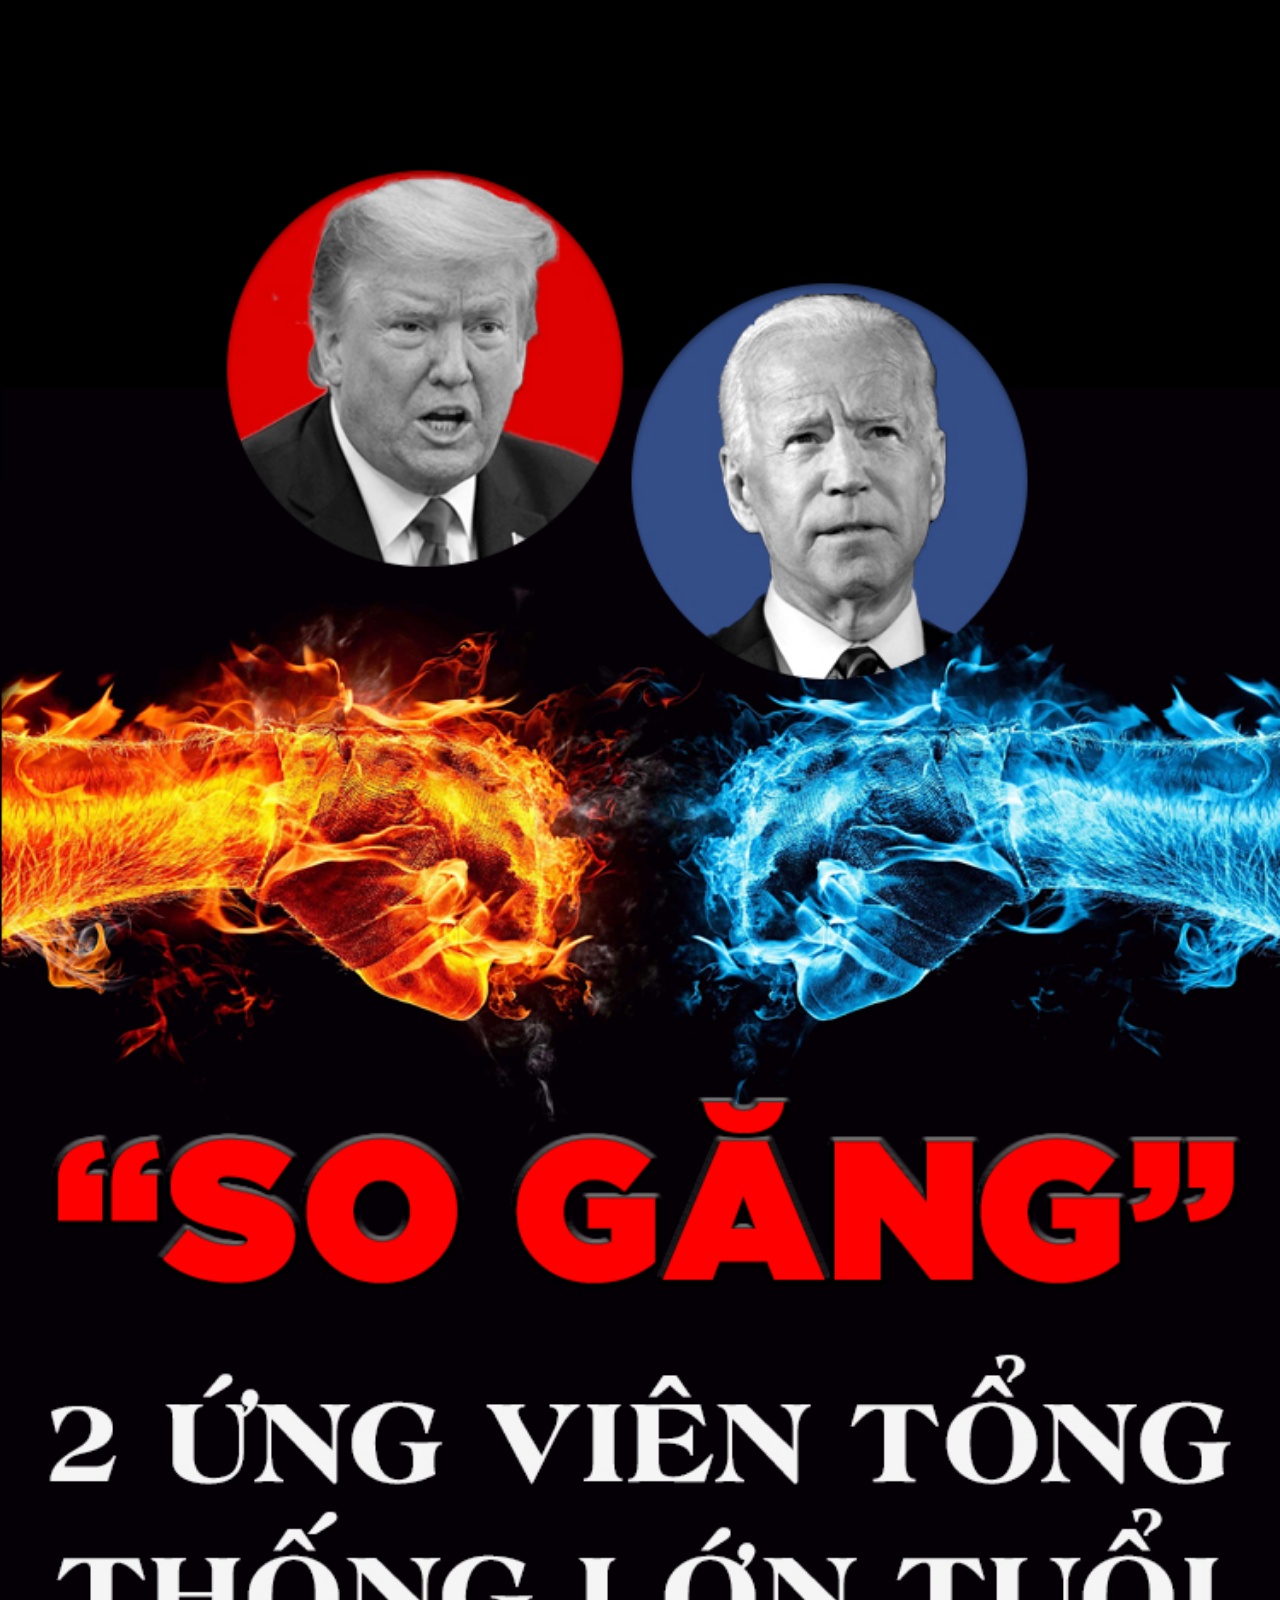
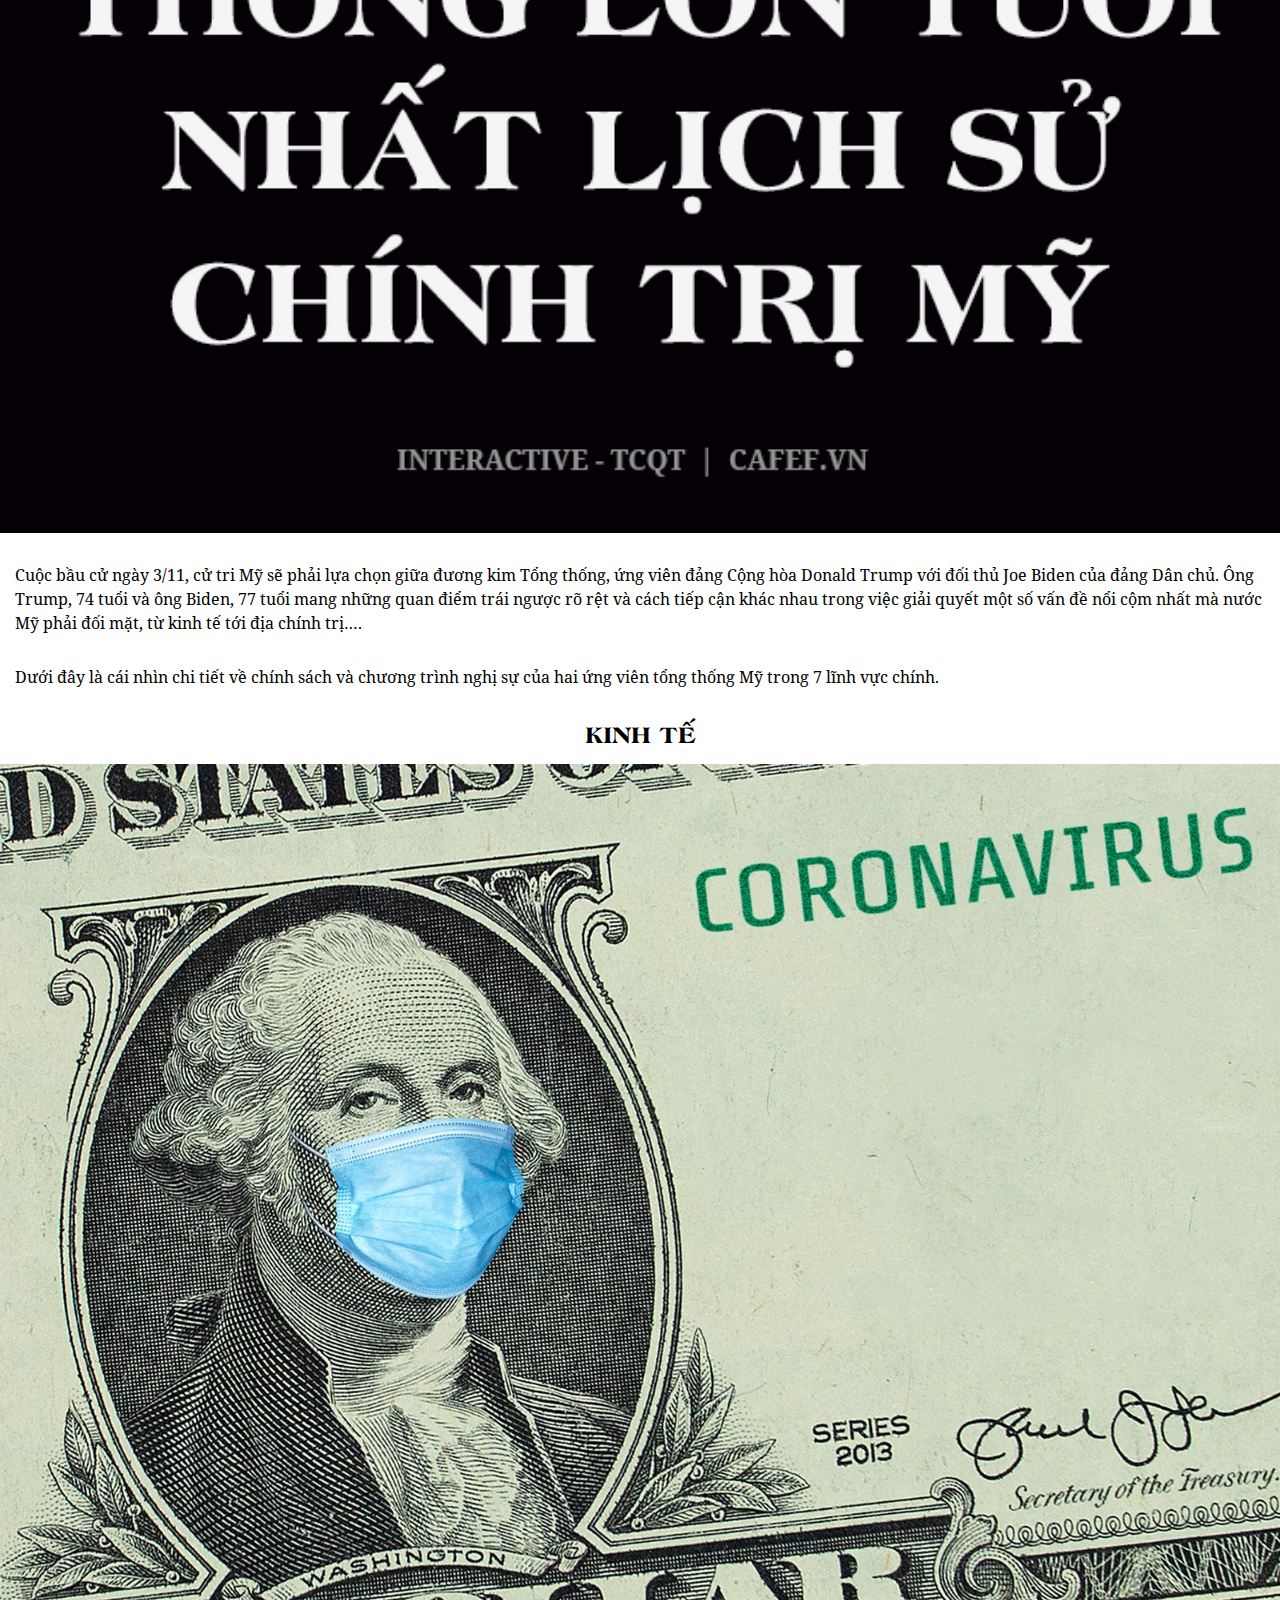
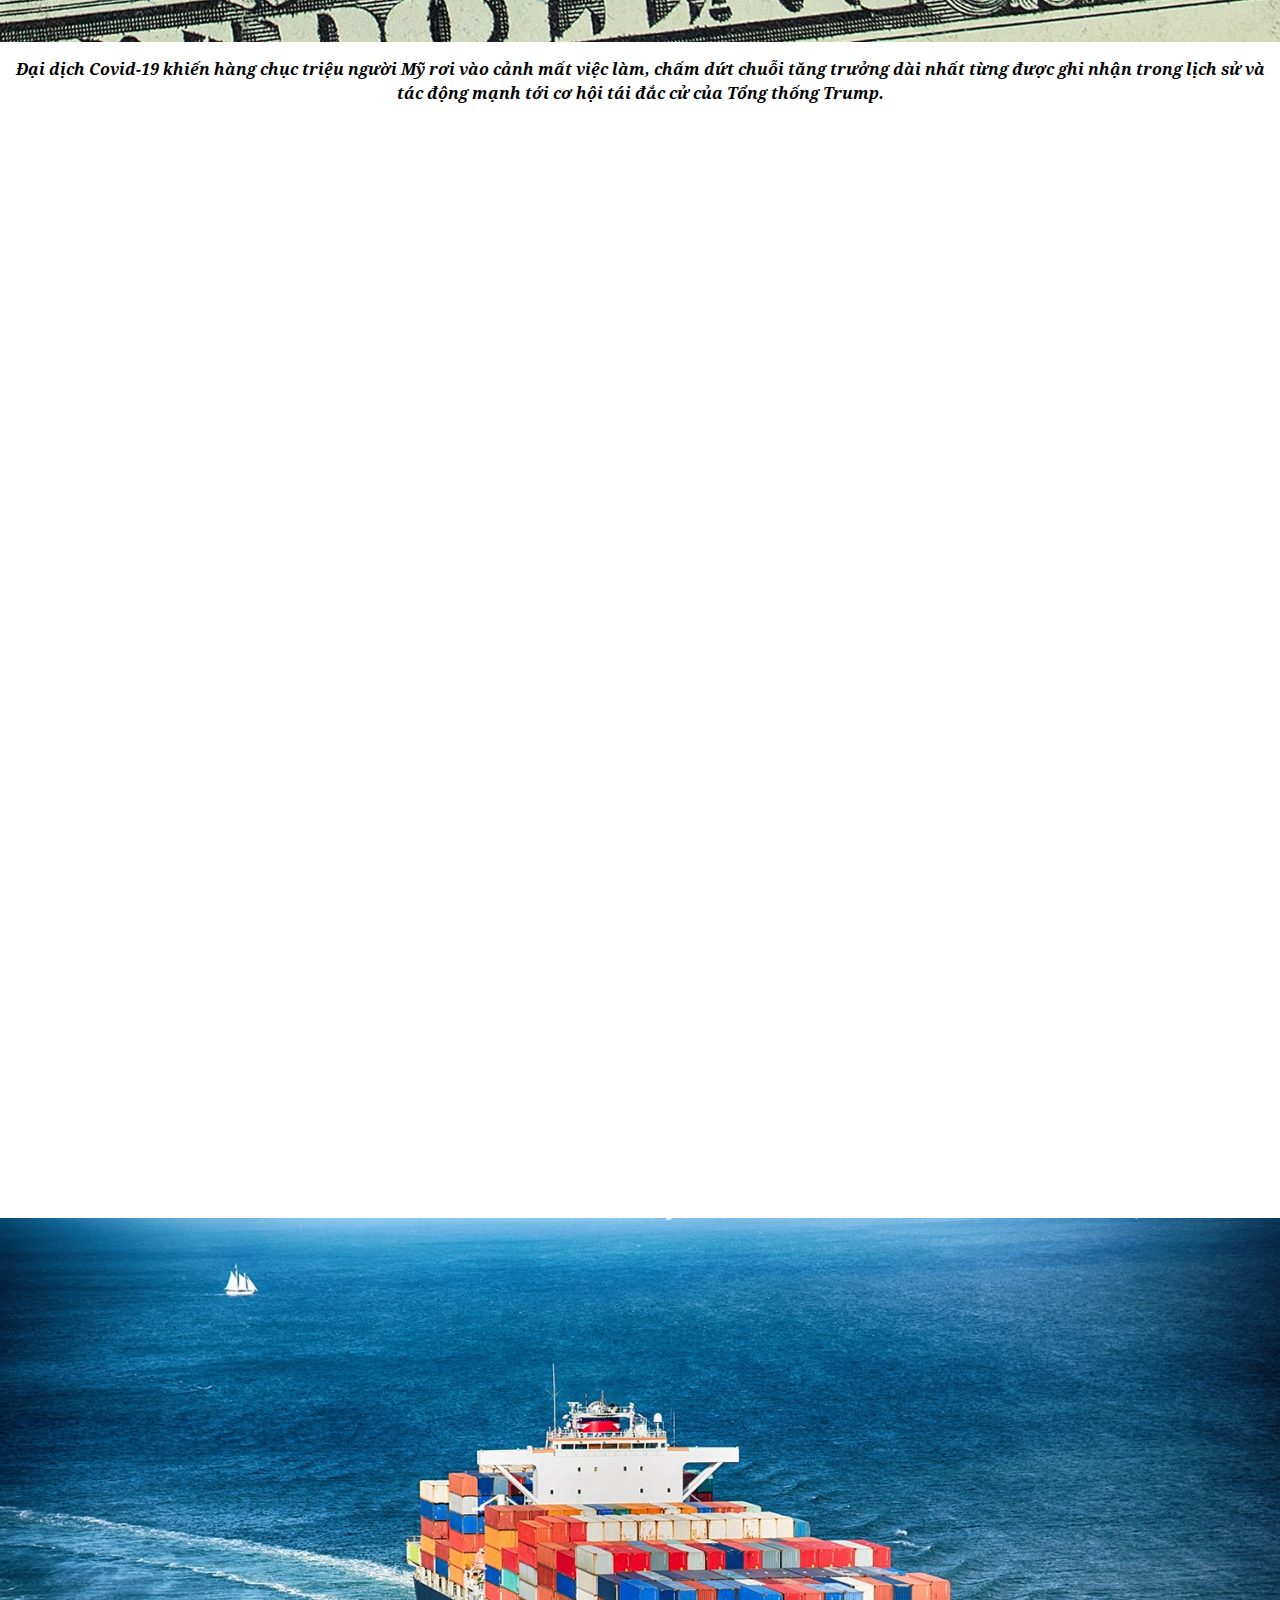
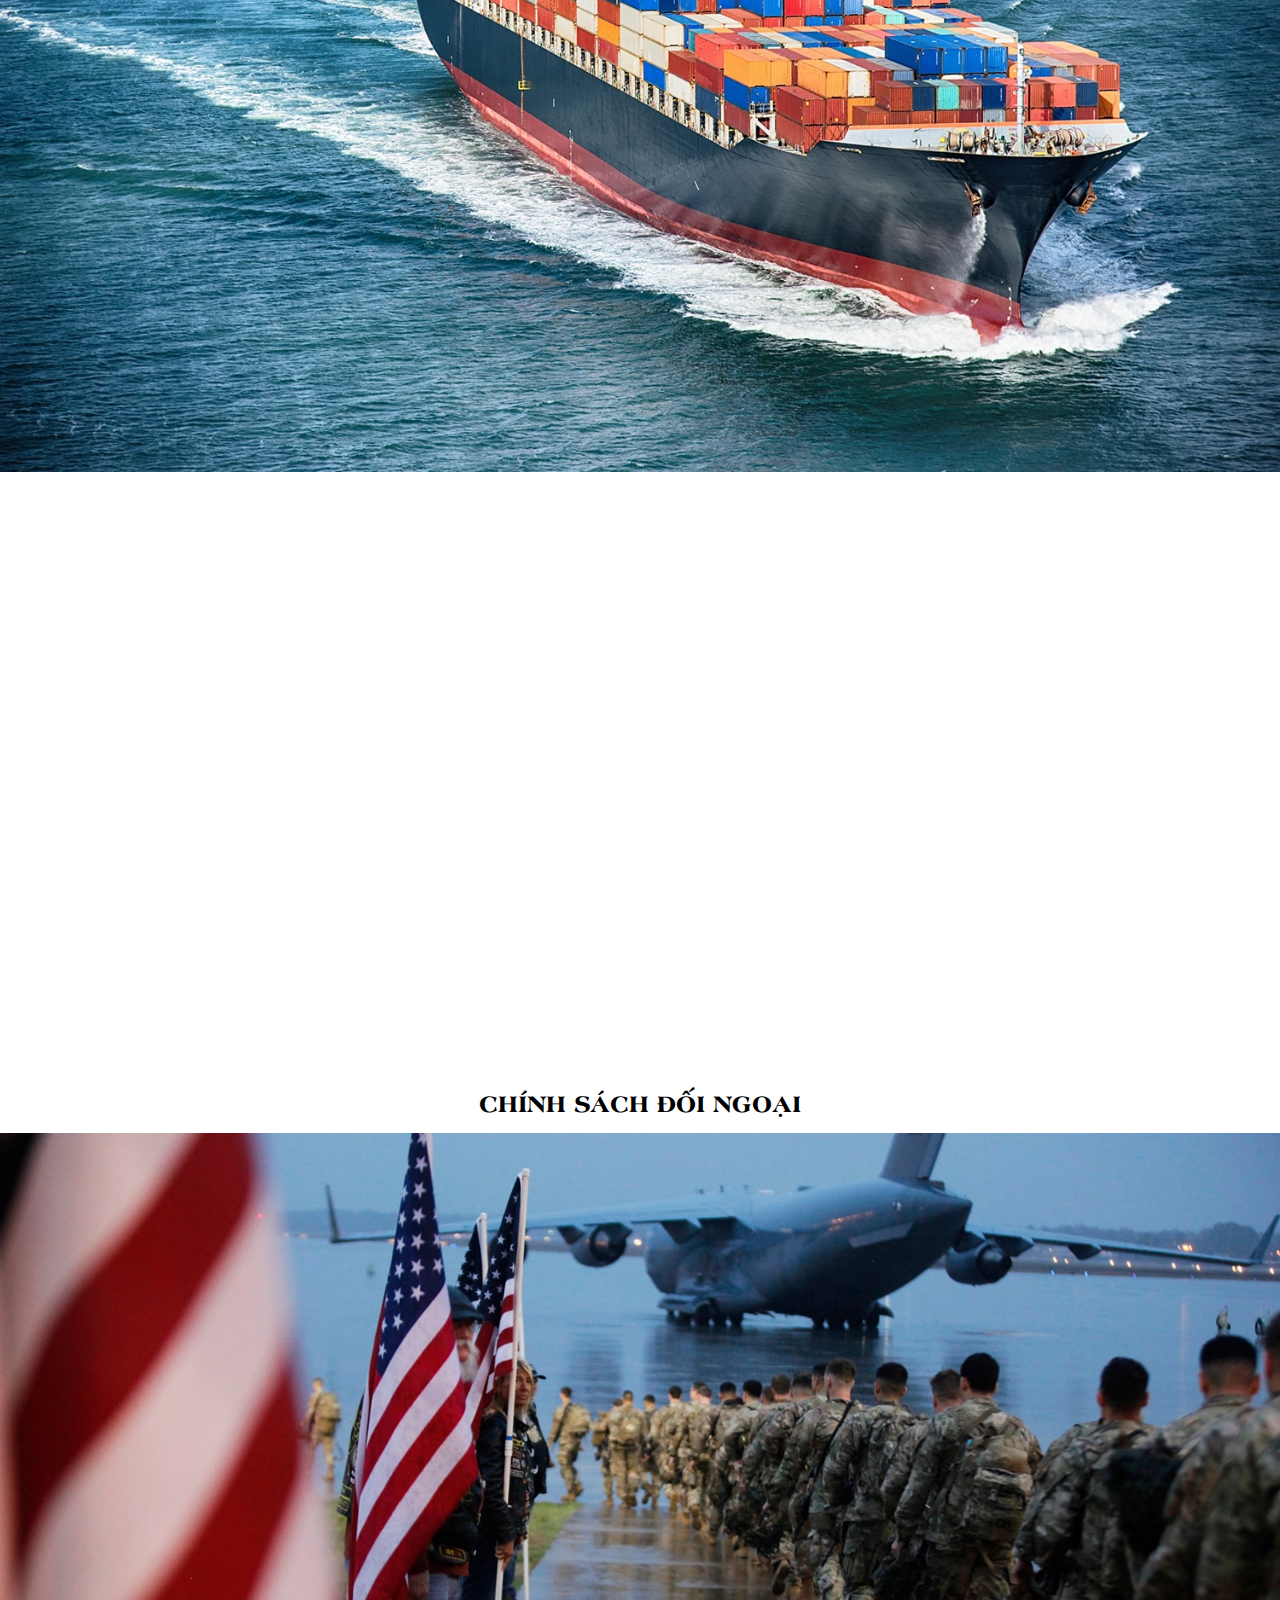
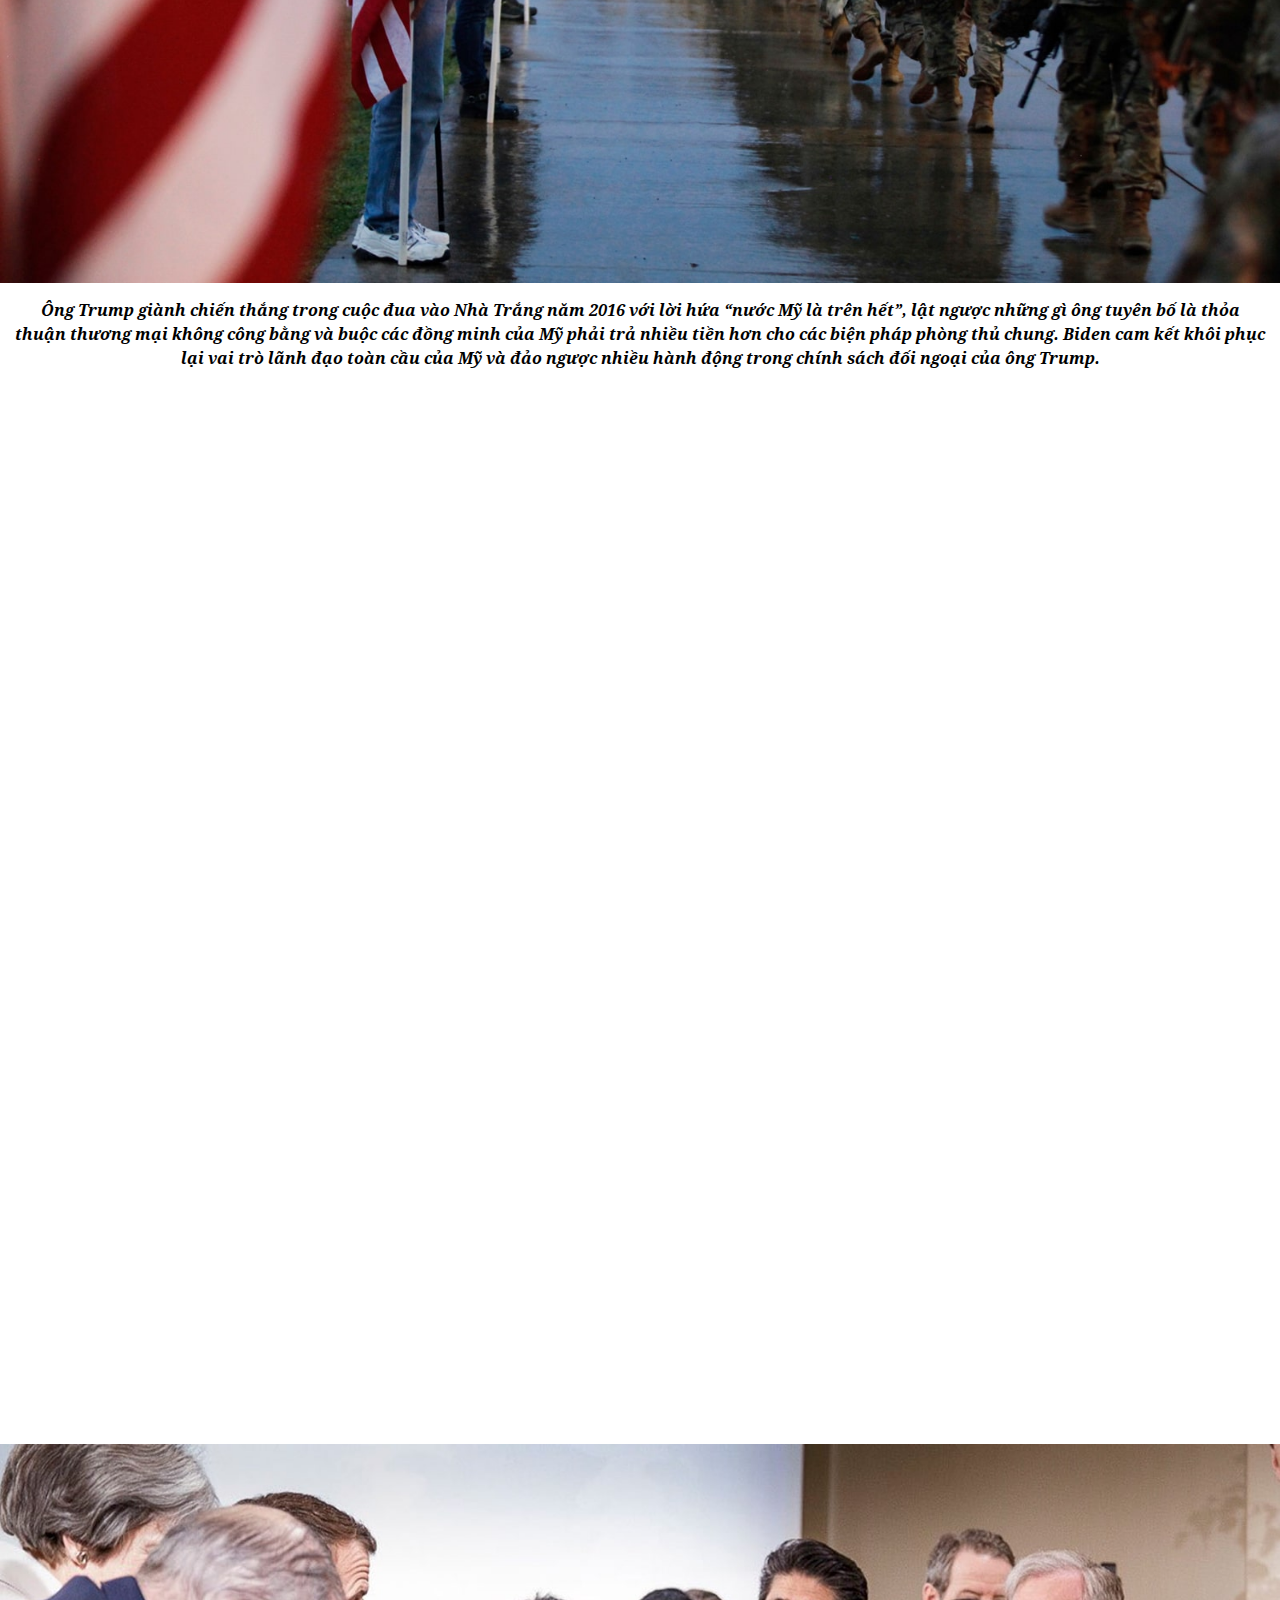
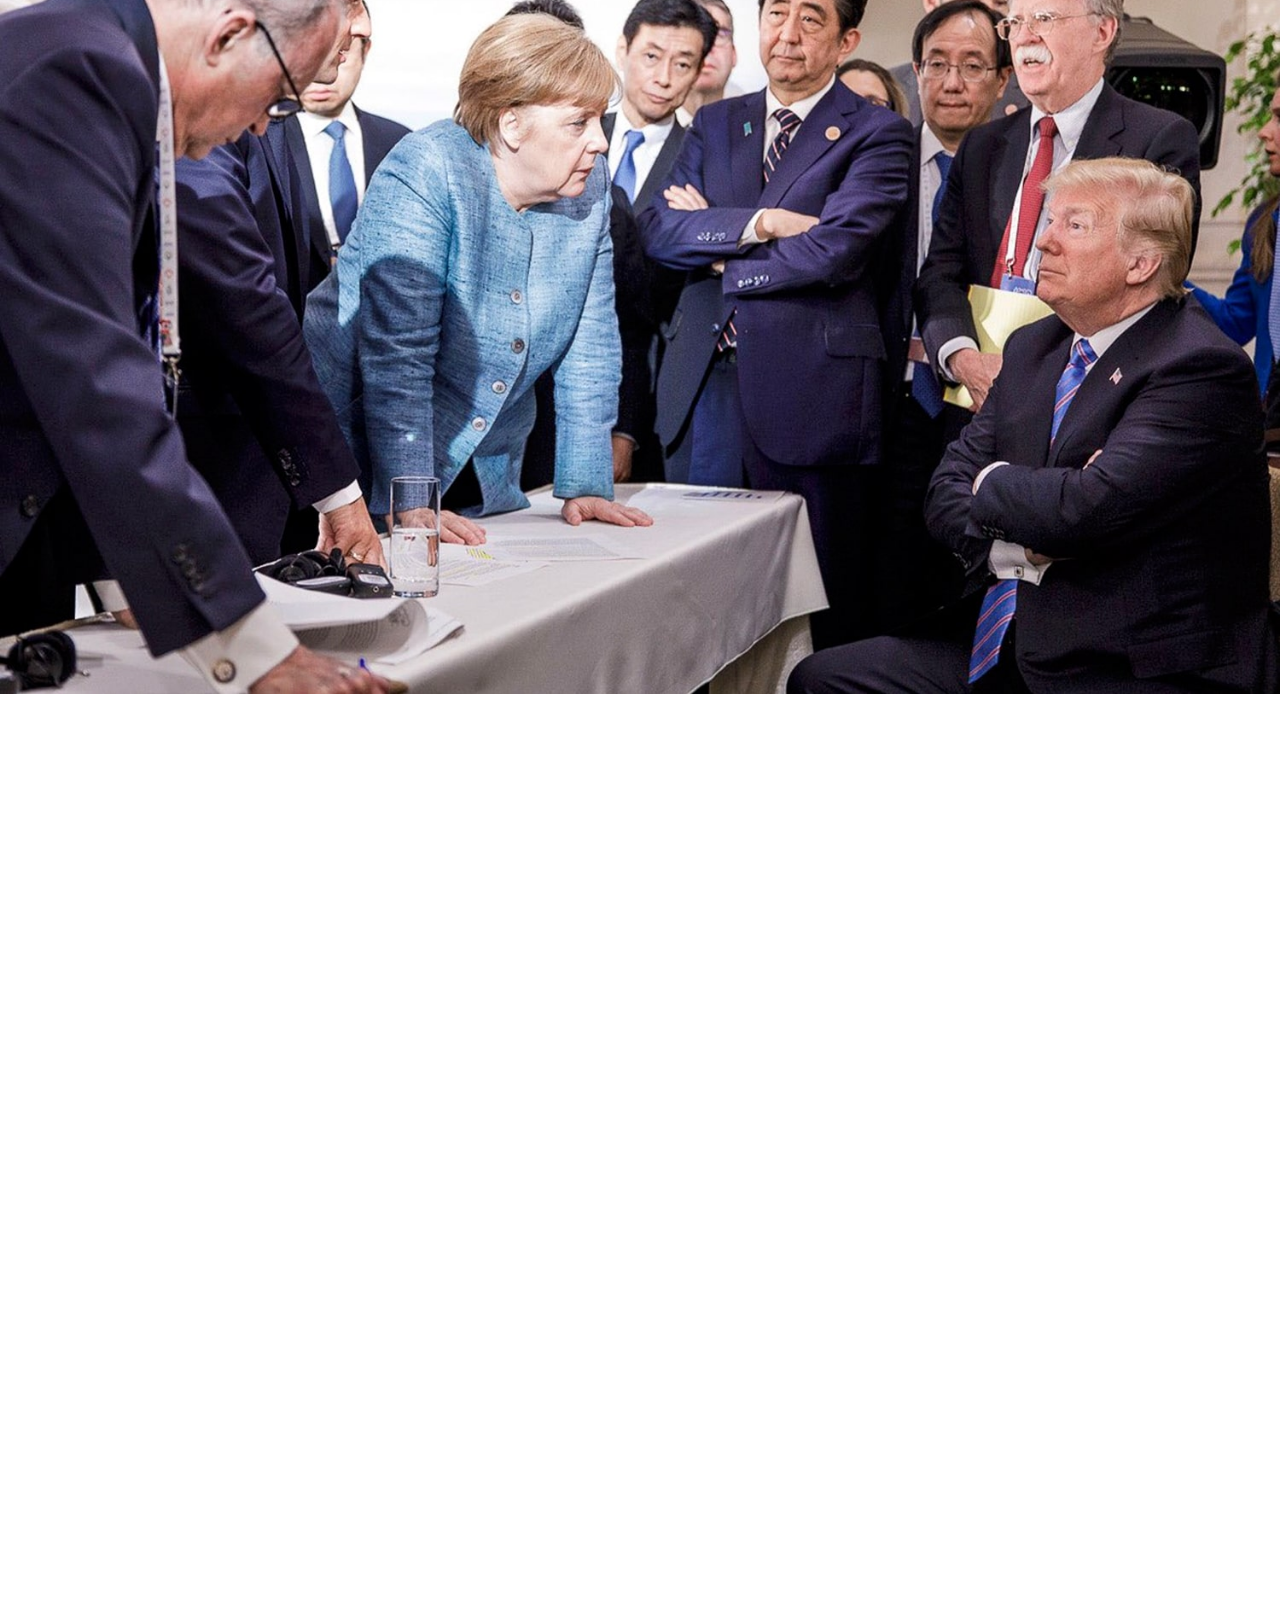
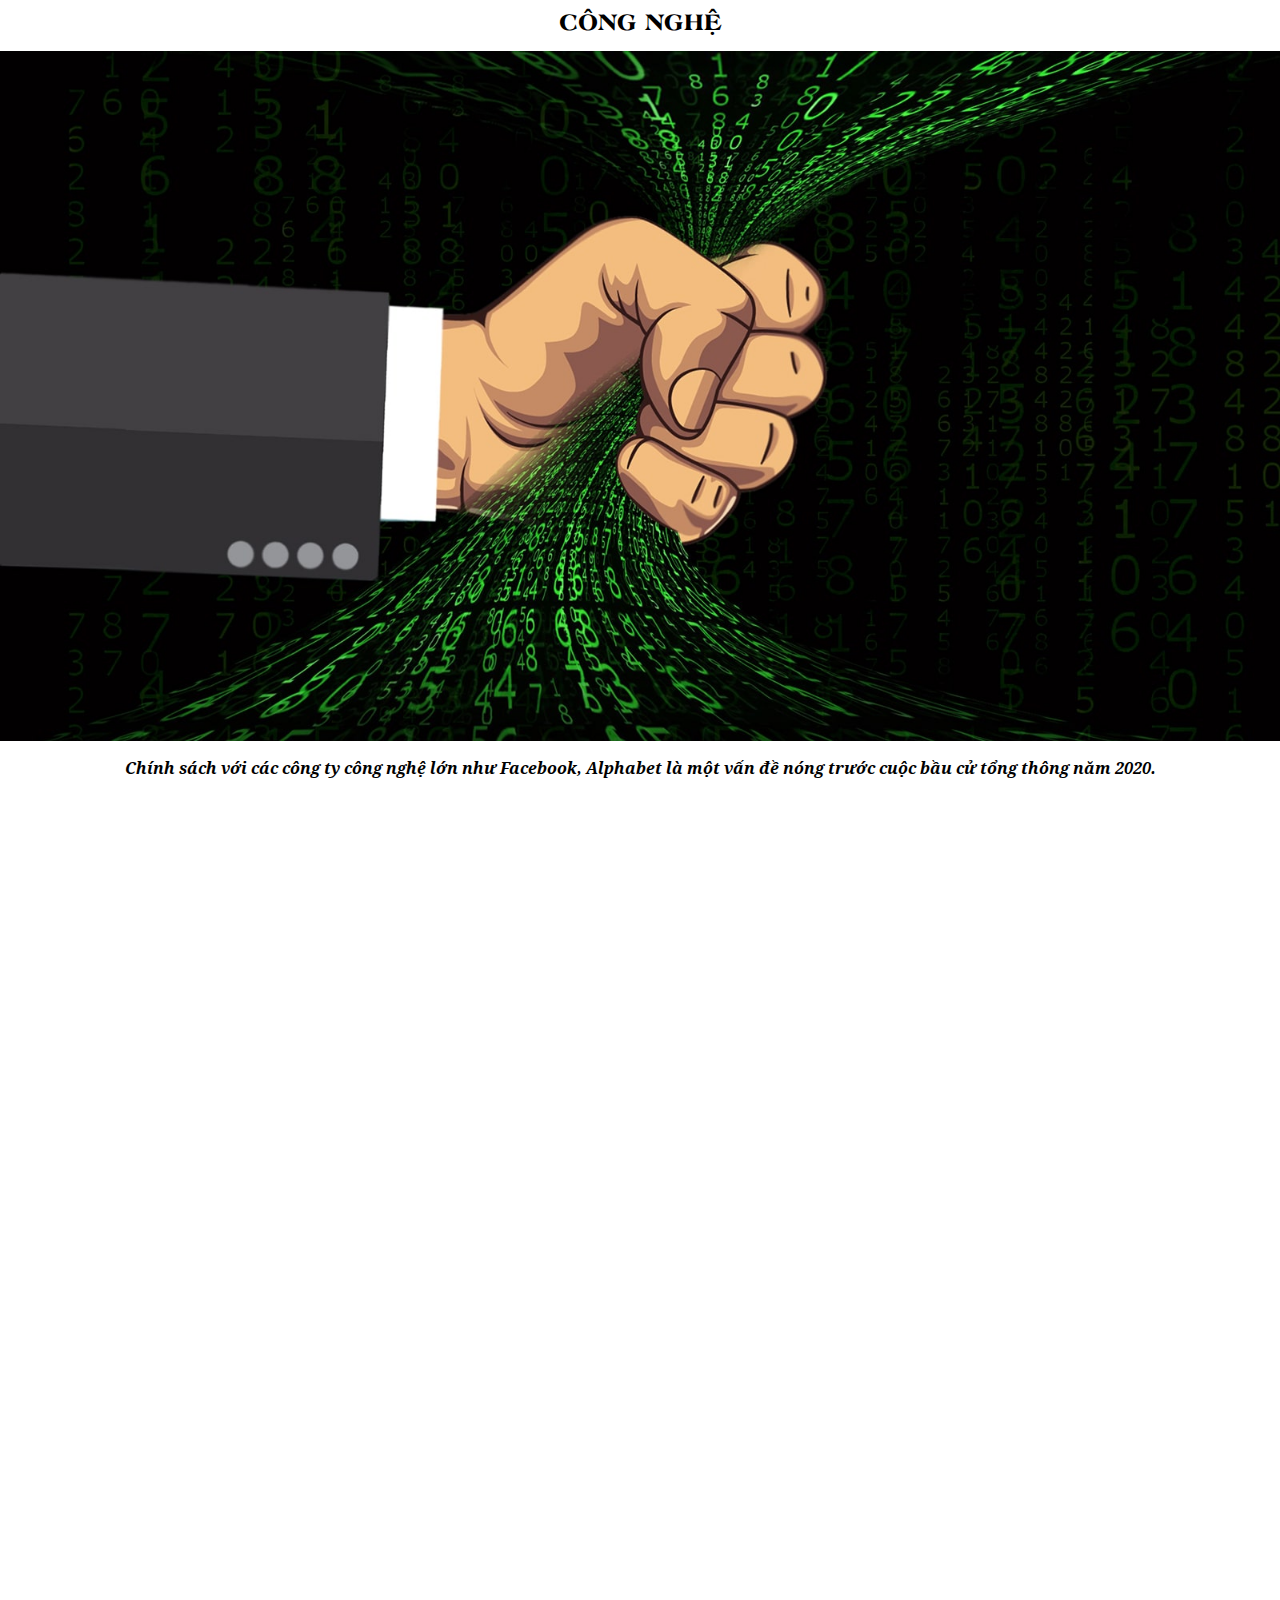
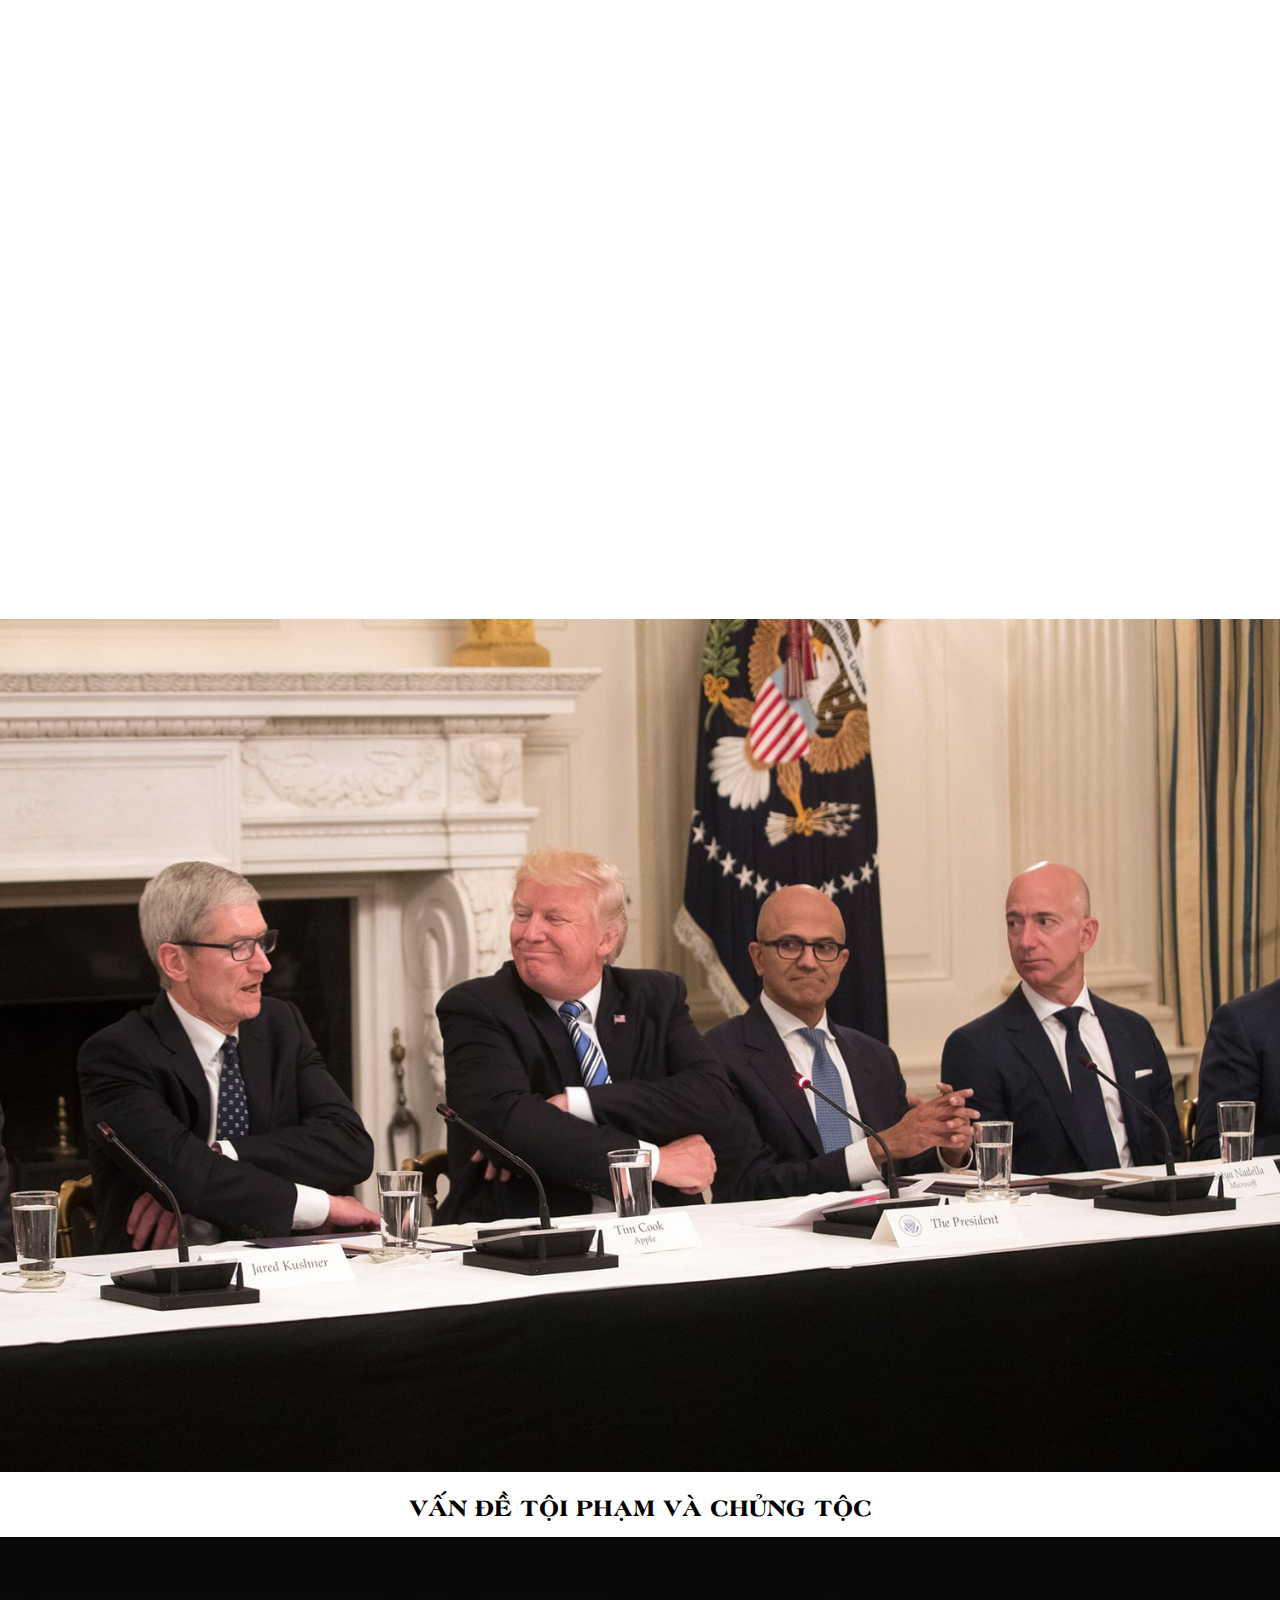
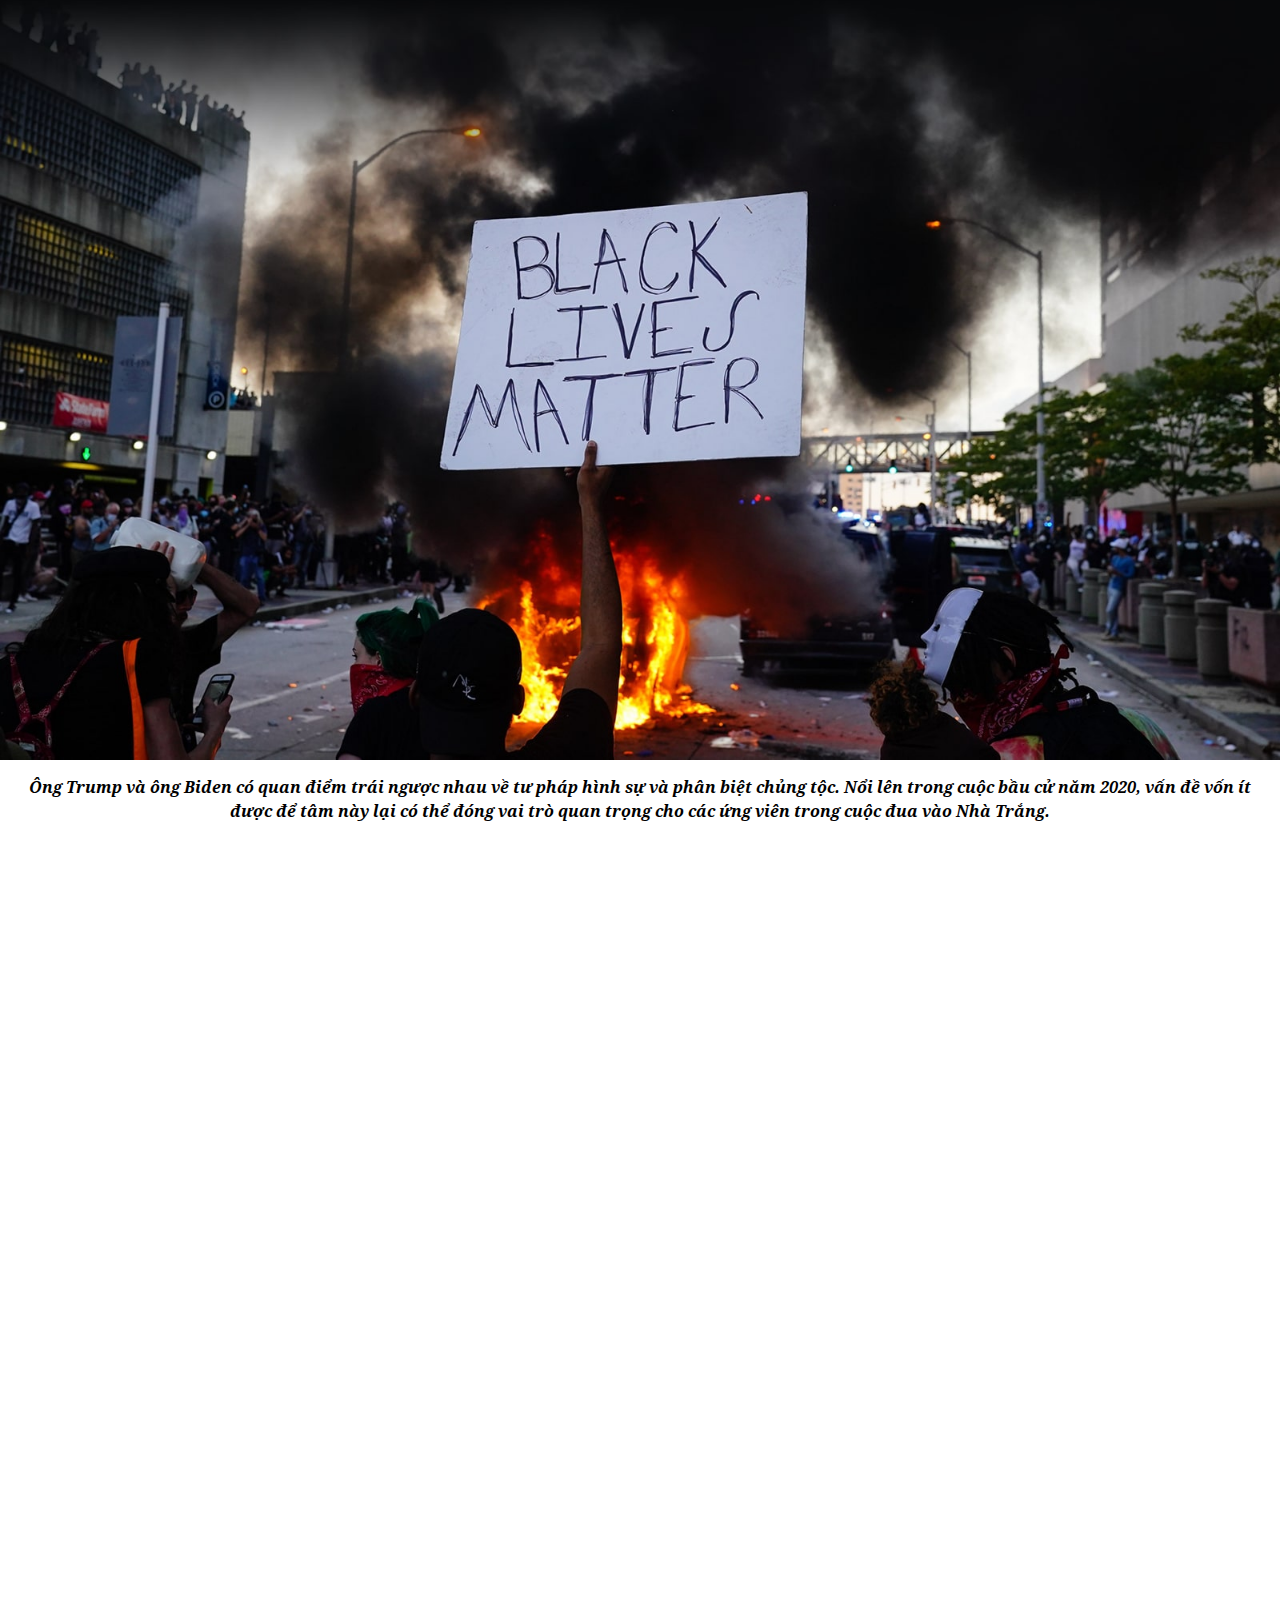
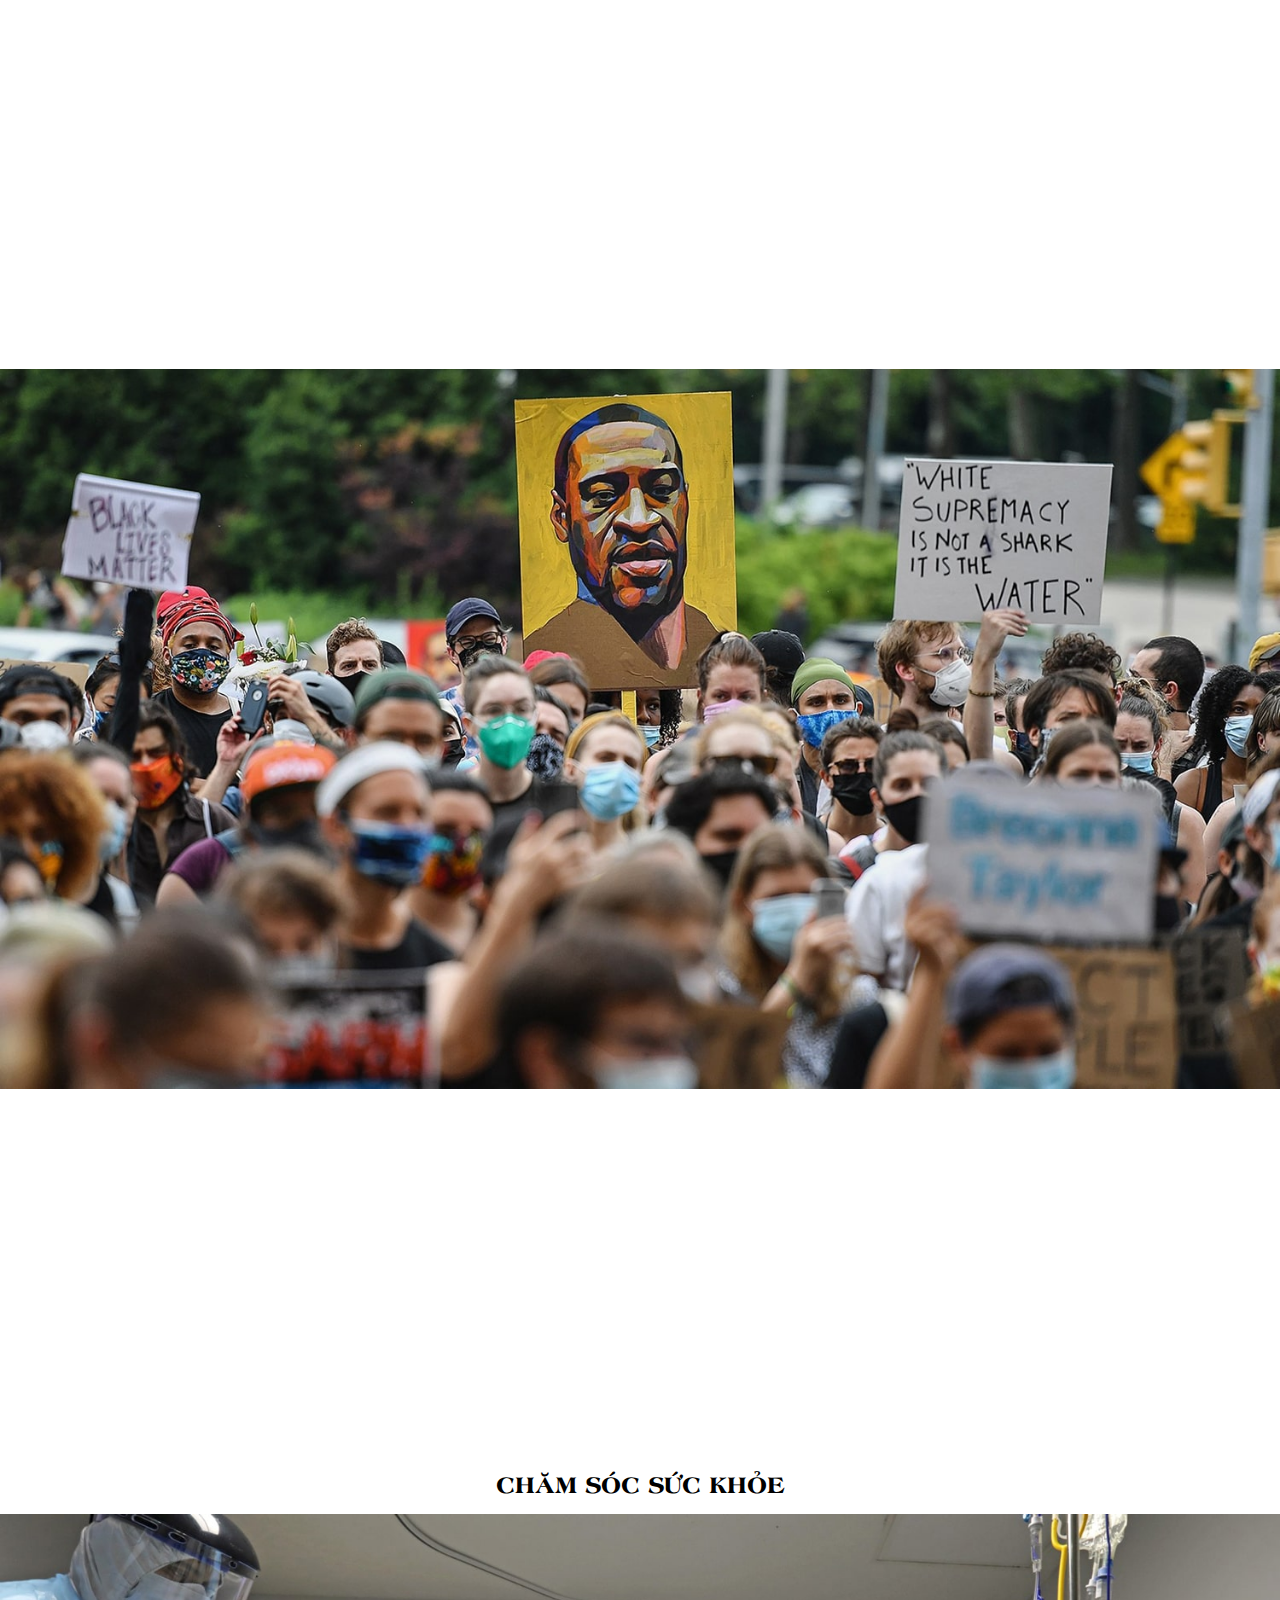
<file: mobile/index.html>
<!DOCTYPE html>
<html lang="en">
<head>
    <meta charset="UTF-8">
    <meta name="viewport" content="width=device-width, initial-scale=1.0">
    <title>"So găng" 2 ứng viên Tổng thống lớn tuổi nhất lịch sử chính trị Mỹ</title>
    <link rel="stylesheet" href="css/reset.css">
    <link rel="stylesheet" href="css/fonts.css">
    <link rel="stylesheet" href="css/animate.css">
    <link rel="stylesheet" href="css/styles.css">
    <script src="js/jquery-3.3.1.min.js"></script>
    <script src="js/wow.min.js"></script>
    <script>
        $(document).ready(function() {
            new WOW().init();
        })
    </script>
</head>
<body>
    <div class="emag-wrapper">
        <div class="emag-cover">
            <img src="images/cover.jpg" alt="">
        </div>

        <div class="emag-content">
            <p>Cuộc bầu cử ngày 3/11, cử tri Mỹ sẽ phải lựa chọn giữa đương kim Tổng thống, ứng viên đảng Cộng hòa Donald Trump với đối thủ Joe Biden của đảng Dân chủ. Ông Trump, 74 tuổi và ông Biden, 77 tuổi mang những quan điểm trái ngược rõ rệt và cách tiếp cận khác nhau trong việc giải quyết một số vấn đề nổi cộm nhất mà nước Mỹ phải đối mặt, từ kinh tế tới địa chính trị….</p>

            <p>Dưới đây là cái nhìn chi tiết về chính sách và chương trình nghị sự của hai ứng viên tổng thống Mỹ trong 7 lĩnh vực chính.</p>

            <p class="emag-lg-title">Kinh tế</p>

            <img src="images/cover-1.jpg" alt="" class="emag-img">

            <p class="emag-sapo">Đại dịch Covid-19 khiến hàng chục triệu người Mỹ rơi vào cảnh mất việc làm, chấm dứt chuỗi tăng trưởng dài nhất từng được ghi nhận trong lịch sử và tác động mạnh tới cơ hội tái đắc cử của Tổng thống Trump.</p>

            <p class="emag-title red wow zoomIn" data-wow-duration="0.3s" data-wow-delay="0.3s">Tái mở cửa nền kinh tế</p>

            <div class="trump wow fadeIn" data-wow-duration="0.3s" data-wow-delay="0.3s">
                <img src="images/trump.png" alt="">

                <p class="sub-title">Mở cửa càng nhanh càng tốt</p>

                <p>Thúc đẩy các bang mở cửa trở lại càng nhanh càng tốt mặc dù dịch bệnh hoành hành.</p>
            </div>

            <div class="biden wow fadeIn" data-wow-duration="0.3s" data-wow-delay="0.3s">
                <img src="images/biden.png" alt="">

                <p class="sub-title">Thận trọng</p>

                <p>Thận trọng trong việc mở cửa trở lại nền kinh tế khi chưa thể tăng cường các xét nghiệm Covid-19.</p>
            </div>

            <p class="emag-title blue wow zoomIn" data-wow-duration="0.3s" data-wow-delay="0.3s">Đưa nền kinh tế trở lại đúng hướng</p>

            <div class="trump wow fadeIn" data-wow-duration="0.3s" data-wow-delay="0.3s">
                <img src="images/trump.png" alt="">

                <p class="sub-title">Kích thích một lần</p>

                <p>Kể từ khi Covid-19 bùng lên, Tổng thống Trump đã ký luật hỗ trợ nền kinh tế với hàng nghìn tỷ USD viện trợ một lần cho các doanh nghiệp, cá nhân và các chính quyền địa phương.</p>

                <p>Để hỗ trợ các biện pháp kích thích này, ông Trump đưa ra nhiều giải pháp, bao gồm cả cắt giảm thuế.</p>
            </div>

            <div class="biden wow fadeIn" data-wow-duration="0.3s" data-wow-delay="0.3s">
                <img src="images/biden.png" alt="">

                <p class="sub-title">Chi thêm hàng nghìn tỷ USD</p>

                <p>Đề xuất chi hàng nghìn tỷ USD để tạo việc làm mới trong lĩnh vực năng lượng sạch, sản xuất và chăm sóc sức khỏe đồng thời giảm bớt bất bình đẳng kinh tế chủng tộc.</p>

                <p>Muốn Washington hỗ trợ nhiều hơn nữa cho các bang trong việc chi trả trợ cấp thất nghiệp và cho rằng các hộ gia đình cũng như chính quyền địa phương cần được hỗ trợ nhiều hơn nữa để vượt qua tình trạng đóng cửa.</p>
            </div>

            <p class="emag-title red wow zoomIn" data-wow-duration="0.3s" data-wow-delay="0.3s">Thuế và lương</p>

            <div class="trump wow fadeIn" data-wow-duration="0.3s" data-wow-delay="0.3s">
                <img src="images/trump.png" alt="">

                <p class="sub-title">Không tăng thuế</p>

                <p>Việc cắt giảm thuế năm 2017 là ví dụ cho cách tiếp cận của ông Trump trong việc kích thích tăng trưởng kinh tế. Việc cắt giảm thuế tiền lương sẽ tăng thu nhập của hầu hết những người Mỹ đang làm việc.</p>

                <p>Chiến dịch tranh cử của ông Trump đang công kích chính sách tăng thuế trong khi nền kinh tế chật vật phục hồi.</p>
            </div>

            <div class="biden wow fadeIn" data-wow-duration="0.3s" data-wow-delay="0.3s">
                <img src="images/biden.png" alt="">

                <p class="sub-title">Tăng lương tối thiểu</p>

                <p>Đưa ra những chỉ trích, cho rằng việc cắt giảm thuế năm 2017 của Chính quyền Trump là mang lại quá nhiều lợi ích cho những người giàu có và các tập đoàn.</p>

                <p>Cam kết đảo ngược một số quy định cắt giảm thuế năm 2017 của ông Trump bằng cách tăng thuế cận biên đối với người có thu nhập cao nhất về mức 39,6% so với 37% như hiện nay.</p>

                <p>Hỗ trợ nâng mức lương tối thiểu quốc gia lên 15 USD/giờ từ mức 7,25 USD/giờ và gia tăng các khoản miễn thuế cho người lao động có thu nhập thấp hơn.</p>
            </div>

            <p class="emag-title blue wow zoomIn" data-wow-duration="0.3s" data-wow-delay="0.3s">Thương mại</p>

            <img src="images/img-1.jpg" alt="" class="emag-image">

            <div class="trump wow fadeIn" data-wow-duration="0.3s" data-wow-delay="0.3s">
                <img src="images/trump.png" alt="">

                <p class="sub-title">Thúc đẩy sản xuất trong nước</p>

                <p>Một trong những vấn đề cốt lõi được ông Trump nhắc tới khi chạy đua vào Nhà Trắng năm 2016 là thúc đẩy sản xuất ở chính nước Mỹ.</p>

                <p>Cho rằng những khó khăn của Mỹ trong việc mua các trang thiết bị y tế cần thiết giữa đại dịch là lý do để khuyến khích các công ty Mỹ không đi ra bên ngoài.</p>
            </div>

            <div class="biden wow fadeIn" data-wow-duration="0.3s" data-wow-delay="0.3s">
                <img src="images/biden.png" alt="">

                <p class="sub-title">Thúc đẩy sản xuất trong nước</p>

                <p>Đề xuất kế hoạch sản xuất tại Mỹ của riêng mình vào tháng 7, ông Biden cam kết chi 700 tỷ USD cho các sản phẩm mà Mỹ nghiên cứu và sản xuất. Theo ông Biden, kế hoạch này có thể mang đến 5 triệu việc làm hoặc ít nhất là người lao động có thêm tiền lương trong đợt đại dịch chết người.</p>

                <p>Chỉ trích cuộc chiến thuế quan của ông Trump với Trung Quốc là có hại cho người tiêu dùng và nông dân Mỹ.</p>

                <p>Bỏ phiếu cho Hiệp định Thương mại Tự do Bắc Mỹ (NAFTA) khi còn là Thượng nghị sĩ.</p>
            </div>

            <p class="emag-title red wow zoomIn" data-wow-duration="0.3s" data-wow-delay="0.3s">Đầu tư xanh</p>

            <div class="trump wow fadeIn" data-wow-duration="0.3s" data-wow-delay="0.3s">
                <img src="images/trump.png" alt="">

                <p class="sub-title">Không đề cao</p>

                <p>Ông Trump cũng ủng hộ chi tiêu nhiều hơn cho đường xá, cầu và sân bay của Mỹ nhưng không tỏ ra mặn mà với đầu tư “xanh”.</p>
            </div>

            <div class="biden wow fadeIn" data-wow-duration="0.3s" data-wow-delay="0.3s">
                <img src="images/biden.png" alt="">

                <p class="sub-title">2.000 tỷ USD cho 4 năm</p>

                <p>Ông Biden tuyên bố sẽ chi 2.000 tỷ USD trong 4 năm để cải tiến cơ sở hạ tầng, xây dựng hệ thống vận tải công cộng không khí thải, xây dựng những ngôi nhà bền vững và tạo việc làm trong lĩnh vực năng lượng sạch.</p>
            </div>

            <p class="emag-lg-title">Chính sách đối ngoại</p>

            <img src="images/cover-6.jpg" alt="" class="emag-img">

            <p class="emag-sapo">Ông Trump giành chiến thắng trong cuộc đua vào Nhà Trắng năm 2016 với lời hứa “nước Mỹ là trên hết”, lật ngược những gì ông tuyên bố là thỏa thuận thương mại không công bằng và buộc các đồng minh của Mỹ phải trả nhiều tiền hơn cho các biện pháp phòng thủ chung. Biden cam kết khôi phục lại vai trò lãnh đạo toàn cầu của Mỹ và đảo ngược nhiều hành động trong chính sách đối ngoại của ông Trump.</p>

            <p class="emag-title red wow zoomIn" data-wow-duration="0.3s" data-wow-delay="0.3s">Quan hệ Mỹ - Trung</p>

            <div class="trump wow fadeIn" data-wow-duration="0.3s" data-wow-delay="0.3s">
                <img src="images/trump.png" alt="">

                <p class="sub-title">Cứng rắn với Bắc Kinh</p>

                <p>Khơi mào cuộc chiến thương mại với Trung Quốc trước khi đạt thỏa thuận giai đoạn 1 vào tháng Giêng, ông Trump đã đóng cánh cửa đàm phán giai đoạn 2 vì “không hài lòng với cách Bắc Kinh xử lý đại dịch”.</p>

                <p>Vào tháng 7, ông Trump đã ban hành một lệnh hành pháp, chấm dứt đối xử thương mại đặc biệt với Đặc khu hành chính Hồng Kông sau khi Bắc Kinh áp đặt luật An ninh Quốc gia đối với thuộc địa cũ của Anh. Ông Trump cũng đột ngột yêu cầu Trung Quốc đóng cửa Tổng lãnh sự quán ở Houston vì cáo buộc làm gián điệp.</p>
            </div>

            <div class="biden wow fadeIn" data-wow-duration="0.3s" data-wow-delay="0.3s">
                <img src="images/biden.png" alt="">

                <p class="sub-title">Áp lực toàn cầu lên Trung Quốc</p>

                <p>Ông Biden gọi cách ông Trump xử lý đại dịch Covid-19 ở Mỹ là một sai lầm lịch sử. Ngoài ra, ông Biden cũng cho rằng Trung Quốc thích một Chính quyền Trump hỗn loạn, xa lánh các đồng minh và từ bỏ vai trò lãnh đạo toàn cầu của Mỹ.</p>

                <p>Ông Biden tuyên bố sẽ sửa chữa những điều này bằng cách gây áp lực đa phương lên Trung Quốc thông qua các mối quan hệ mới với các đồng minh của Mỹ.</p>
            </div>

            <p class="emag-title blue wow zoomIn" data-wow-duration="0.3s" data-wow-delay="0.3s">Duy trì quân đội Mỹ ở Trung Đông</p>

            <div class="trump wow fadeIn" data-wow-duration="0.3s" data-wow-delay="0.3s">
                <img src="images/trump.png" alt="">

                <p class="sub-title">Không nhất quán</p>

                <p>Ông Trump đặt câu hỏi về lợi ích của Mỹ khi can thiệp quân sự ở Trung Đông, đặc biệt là cuộc xâm lược Iraq năm 2003.</p>

                <p>Tuy nhiên, ông Trump đã gửi thêm quân tới khu vực sau khi rút quân, động thái làm gia tăng căng thẳng với Iran. Ông Trump là người ra lệnh không kích sát hại tướng Qassem Soleimani và bị Iran đáp trả bằng tên lửa hành trình.</p>
            </div>

            <div class="biden wow fadeIn" data-wow-duration="0.3s" data-wow-delay="0.3s">
                <img src="images/biden.png" alt="">

                <p class="sub-title">Có nhưng thu hẹp dần</p>

                <p>Đề xuất giảm sự hiện diện của quân đội Mỹ trong khu vực.</p>

                <p>Vào tháng 1, sau khi lực lượng ủy nhiệm của Iran và quân đội Mỹ đụng độ ở Iraq, ông Trump đã ra lệnh tấn công sát hại chỉ huy quyền lực Qassem Soleimani của Iran. Ông Biden nói rằng cuộc tấn công đưa Mỹ và Iran vào nguy cơ đụng độ.</p>

                <p>Ông Biden cũng muốn chấm dứt sự ủng hộ của Mỹ với cuộc chiến mà Ả rập Xê út dẫn đầu ở Yemen.</p>
            </div>

            <p class="emag-title red wow zoomIn" data-wow-duration="0.3s" data-wow-delay="0.3s">Tiếp tục thỏa thuận hạt nhân Iran</p>

            <div class="trump wow fadeIn" data-wow-duration="0.3s" data-wow-delay="0.3s">
                <img src="images/trump.png" alt="">

                <p class="sub-title">Không</p>

                <p>Ông Trump đưa Mỹ khỏi thỏa thuận hạt nhân với Iran, một thành tựu của Chính quyền Obama. </p>
            </div>

            <div class="biden wow fadeIn" data-wow-duration="0.3s" data-wow-delay="0.3s">
                <img src="images/biden.png" alt="">

                <p class="sub-title">Có nhưng đi kèm điều kiện</p>

                <p>Ông Biden tuyên bố sẽ đối phó với Iran thông qua ngoại giao và tái gia nhập thỏa thuận hạt nhân với nhà nước Cộng hòa Hồi giáo chỉ khi Tehran tuân thủ các hạn chế với chương trình hạt nhân của mình.</p>
            </div>

            <img src="images/img-6.jpg" alt="" class="emag-image">

            <p class="emag-title blue wow zoomIn" data-wow-duration="0.3s" data-wow-delay="0.3s">Afghanistan</p>

            <div class="trump wow fadeIn" data-wow-duration="0.3s" data-wow-delay="0.3s">
                <img src="images/trump.png" alt="">

                <p class="sub-title">Rút toàn bộ quân</p>

                <p>Ông Trump tuyên bố muốn rút toàn bộ quân Mỹ khỏi Afghanistan để chấm dứt cuộc chiến dài nhất của Mỹ. Tuy nhiên, ông Trump chưa ấn định ngày.</p>
            </div>

            <div class="biden wow fadeIn" data-wow-duration="0.3s" data-wow-delay="0.3s">
                <img src="images/biden.png" alt="">

                <p class="sub-title">Đưa quân về nhà</p>

                <p>Ông Biden tuyên bố sẽ đưa phần lớn quân đội Mỹ từ Afghanistan về nước và thu hẹp các hoạt động vào chống khủng bố.</p>
            </div>

            <p class="emag-title red wow zoomIn" data-wow-duration="0.3s" data-wow-delay="0.3s">Gặp gỡ lãnh đạo Triều Tiên</p>

            <div class="trump wow fadeIn" data-wow-duration="0.3s" data-wow-delay="0.3s">
                <img src="images/trump.png" alt="">

                <p class="sub-title">Có</p>

                <p>Ông Trump đã gặp nhà lãnh đạo Triều Tiên Kim Jong Un 3 lần vào năm 2018 và 2019 nhưng những nỗ lực để Triều Tiên từ bỏ vũ khí hạt nhân của Chính quyền Trump vẫn đang bị đình trệ.</p>
            </div>

            <div class="biden wow fadeIn" data-wow-duration="0.3s" data-wow-delay="0.3s">
                <img src="images/biden.png" alt="">

                <p class="sub-title">Không, trừ khi các điều kiện tiên quyết được đáp ứng</p>

                <p>Ông Biden đã cáo buộc ông Trump từ bỏ những đòn bảy của Mỹ với vấn đề Triều Tiên để đổi lại rất ít thành tựu. Ông Biden tuyên bố sẽ không gặp ông Kim Jong Un nếu không có những điều kiện tiên quyết.</p>
            </div>

            <p class="emag-title blue wow zoomIn" data-wow-duration="0.3s" data-wow-delay="0.3s">Quan hệ đồng minh</p>

            <div class="trump wow fadeIn" data-wow-duration="0.3s" data-wow-delay="0.3s">
                <img src="images/trump.png" alt="">

                <p class="sub-title">Thờ ơ lạnh nhạt</p>

                <p>Ông Trump đã khiến NATO và các đồng minh khác của mình tức giận. Ông Trump cũng từ chối những chỉ trích nhằm vào Tổng thống Nga Vladimir Putin ngay cả khi các quan chức tình báo Mỹ kết luận Nga can thiệp vào cuộc bầu cử Tổng thống Mỹ năm 2016.</p>

                <p>Vào tháng 6, ông Trump tuyên bố sẽ giảm số lượng quân Mỹ ở Đức xuống 9.500 người. Các trợ lý chiến dịch của ông Biden tuyên bố ông sẽ xem xét lại vấn đề này khi đắc cử.</p>
            </div>

            <div class="biden wow fadeIn" data-wow-duration="0.3s" data-wow-delay="0.3s">
                <img src="images/biden.png" alt="">

                <p class="sub-title">Nhiệt tình vun đắp</p>

                <p>Ông Biden tuyên bố những đồng minh như NATO sẽ giúp Mỹ gỡ gạc lại những sự hủy hoại của ông Trump với vai trò lãnh đạo toàn cầu cũng như uy tín của nước Mỹ.</p>

                <p>Ông Biden cũng cảnh báo Nga, Trung Quốc và những nước đang cố can thiệp bầu cử Tổng thống Mỹ phải đối mặt với những hậu quả nghiêm trọng nếu ông được bầu.</p>
            </div>

            <p class="emag-lg-title">Công nghệ</p>

            <img src="images/cover-7.jpg" alt="" class="emag-img">

            <p class="emag-sapo">Chính sách với các công ty công nghệ lớn như Facebook, Alphabet là một vấn đề nóng trước cuộc bầu cử tổng thông năm 2020.</p>

            <p class="emag-title red wow zoomIn" data-wow-duration="0.3s" data-wow-delay="0.3s">Các ông lớn công nghệ Mỹ</p>

            <div class="trump wow fadeIn" data-wow-duration="0.3s" data-wow-delay="0.3s">
                <img src="images/trump.png" alt="">

                <p class="sub-title">Chỉ trích người này, ủng hộ người kia</p>

                <p>Ông Trump có một mối quan hệ phức tạp với các công ty công nghệ. Ông thường xuyên chỉ trích Amazon và CEO Jeff Bezos của nó nhưng lại gặp Tim Cook của Apple.</p>

                <p>Chính quyền Trump đang tiến hành một cuộc điều tra chống độc quyền trên phạm vi rộng với các công ty công nghệ lớn nhưng cả ông và ông Biden đều đã ngừng kêu gọi phá bỏ những công ty này.</p>
            </div>

            <div class="biden wow fadeIn" data-wow-duration="0.3s" data-wow-delay="0.3s">
                <img src="images/biden.png" alt="">

                <p class="sub-title">Đưa các gã khổng lồ vào tầm ngắm</p>

                <p>Ông Biden, người từng là Phó tổng thống dưới Chính quyền Obama, khá thân thiện với Thung lũng Silicon. Tuy nhiên, ông gần đây đã chỉ trích Facebook và những gã khổng lồ công nghệ khác trong chiến dịch tranh cử của mình và đề xuất mức phí liên bang tối thiểu nhằm vào các công ty như Amazon.</p>

                <p>Ông Biden nói rằng phá bỏ những thứ như Facebook là “điều mà chúng ta nên xem xét kỹ lưỡng”.</p>
            </div>

            <p class="emag-title blue wow zoomIn" data-wow-duration="0.3s" data-wow-delay="0.3s">Điều chỉnh mạng xã hội</p>

            <div class="trump wow fadeIn" data-wow-duration="0.3s" data-wow-delay="0.3s">
                <img src="images/trump.png" alt="">

                <p class="sub-title">Ủng hộ</p>

                <p>Ông Trump, người chiến thắng năm 2016 với sự giúp đỡ mạnh mẽ của các nền tảng số, từ lâu đã cáo buộc các công ty này kiểm duyệt chống lại những người bảo thủ dù không đưa ra bằng chứng.</p>

                <p>Sau khi bị Twitter dán nhãn không tin cậy trong các dòng thông điệp của mình lần đầu hồi tháng 5, ông Trump đã ký một quy định hành pháp giám sát sự kiểm duyệt của các công ty công nghệ. Ông Trump cũng muốn bỏ mục 230 trong Đạo luật Chuẩn mực giao tiếp như ông Biden.</p>
            </div>

            <div class="biden wow fadeIn" data-wow-duration="0.3s" data-wow-delay="0.3s">
                <img src="images/biden.png" alt="">

                <p class="sub-title">Ủng hộ</p>

                <p>Ông Biden, người có xung đột với Facebook về các chính sách của họ về quảng cáo và thao túng chính trị, là ứng viên Tổng thống Dân chủ duy nhất kêu gọi thu hồi Mục 230 của Đạo luật Chuẩn mực giao tiếp, một luật quan trọng góp phần giúp các nền tảng trực tuyến như Facebook và Twitter không phải chịu trách nhiệm pháp lý với các bài viết mà người dùng đăng tải trên nền tảng của mình.</p>

                <p>Ông Biden gần đây kêu gọi Facebook kiểm tra sự thực trong các quảng cáo của các chính trị gia.</p>
            </div>

            <p class="emag-title red wow zoomIn" data-wow-duration="0.3s" data-wow-delay="0.3s">Tăng cường bảo vệ dữ liệu cá nhân</p>

            <div class="trump wow fadeIn" data-wow-duration="0.3s" data-wow-delay="0.3s">
                <img src="images/trump.png" alt="">

                <p class="sub-title">Không nhất quán</p>

                <p>Ông Trump ủng hộ Quốc hội nhằm có luật về quyền riêng tư của người dùng và chỉ trích Apple khi không chịu mở khoá những chiếc điện thoại do tội phạm sử dụng.</p>

                <p>Tuy nhiên, những người ủng hộ quyền riêng tư lại chỉ trích Chính quyền Trump có những hành động vi phạm quyền riêng tư của người nhập cư.</p>
            </div>

            <div class="biden wow fadeIn" data-wow-duration="0.3s" data-wow-delay="0.3s">
                <img src="images/biden.png" alt="">

                <p class="sub-title">Đúng</p>

                <p>Ông Biden cho rằng Mỹ nên đặt ra các tiêu chuẩn như của châu Âu trong bảo vệ người dùng.</p>
            </div>

            <p class="emag-title blue wow zoomIn" data-wow-duration="0.3s" data-wow-delay="0.3s">Khắc phục khoảng cách số</p>

            <div class="trump wow fadeIn" data-wow-duration="0.3s" data-wow-delay="0.3s">
                <img src="images/trump.png" alt="">

                <p class="sub-title">Ủng hộ</p>

                <p>Đại dịch Covid-19 đã thúc đẩy giáo dục và làm việc trực tuyến, điều bộc lộ sự bất bình đẳng trong việc tiếp cận băng thông rộng tốc độ cao.</p>

                <p>Ông Trump cho biết ông cam kết mọi công dân đều có thể truy cập Internet tốc độ cao. Hồi đầu năm, Ủy ban Truyền thông Liên bang đã phê duyệt khoản chi 20 tỷ USD để mở rộng băng thông Internet cho khu vực nông thôn.</p>
            </div>

            <div class="biden wow fadeIn" data-wow-duration="0.3s" data-wow-delay="0.3s">
                <img src="images/biden.png" alt="">

                <p class="sub-title">Ủng hộ</p>

                <p>Lên kế hoạch đầu tư 20 tỷ USD vào cơ sở hạ tầng băng thông rộng ở các vùng nông thôn và tăng gấp 3 tài trợ để mở rộng khả năng tiếp cận công nghệ của các gia đình ở nông thôn. Tiền cho chương trình này được lấy từ việc tăng thuế với người giàu.</p>
            </div>

            <img src="images/img-7.jpg" alt="" class="emag-image">

            <p class="emag-lg-title">Vấn đề tội phạm và chủng tộc</p>

            <img src="images/cover-2.jpg" alt="" class="emag-img">

            <p class="emag-sapo">Ông Trump và ông Biden có quan điểm trái ngược nhau về tư pháp hình sự và phân biệt chủng tộc. Nổi lên trong cuộc bầu cử năm 2020, vấn đề vốn ít được để tâm này lại có thể đóng vai trò quan trọng cho các ứng viên trong cuộc đua vào Nhà Trắng.</p>

            <p class="emag-title red wow zoomIn" data-wow-duration="0.3s" data-wow-delay="0.3s">Đa dạng và hòa nhập</p>

            <div class="trump wow fadeIn" data-wow-duration="0.3s" data-wow-delay="0.3s">
                <img src="images/trump.png" alt="">

                <p class="sub-title">Ít cố vấn da màu</p>

                <p>Có rất ít người da đen trong số các cố vấn và nhân viên Nhà Trắng dưới thời ông Donald Trump.</p>
            </div>

            <div class="biden wow fadeIn" data-wow-duration="0.3s" data-wow-delay="0.3s">
                <img src="images/biden.png" alt="">

                <p class="sub-title">Hứa hẹn cho sự đa dạng</p>

                <p>Ông Biden đã cam kết rằng nội các của ông cũng như các quyết định bổ nhiệm sau này và cả việc chọn Phó Tổng thống, đều phản ánh sự đa dạng chủng tộc của nước Mỹ.</p>
            </div>

            <p class="emag-title blue wow zoomIn" data-wow-duration="0.3s" data-wow-delay="0.3s">Chính sách</p>

            <div class="trump wow fadeIn" data-wow-duration="0.3s" data-wow-delay="0.3s">
                <img src="images/trump.png" alt="">

                <p class="sub-title">Pháp luật và mệnh lệnh</p>

                <p>Đáp lại các cuộc biểu tình trên toàn nước Mỹ về cái chết của George Floyd, một công dân da màu bị cảnh sát giết hại trong lúc bắt giữ, ông Trump ra lệnh cho quân đội vào dẹp loạn và thúc giục các bang làm tương tự.</p>

                <p>Đã ký một lệnh hành pháp để thực hiện cải cách trong hệ thống cảnh sát. Khuyến khích cảnh sát sử dụng các tiêu chuẩn mới nhất về sử dụng vũ lực, cấm ghì cổ nghi phạm trừ khi tính mạng của một sĩ quan bị đe dọa và kêu gọi thực hiện nhiều điều khác.</p>

                <p>Người Dân chủ thì lên tiếng phê bình việc cho phép cảnh sát sử dụng biện pháp ghì cổ với một số ngoại lệ cũng như không đặt ra hạn chế với cảnh sát khi xông vào nhà nghi phạm mà không cần báo trước.</p>
            </div>

            <div class="biden wow fadeIn" data-wow-duration="0.3s" data-wow-delay="0.3s">
                <img src="images/biden.png" alt="">

                <p class="sub-title">Cải cách</p>

                <p>Cáo buộc Chính quyền Trump giám sát lỏng lẻo hoạt động của các cảnh sát vi phạm quyền công dân. Thúc đẩy cải cách quyền miễn trừ theo hướng giảm đặc quyền dành cho cảnh sát, một quy định giúp bảo vệ các sĩ quan thực thi pháp luật khỏi các vụ kiện của nạn nhân. Người phát ngôn của ông Trump nói rằng ông chủ Nhà Trắng không ủng hộ việc tước bỏ quyền này của cảnh sát.</p>

                <p>Chống lại lời kêu gọi của các nhà hoạt động để nhằm vào cảnh sát. Thay vào đó, hứa đầu tư 300 triệu USD vào một chương trình nhằm đa dạng hơn đội ngũ sĩ quan cũng như đào tạo họ để phát triển các mối quan hệ ít đối nghịch hơn với cộng đồng.</p>
            </div>

            <p class="emag-title red wow zoomIn" data-wow-duration="0.3s" data-wow-delay="0.3s">Cải cách tư pháp hình sự</p>

            <div class="trump wow fadeIn" data-wow-duration="0.3s" data-wow-delay="0.3s">
                <img src="images/trump.png" alt="">

                <p class="sub-title">Ủng hộ</p>

                <p>Vào năm 2018, Đạo luật First Step đã được ông Trump đặt bút ký thông qua. Nó cho phép giảm mức án tối thiểu hoặc bắt buộc, mở rộng các chương trình cai nghiện ma túy cho tù nhân và cho phép một số tù nhân được ra tù sớm nếu có hành vi tốt.</p>

                <p>Ông Trump cũng ủng hộ một số chính sách “cứng rắn với tội phạm”, bao gồm tìm cách tái khởi động hình phạt tử hình.</p>
            </div>

            <div class="biden wow fadeIn" data-wow-duration="0.3s" data-wow-delay="0.3s">
                <img src="images/biden.png" alt="">

                <p class="sub-title">Ủng hộ</p>

                <p>Muốn loại bỏ án tử hình, biệt giam và bỏ tù những người bị cáo buộc cho tới khi họ nộp tiền bảo lãnh. Đã cam kết tài trợ 200 tỷ USD cho các tiểu bang để giảm các tệ nạn xã hội như mù chữ, lạm dụng trẻ em để đổi lấy việc giảm mức án bắt buộc tối thiểu.</p>

                <p>Với tư cách là Thượng nghị sĩ, ông Biden đã bỏ phiếu cho luật hình sự năm 1994, điều bị các nhà phê bình cáo buộc là góp phần tống giam hàng loạt người da màu.</p>
            </div>

            <img src="images/img-2.jpg" alt="" class="emag-image">

            <p class="emag-title blue wow zoomIn" data-wow-duration="0.3s" data-wow-delay="0.3s">Giải quyết chênh lệch kinh tế chủng tộc</p>

            <div class="trump wow fadeIn" data-wow-duration="0.3s" data-wow-delay="0.3s">
                <img src="images/trump.png" alt="">

                <p class="sub-title">Tăng trưởng kinh tế cho tất cả</p>

                <p>Ông Trump thường ca ngợi tỷ lệ thất nghiệp của người da đen, vốn đạt mức thấp kỷ lục trước khi đại dịch Covid-19 xảy ra, để nói về thành tựu của mình trong việc giải quyết chênh lệch kinh tế chủng tộc.</p>
            </div>

            <div class="biden wow fadeIn" data-wow-duration="0.3s" data-wow-delay="0.3s">
                <img src="images/biden.png" alt="">

                <p class="sub-title">Đúng</p>

                <p>Kêu gọi luật pháp đơn giản hóa trong việc kiện tụng về phân biệt đối xử khi trả lương. Tuyên bố tạo ra các biện pháp mới để cho vay và bảo vệ tài sản một cách công bằng hơn, cung cấp 300 triệu USD để tài trợ cho các thành phố trong việc giảm bớt các quy định phân biệt đối xử và tạo ra một lực lượng đặc trách để đi tìm nguyên nhân vì sao số người da màu chết vì Covid-19 cao hơn hẳn so với phần còn lại.</p>

                <p>Ông Biden cũng cho biết sẽ yêu cầu một nhóm nghiên cứu tính toán tính khả thi của việc chi trả một khoản bồi hoàn bằng tiền mặt cho người da đen vì hậu quả của chế độ nô lệ và phân biệt chủng tộc.</p>
            </div>

            <p class="emag-lg-title">Chăm sóc sức khỏe</p>

            <img src="images/cover-3.jpg" alt="" class="emag-img">

            <p class="emag-sapo">Chăm sóc sức khỏe là mối quan tâm hàng đầu của các cử tri Mỹ ngay cả trước khi đại dịch Covid-19 làm hơn 190.000 người Mỹ thiệt mạng. Cuộc khủng hoảng có thể làm sáng tỏ hơn nữa sự khác biệt lớn về chính sách chăm sóc sức khỏe giữa 2 ứng viên.</p>

            <p class="emag-title red wow zoomIn" data-wow-duration="0.3s" data-wow-delay="0.3s">Obamacare</p>

            <div class="trump wow fadeIn" data-wow-duration="0.3s" data-wow-delay="0.3s">
                <img src="images/trump.png" alt="">

                <p class="sub-title">Không ủng hộ</p>

                <p>Ông Trump đã sử dụng quyền hành pháp cũng như các quyết định của Tòa án để phá hủy Obamacare khi đắc cử Tổng thống Mỹ. Nhiều người Cộng hòa cũng đã cố gắng phá bỏ đạo luật này.</p>

                <p>Ông Trump chưa đề xuất một sự thay thế toàn diện cho Obamacare dù hứa sẽ xây dựng một hệ thống chăm sóc sức khỏe tốt hơn, ít tốn kém hơn.</p>
            </div>

            <div class="biden wow fadeIn" data-wow-duration="0.3s" data-wow-delay="0.3s">
                <img src="images/biden.png" alt="">

                <p class="sub-title">Ủng hộ</p>

                <p>Thề hỗ trợ Đạo luật Bảo vệ Bệnh nhân và Chăm sóc Sức khỏe Hợp túi tiền, hay còn được gọi là Obamacare. Đề xuất kế hoạch chăm sóc sức khỏe tiêu tốn 750 tỷ USD trong 10 năm và số tiền này được lấy từ việc tăng thuế người giàu.</p>

                <p>Phản đối cách thức vận hành của đạo luật chăm sóc sức khỏe Medicare for All.</p>
            </div>

            <p class="emag-title blue wow zoomIn" data-wow-duration="0.3s" data-wow-delay="0.3s">Hạ giá thuốc</p>

            <div class="trump wow fadeIn" data-wow-duration="0.3s" data-wow-delay="0.3s">
                <img src="images/trump.png" alt="">

                <p class="sub-title">Ủng hộ</p>

                <p>Đề xuất giá dựa trên giá thành một số loại dược phẩm ở nước ngoài, nơi thuốc thường rẻ hơn ở Mỹ, để hạ giá. Tuy nhiên, nỗ lực này đã bị đình trệ.</p>

                <p>Hỗ trợ một số hình thức nhập thuốc theo đơn từ nước ngoài để hạ giá thành.</p>
            </div>

            <div class="biden wow fadeIn" data-wow-duration="0.3s" data-wow-delay="0.3s">
                <img src="images/biden.png" alt="">

                <p class="sub-title">Ủng hộ</p>

                <p>Ủng hộ một dự luật được Hạ viện, do người Dân chủ kiểm soát, thông qua vào năm ngoái cho phép chương trình bảo hiểm y tế Medicare thương lượng giá thuốc như các công ty bảo hiểm tư nhân đã làm. Chính quyền Trump tuyên bố sẽ phủ quyết dự luật và cho rằng nó sẽ khiến các nhà sản xuất thuốc dành ít tiền hơn cho nghiên cứu và phát triển.</p>

                <p>Hỗ trợ một số hình thức nhập thuốc theo đơn từ nước ngoài để hạ giá thành.</p>
            </div>

            <p class="emag-title red wow zoomIn" data-wow-duration="0.3s" data-wow-delay="0.3s">Mở rộng các gói chăm sóc sức khỏe</p>

            <div class="trump wow fadeIn" data-wow-duration="0.3s" data-wow-delay="0.3s">
                <img src="images/trump.png" alt="">

                <p class="sub-title">Không</p>

                <p>Áp đặt các điều kiện khác, bao gồm cả yêu cầu công việc và nhiều biện pháp khác, để nâng cao tiêu chuẩn hưởng bảo hiểm của một người. Các chuyên gia cho rằng nó sẽ khiến ít người được hưởng bảo hiểm hơn.</p>
            </div>

            <div class="biden wow fadeIn" data-wow-duration="0.3s" data-wow-delay="0.3s">
                <img src="images/biden.png" alt="">

                <p class="sub-title">Ủng hộ</p>

                <p>Đề xuất giảm độ tuổi đủ điều kiện tham gia Medicare từ 65 xuống 60. Một sự thay đổi như vậy có thể giúp 20 triệu người Mỹ có bảo hiểm.</p>
            </div>

            <p class="emag-lg-title">Nhập cư</p>

            <img src="images/cover-4.jpg" alt="" class="emag-img">

            <p class="emag-sapo">Cam kết gia tăng ngăn chặn nhập cư bất hợp pháp là trọng tâm chiến dịch tranh cử năm 2016 của ông Trump và nó vẫn là ưu tiên hàng đầu trong chương trình nghị sự của ông tại Nhà Trắng. Ông Biden thì hứa hẹn sẽ loại bỏ hầu hết các chính sách đó và đưa ra cách làm của riêng mình nếu trở thành Tổng thống Mỹ.</p>

            <p class="emag-title red wow zoomIn" data-wow-duration="0.3s" data-wow-delay="0.3s">Hạn chế nhập cư trong đại dịch Covid-19</p>

            <div class="trump wow fadeIn" data-wow-duration="0.3s" data-wow-delay="0.3s">
                <img src="images/trump.png" alt="">

                <p class="sub-title">Đang thực hiện</p>

                <p>Ông Trump đang giảm đáng kể người nhập cư và du lịch vào Mỹ trong đại dịch Covid-19, lập luận rằng đó là những bước đi cần thiết vì sức khỏe cộng đồng và bảo vệ việc làm cho người lao động Mỹ.</p>

                <p>Ông Trump đã hạn chế nhiều lao động nước ngoài nhập cảnh vào Mỹ cũng như những người tìm kiếm thẻ xanh. Dịch bệnh khiến ông Trump trục xuất nhanh chóng những người bị bắt vì nhập cư bất hợp pháp ở biên giới Mỹ - Mexico khỏi lãnh thổ nước Mỹ.</p>
            </div>

            <div class="biden wow fadeIn" data-wow-duration="0.3s" data-wow-delay="0.3s">
                <img src="images/biden.png" alt="">

                <p class="sub-title">Phản đối</p>

                <p>Trong khi ông Trump hạn chế nhập cư với một số người đang tìm kiếm “thẻ xanh” để trở thành thường trú nhân của nước Mỹ, ông Biden đã đăng đàn nói rằng Tổng thống đang mượn đại dịch để cấm người nhập cư. Bản thân ông Biden khẳng định rằng những người nhập cư giúp nền kinh tế Mỹ phát triển và tạo ra việc làm.</p>

                <p>Ông Biden cũng tuyên bố sẽ tạm ngừng những chính sách trục xuất người nhập cư của Chính quyền Trump trong 100 ngày kể từ sau khi nhậm chức. Tuy nhiên, ông Biden không đề cập tới các quy tắc về qua lại biên giới trong đại dịch Covid-19.</p>
            </div>

            <p class="emag-title blue wow zoomIn" data-wow-duration="0.3s" data-wow-delay="0.3s">Giấc mơ miền đất hứa</p>

            <div class="trump wow fadeIn" data-wow-duration="0.3s" data-wow-delay="0.3s">
                <img src="images/trump.png" alt="">

                <p class="sub-title">Mạnh tay trục xuất</p>

                <p>Hồi tháng 6, Tòa Tối cao Mỹ đã ra phán quyết chống lại quyết định năm 2017 của ông Trump về việc chấm dứt DACA.</p>

                <p>Phán quyết của Tòa Tối cao cho thấy quyết định chấm dứt chương trình của ông Trump là “tùy tiện và bất thường”, khiến Nhà Trắng phải tiếp tục cố gắng nếu muốn đạt được mục đích.</p>
            </div>

            <div class="biden wow fadeIn" data-wow-duration="0.3s" data-wow-delay="0.3s">
                <img src="images/biden.png" alt="">

                <p class="sub-title">Bảo vệ trẻ nhập cư</p>

                <p>Ông Biden là người phản đối kịch liệt nhất những quyết định “tàn nhẫn” của Chính quyền Trump trong việc chấm dứt DACA - chương trình bảo vệ trẻ đến Mỹ bất hợp pháp vốn được gọi với cái tên “những kẻ mộng mơ”.</p>

                <p>Thậm chí, ông Biden còn cam kết giúp những người vị thành niên nhập cư bất hợp pháp đủ điều kiện được học đại học và mở đường cho việc trở thành công dân Mỹ.</p>

                <p>Đó là một phần của nỗ lực giúp những người nhập cư bất hợp pháp đang sống ở Mỹ, bao gồm cả những người vượt biên khi đã trưởng thành, cơ hội được thừa nhận.</p>
            </div>

            <p class="emag-title red wow zoomIn" data-wow-duration="0.3s" data-wow-delay="0.3s">Bức tường biên giới Mỹ - Mexico</p>

            <div class="trump wow fadeIn" data-wow-duration="0.3s" data-wow-delay="0.3s">
                <img src="images/trump.png" alt="">

                <p class="sub-title">Ủng hộ</p>

                <p>Chính quyền Trump đã hoàn thành 265 dặm của bức tường biên giới và dự kiến sẽ hoàn thành 450 dặm vào cuối năm nay. Mexico từ chối trả tiền và Mỹ phải chịu tất cả chi phí. Hàng tỷ USD trong số đó được lấy từ quỹ của Lầu Năm Góc.</p>
            </div>

            <div class="biden wow fadeIn" data-wow-duration="0.3s" data-wow-delay="0.3s">
                <img src="images/biden.png" alt="">

                <p class="sub-title">Phản đối</p>

                <p>Hồi tháng 8, ông Biden nói rằng ông sẽ không phá bỏ bức tường biên giới được xây dựng dưới thời ông Trump nhưng sẽ ngừng xây thêm. Kế hoạch của ông Biden là chấm dứt việc dùng tiền của quân đội để xây dựng bức tường. Thay vào đó, tiền sẽ được dùng cho các mục đích khác, bao gồm cải thiện hệ thống sàng lọc tại các trung tâm nhập cảnh.</p>
            </div>

            <img src="images/img-4.jpg" alt="" class="emag-image">

            <p class="emag-title blue wow zoomIn" data-wow-duration="0.3s" data-wow-delay="0.3s">Tách trẻ em khỏi bố mẹ vì nhập cư bất hợp pháp</p>

            <div class="trump wow fadeIn" data-wow-duration="0.3s" data-wow-delay="0.3s">
                <img src="images/trump.png" alt="">

                <p class="sub-title">Chia cắt hàng nghìn gia đình</p>

                <p>Với chính sách “không khoan nhượng” được đưa ra năm 2018, ông Trump tuyên bố truy tố những vụ vượt biên trái phép dẫn tới hàng nghìn trẻ em bị buộc tách khỏi cha mẹ và những người giám hộ hợp pháp khi họ bị giam giữ ở biên giới Mexico.</p>

                <p>Chính sách này được Chính quyền Tổng thống Trump mô tả là một biện pháp ngăn chặn người nhập cư trái phép. Tuy nhiên, sự phẫn nộ và phản ứng dữ dội khiến ông Trump phải ký sắc lệnh hành pháp chấm dứt nó. Dẫu vậy, chính quyền tiếp tục tách hàng nghìn trẻ em khỏi người thân sau khi vượt biên vào nước Mỹ.</p>
            </div>

            <div class="biden wow fadeIn" data-wow-duration="0.3s" data-wow-delay="0.3s">
                <img src="images/biden.png" alt="">

                <p class="sub-title">Thúc đẩy đoàn tụ gia đình</p>

                <p>Ông Biden tuyên bố sẽ chấm dứt việc truy tố cha mẹ vì cho con nhập cư bất hợp pháp, cái mà ông mô tả là chiến thuật đe dọa, cũng như ưu tiên cho việc để trẻ em đoàn tụ với cha mẹ.</p>
            </div>

            <p class="emag-title red wow zoomIn" data-wow-duration="0.3s" data-wow-delay="0.3s">Cấm đi lại</p>

            <div class="trump wow fadeIn" data-wow-duration="0.3s" data-wow-delay="0.3s">
                <img src="images/trump.png" alt="">

                <p class="sub-title">Đang tiến hành</p>

                <p>Ký sắc lệnh ban hành cấm nhập cư từ 7 quốc gia theo đạo Hồi, một động thái mà ông Biden và những người khác chỉ trích là phân biệt đối xử với người Hồi giáo.</p>

                <p>Một tòa án liên bang đã ngăn chặn lệnh cấm ban đầu nhưng năm 2018, Tòa Tối cao đã chấp nhận sau khi chúng được sửa đổi.</p>
            </div>

            <div class="biden wow fadeIn" data-wow-duration="0.3s" data-wow-delay="0.3s">
                <img src="images/biden.png" alt="">

                <p class="sub-title">Phản đối</p>

                <p>Hứa sẽ hủy bỏ các lệnh cấm và gọi chúng là hành vi lạm quyền được tạo ra để phân biệt đối xử với người nhập cư và người da màu.</p>
            </div>

            <p class="emag-lg-title">Biến đổi khí hậu</p>

            <img src="images/cover-5.jpg" alt="" class="emag-img">

            <p class="emag-sapo">Cuộc chạy đua vào Nhà Trắng là thuốc thử của cử tri Mỹ với ông Biden, người ủng hộ các quy định về môi trường và ngoại giao để chống biến đổi khí hậu với ông Trump, người quyết tâm loại bỏ các chính sách đó.</p>

            <p class="emag-title red wow zoomIn" data-wow-duration="0.3s" data-wow-delay="0.3s">Kế hoạch chống biến đổi khí hậu</p>

            <div class="trump wow fadeIn" data-wow-duration="0.3s" data-wow-delay="0.3s">
                <img src="images/trump.png" alt="">

                <p class="sub-title">Không</p>

                <p>Không có kế hoạch chống biến đổi khí hậu trên trang web chiến dịch tranh cử của ông Trump nhưng phần năng lượng và môi trường nêu bật chính quyền của ông đã loại bỏ những chính sách của người tiền nhiệm Obama.</p>

                <p>Ông Trump từ chối các bằng chứng khoa học về khí hậu và đưa ra những tuyên bố sai lệch. Tuy nhiên, giống với ông Biden, ông Trump cũng ủng hộ phát triển các công nghệ năng lượng hạt nhân tiên tiến.</p>
            </div>

            <div class="biden wow fadeIn" data-wow-duration="0.3s" data-wow-delay="0.3s">
                <img src="images/biden.png" alt="">

                <p class="sub-title">Có</p>

                <p>Đề xuất chi 2.000 tỷ USD trong nhiệm kỳ 4 năm đầu tiên của mình cho chống biến đổi khí hậu và đạt mục tiêu 100% điện sạch vào năm 2035. Chú ý tới những lời kêu gọi từ đảng Dân chủ trong việc chuyển đổi nhanh hơn việc sử dụng nhiên liệu hóa thạch sang các loại nhiên liệu sạch.</p>

                <p>Đây là kế hoạch tham vọng hơn so với ban đầu, khi ông Biden đặt mục tiêu chi 1,7 nghìn tỷ USD để đạt được mức phát thải ròng bằng 0 trong năm 2050.</p>

                <p>Hỗ trợ các nghiên cứu năng lượng hạt nhân tiên tiến.</p>
            </div>

            <p class="emag-title blue wow zoomIn" data-wow-duration="0.3s" data-wow-delay="0.3s">Cứng rắn hơn với khí thải ô tô</p>

            <div class="trump wow fadeIn" data-wow-duration="0.3s" data-wow-delay="0.3s">
                <img src="images/trump.png" alt="">

                <p class="sub-title">Phản đối</p>

                <p>Ông Trump gọi các tiêu chuẩn khí thải ô tô của Chính quyền Obama là “giết chết ngành” và thay thế chúng bằng những tiêu chuẩn thấp hơn.</p>
            </div>

            <div class="biden wow fadeIn" data-wow-duration="0.3s" data-wow-delay="0.3s">
                <img src="images/biden.png" alt="">

                <p class="sub-title">Ủng hộ</p>

                <p>Muốn tăng cường các tiêu chuẩn với khí thải ô tô được tạo ra dưới thời Chính quyền Obama. Đề xuất khuyến khích các nhà sản xuất ô tô làm xe không phát thải, thúc đẩy một chương trình mua sắm liên bang cho phương tiện sạch và đặt mục tiêu tất cả xe buýt được sản xuất ở Mỹ không phát thải vào năm 2030.</p>
            </div>

            <p class="emag-title red wow zoomIn" data-wow-duration="0.3s" data-wow-delay="0.3s">Cấm than đá, dầu đá phiến</p>

            <div class="trump wow fadeIn" data-wow-duration="0.3s" data-wow-delay="0.3s">
                <img src="images/trump.png" alt="">

                <p class="sub-title">Không</p>

                <p>Tuyên bố sẽ không đóng cửa các nhà máy than trong nhiệm kỳ của mình.</p>
            </div>

            <div class="biden wow fadeIn" data-wow-duration="0.3s" data-wow-delay="0.3s">
                <img src="images/biden.png" alt="">

                <p class="sub-title">Dè dặt</p>

                <p>Ông Biden chống lại sự thúc đẩy của một bộ phận người Dân chủ muốn áp đặt lệnh cấm trên toàn quốc với dầu đá phiến. Dầu đá phiến làm tăng lượng khí thải có liên quan tới biến đổi khí hậu nhưng tạo ra nhiều việc làm và cho phép Mỹ trở thành nhà xuất khẩu dầu và khí đốt hàng đầu thế giới.</p>

                <p>Hỗ trợ đầu tư vào các cộng đồng than bằng cách cung cấp các giải pháp thay thế cho công việc khai thác.</p>
            </div>

            <img src="images/img-5.jpg" alt="" class="emag-image">

            <p class="emag-title blue wow zoomIn" data-wow-duration="0.3s" data-wow-delay="0.3s">Ngoại giao khí hậu</p>

            <div class="trump wow fadeIn" data-wow-duration="0.3s" data-wow-delay="0.3s">
                <img src="images/trump.png" alt="">

                <p class="sub-title">Quay lưng</p>

                <p>Đưa ra quá trình để Mỹ, quốc gia phát thải khí nhà kính số 2 thế giới sau Trung Quốc, rời khỏi Hiệp định Paris vì “chúng quá tốn kém”.</p>
            </div>

            <div class="biden wow fadeIn" data-wow-duration="0.3s" data-wow-delay="0.3s">
                <img src="images/biden.png" alt="">

                <p class="sub-title">Ủng hộ</p>

                <p>Ông Biden tuyên bố sẽ đưa Mỹ trở lại vai trò lãnh đạo toàn cầu về biến đổi khí hậu, đưa Mỹ trở lại các cuộc đàm phán và thúc đẩy các mục tiêu của Hiệp định Paris năm 2015, đưa các nước lại gần nhau để giảm thiểu nóng lên toàn cầu.</p>
            </div>

            <div class="emag-credit">
                <p>Bài: Linh Anh</p>
                <p>Interactive: Thanh Đoàn</p>
                <p>Thiết kế: Hương Xuân</p>
            </div>
        </div>
    </div>
</body>
</html>
</file>
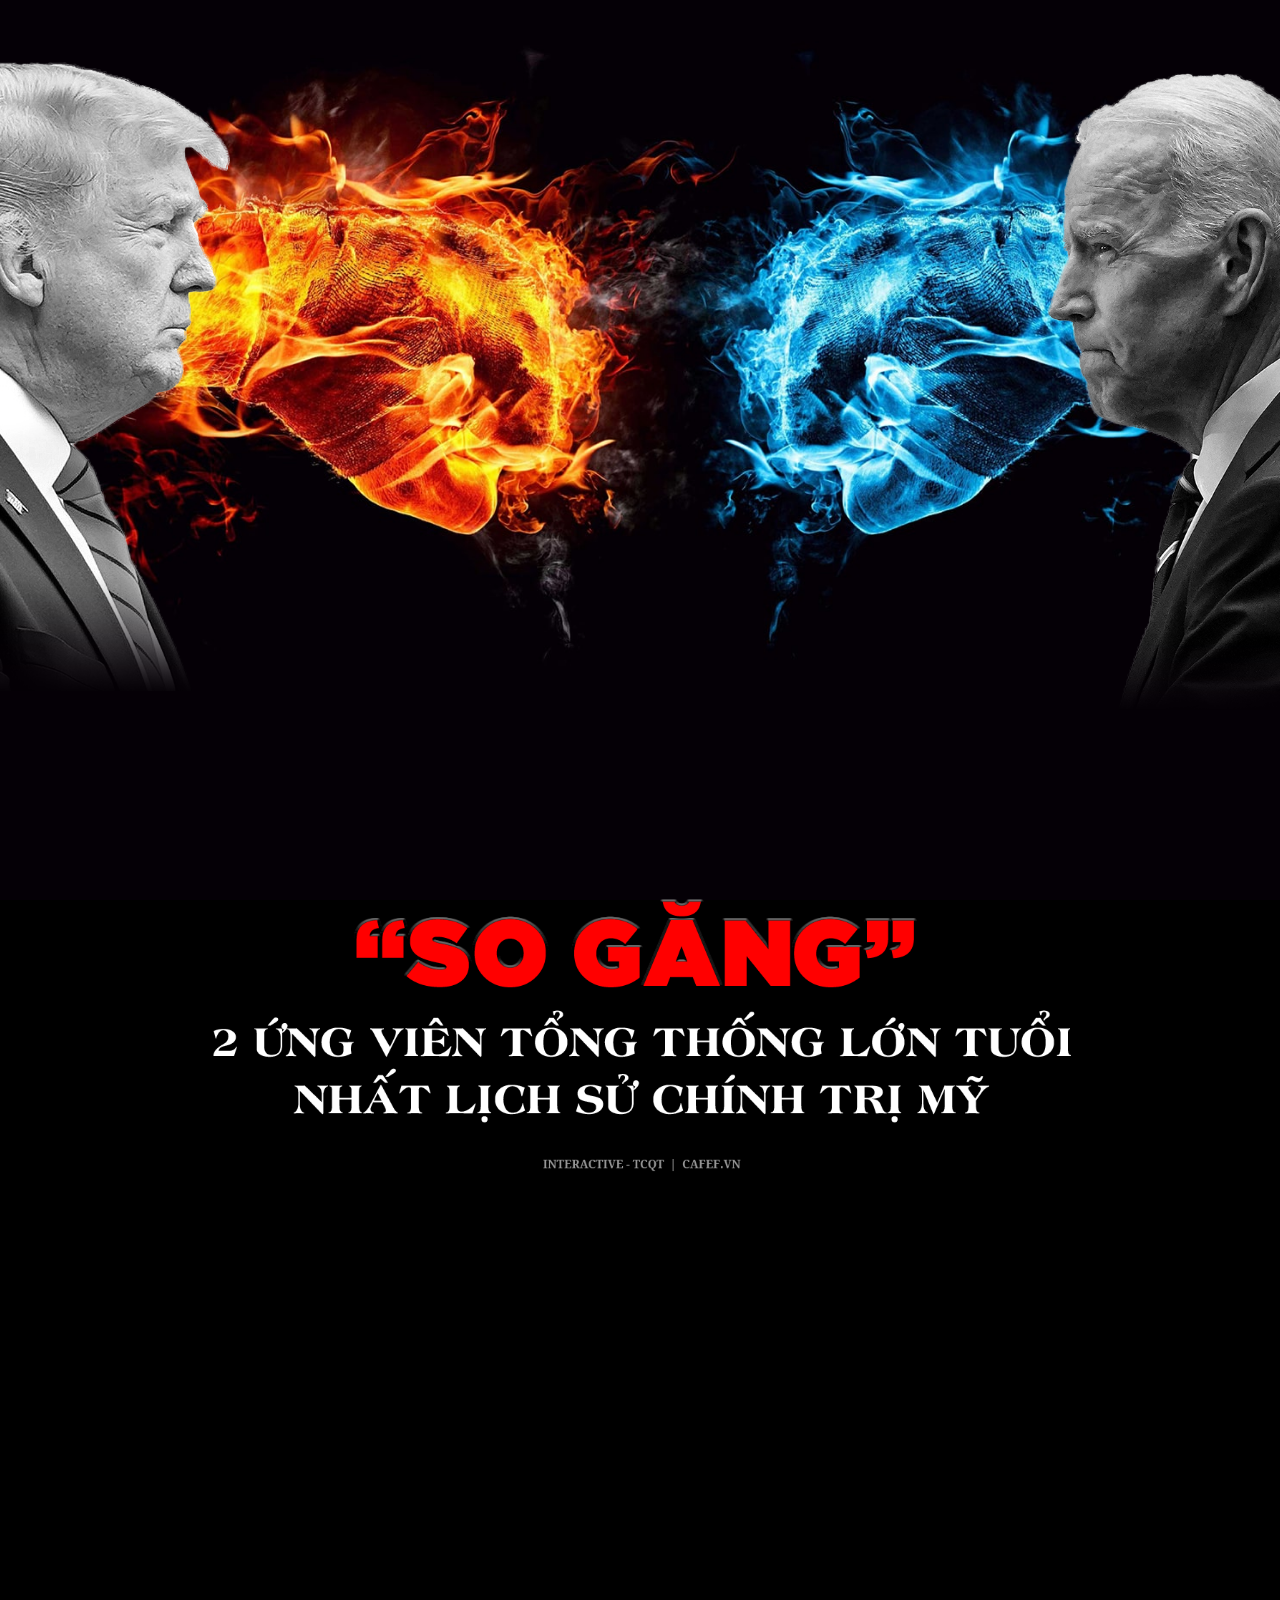
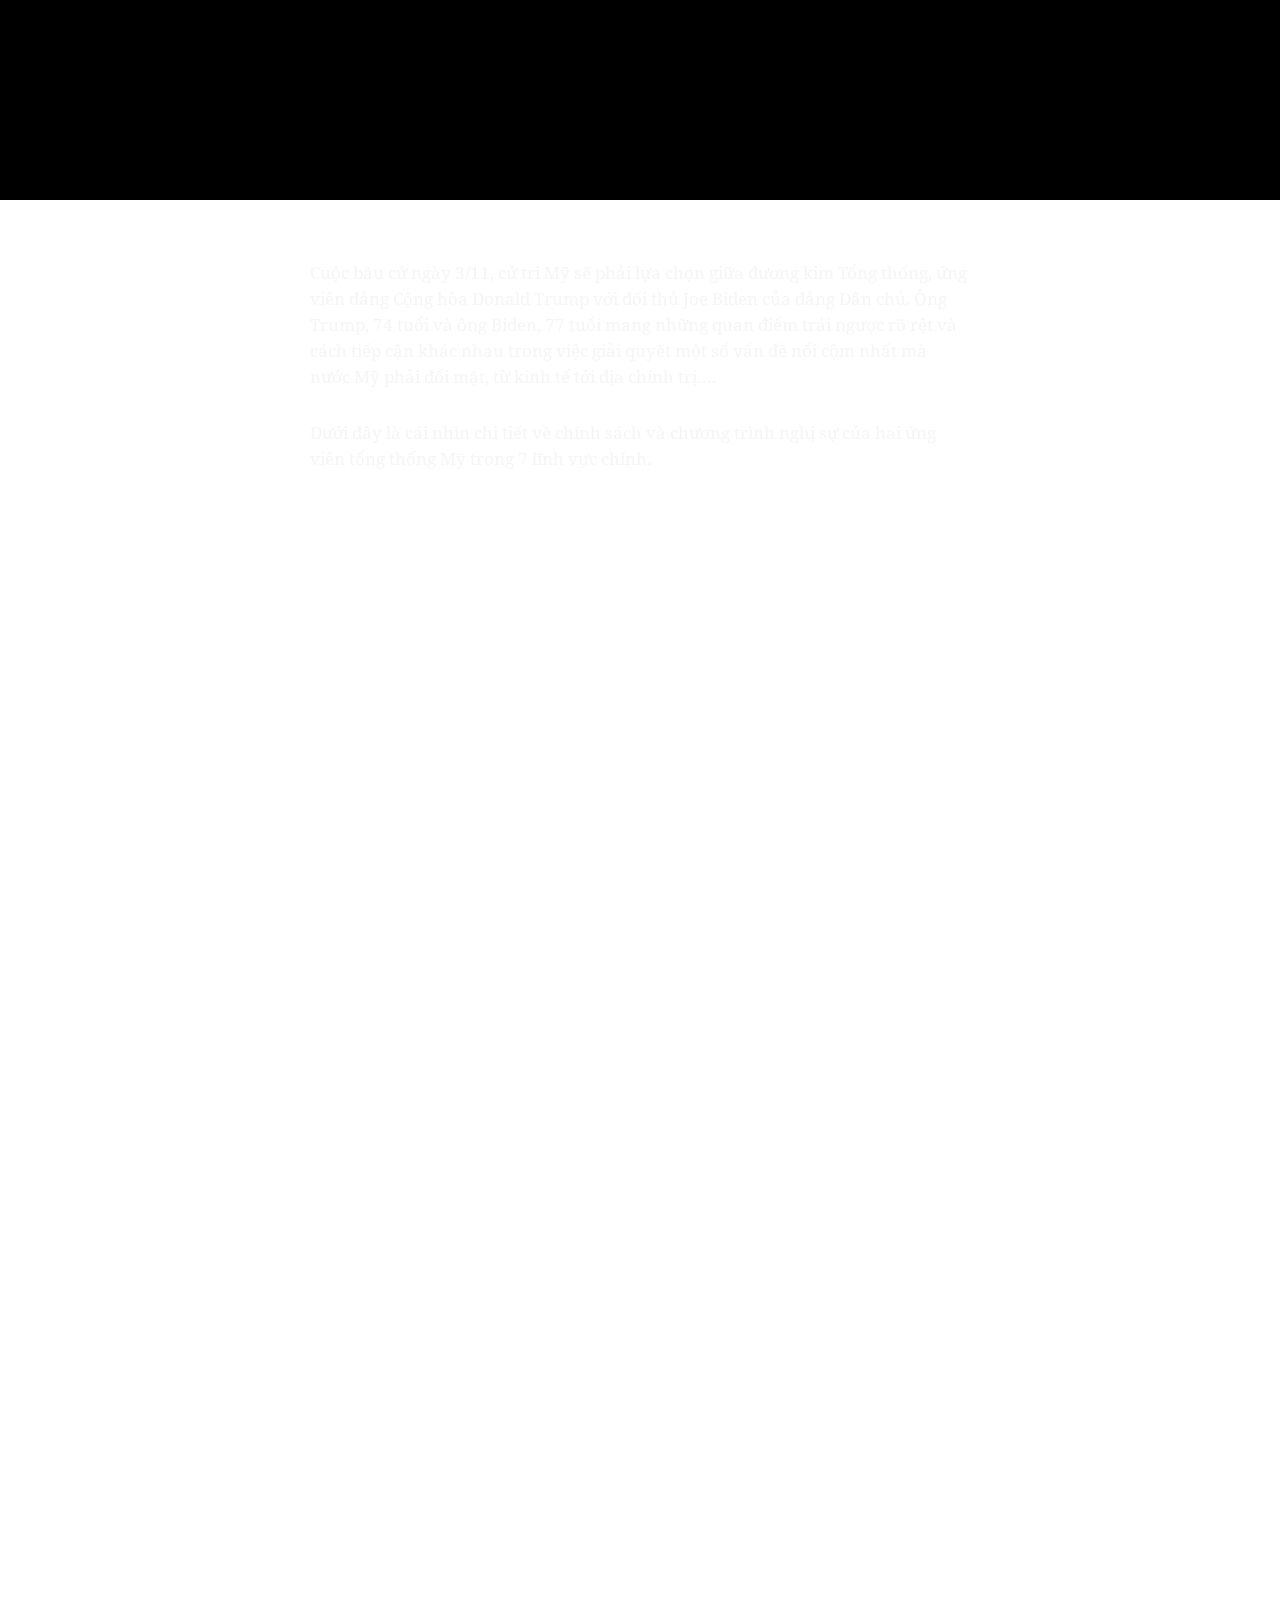
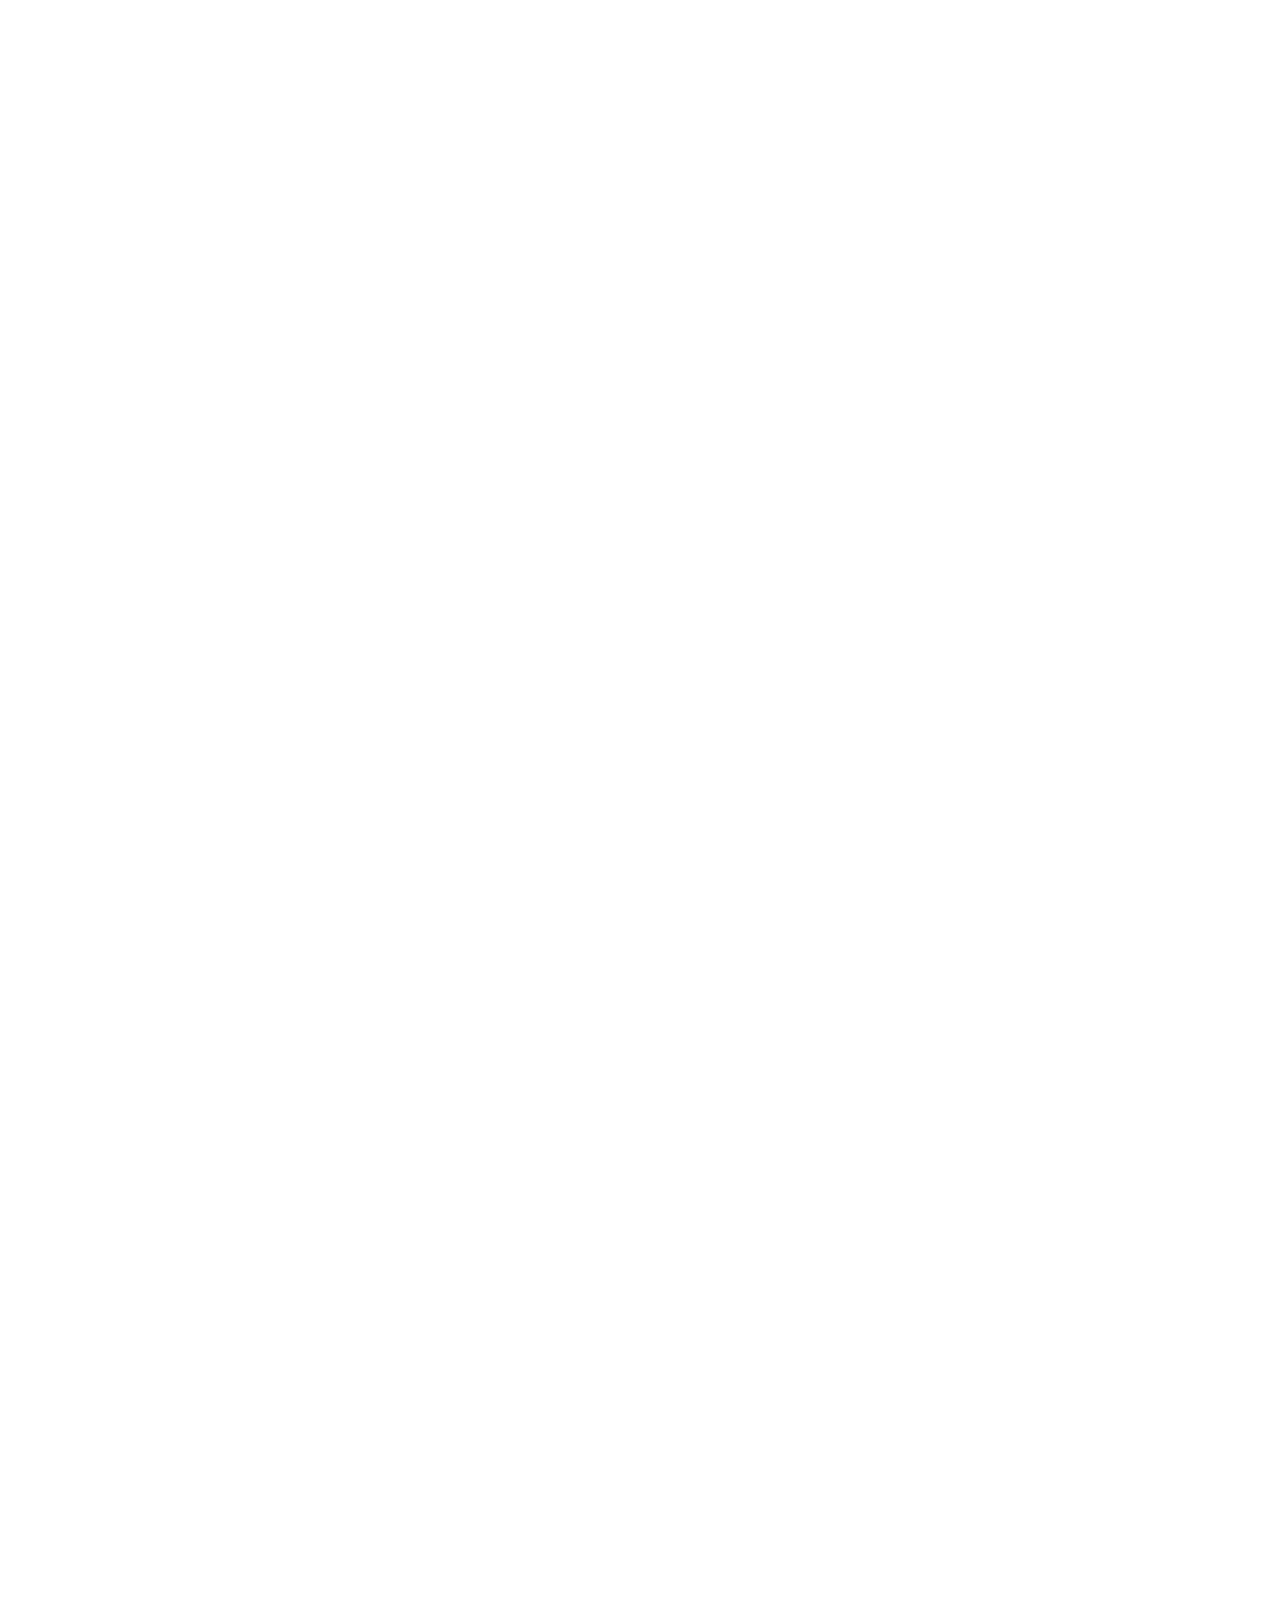
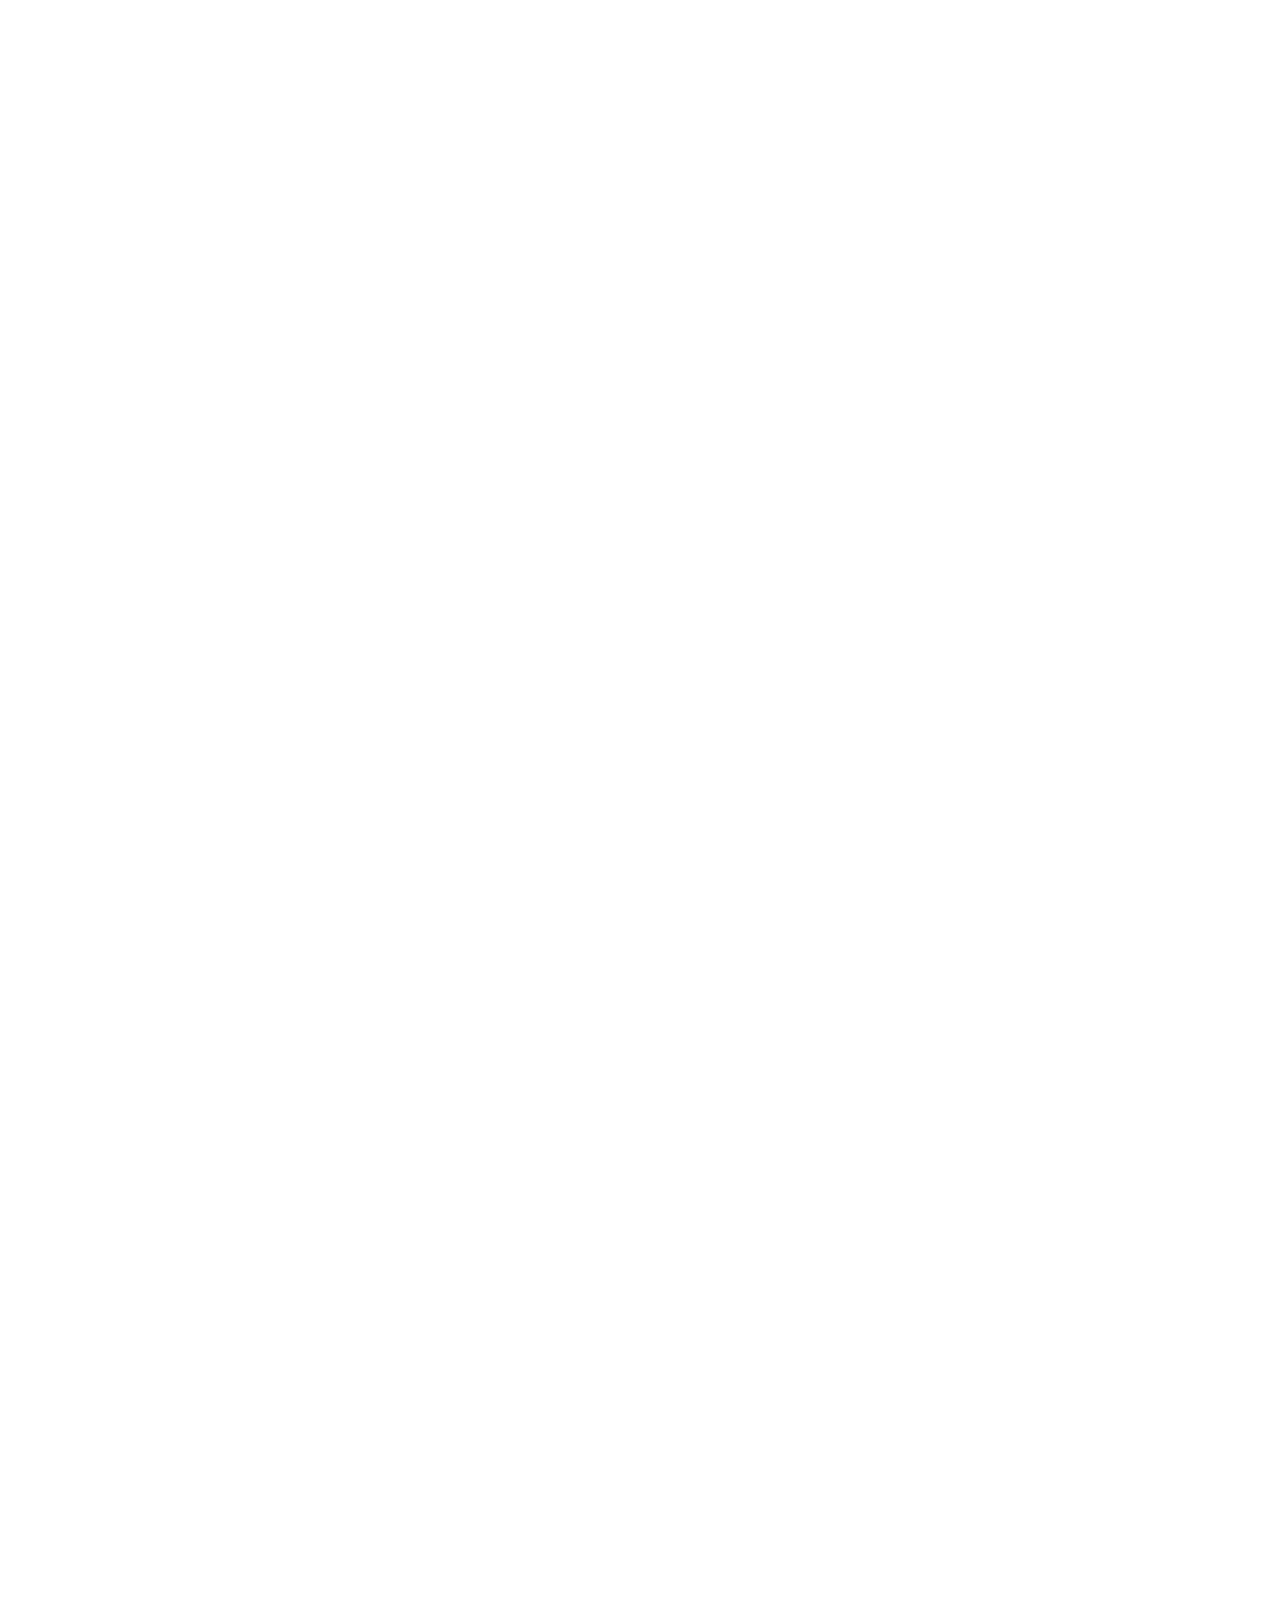
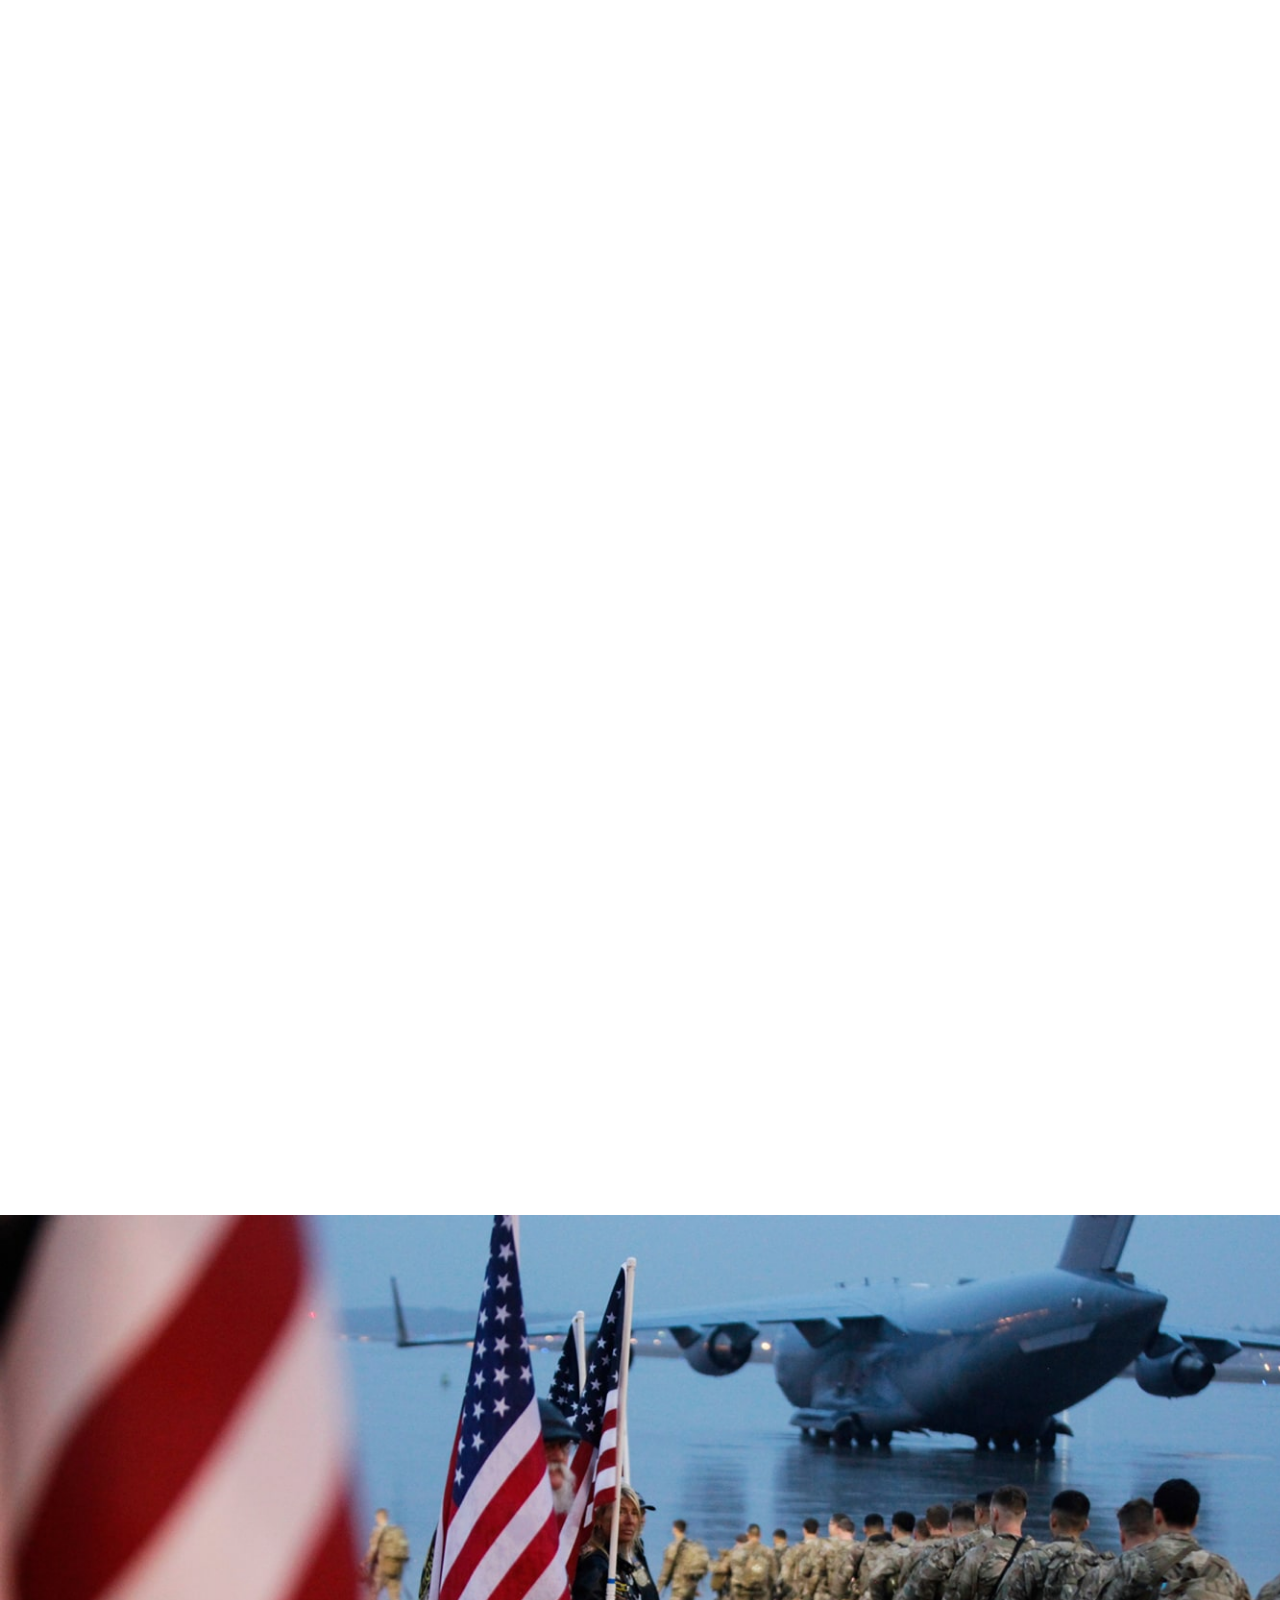
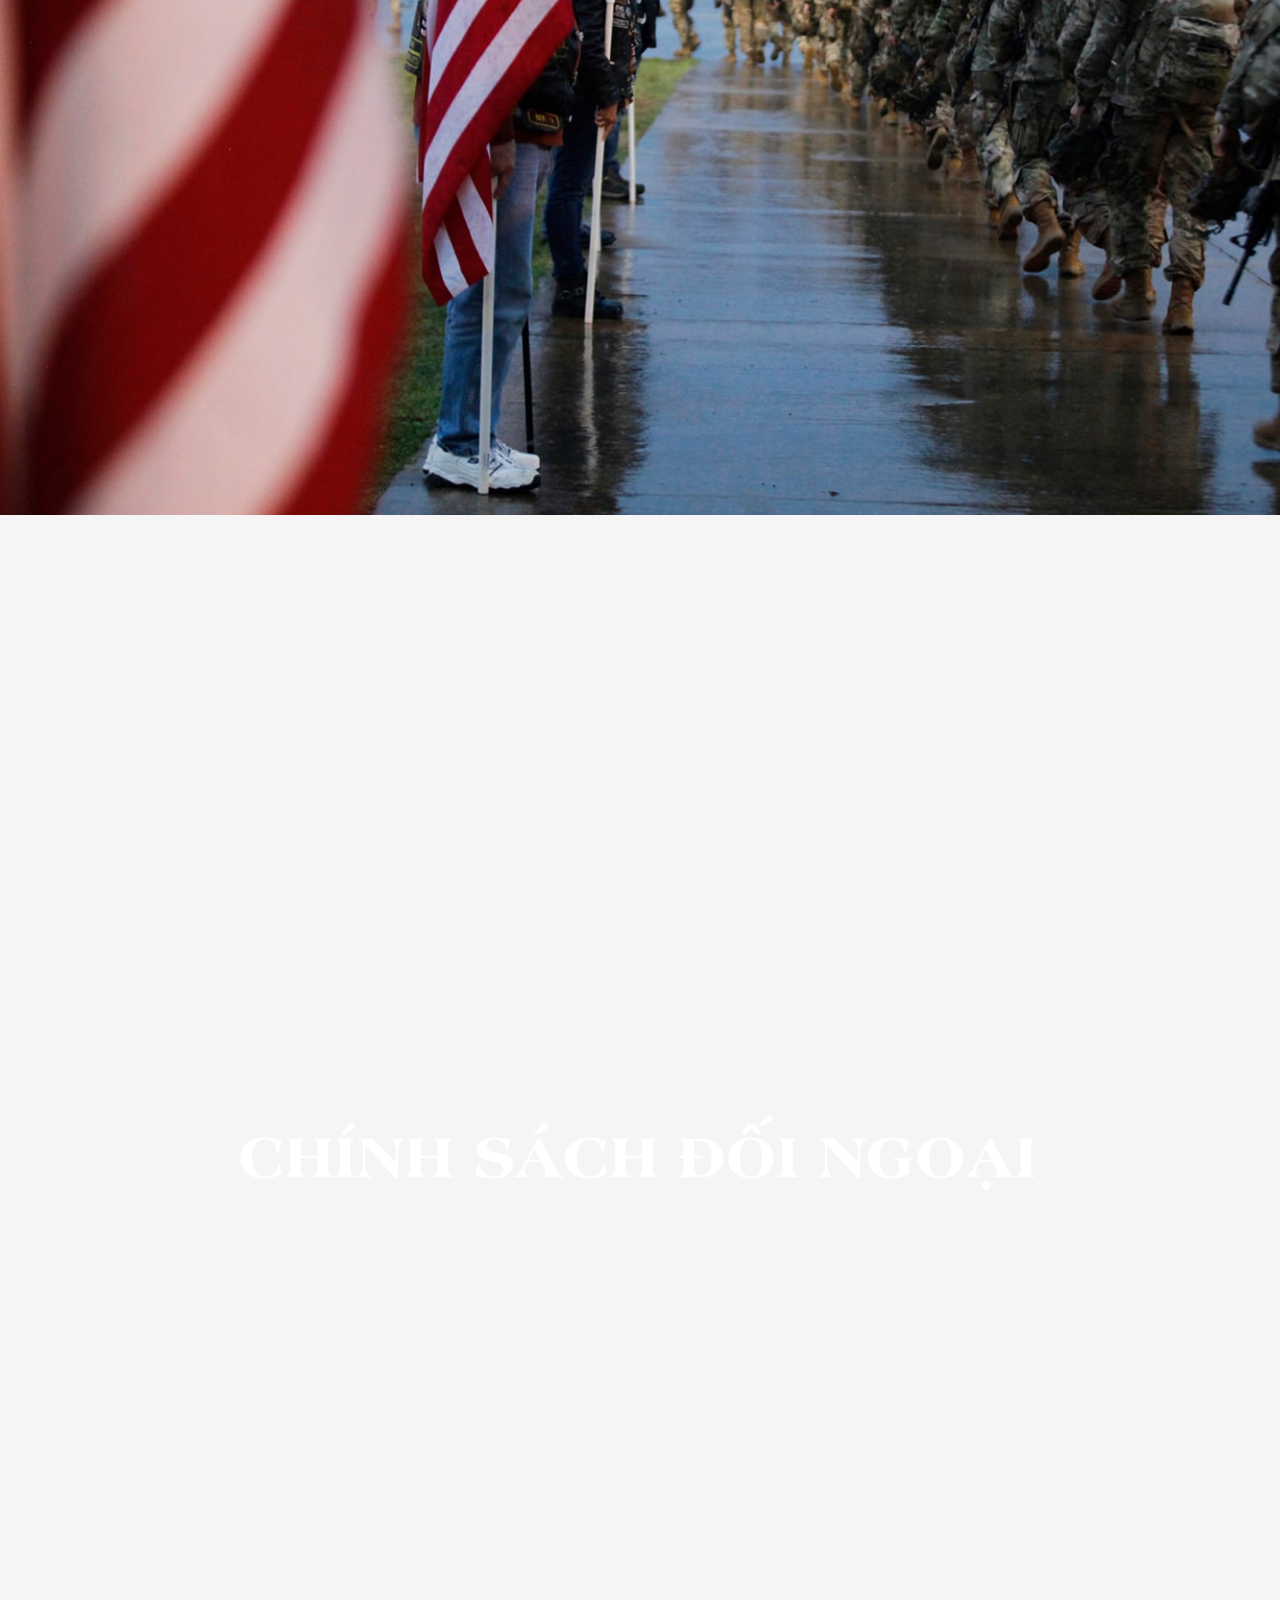
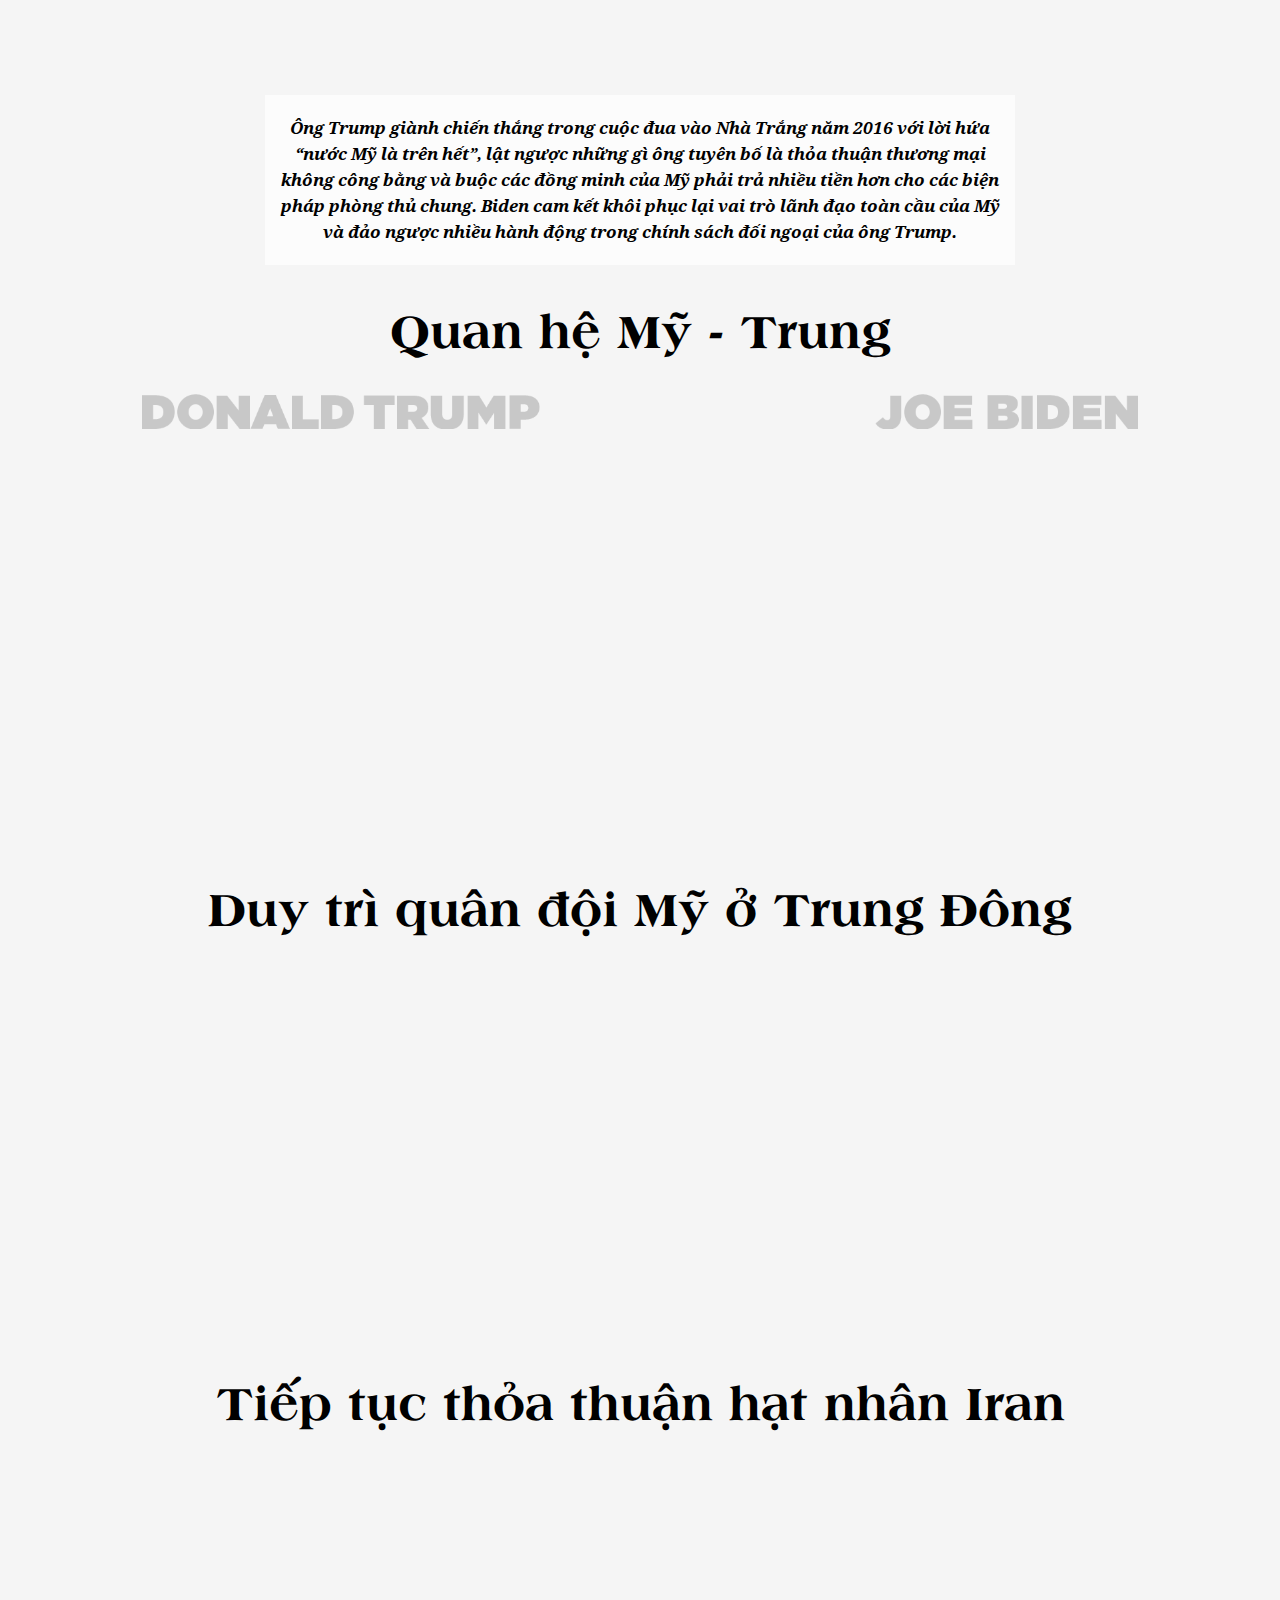
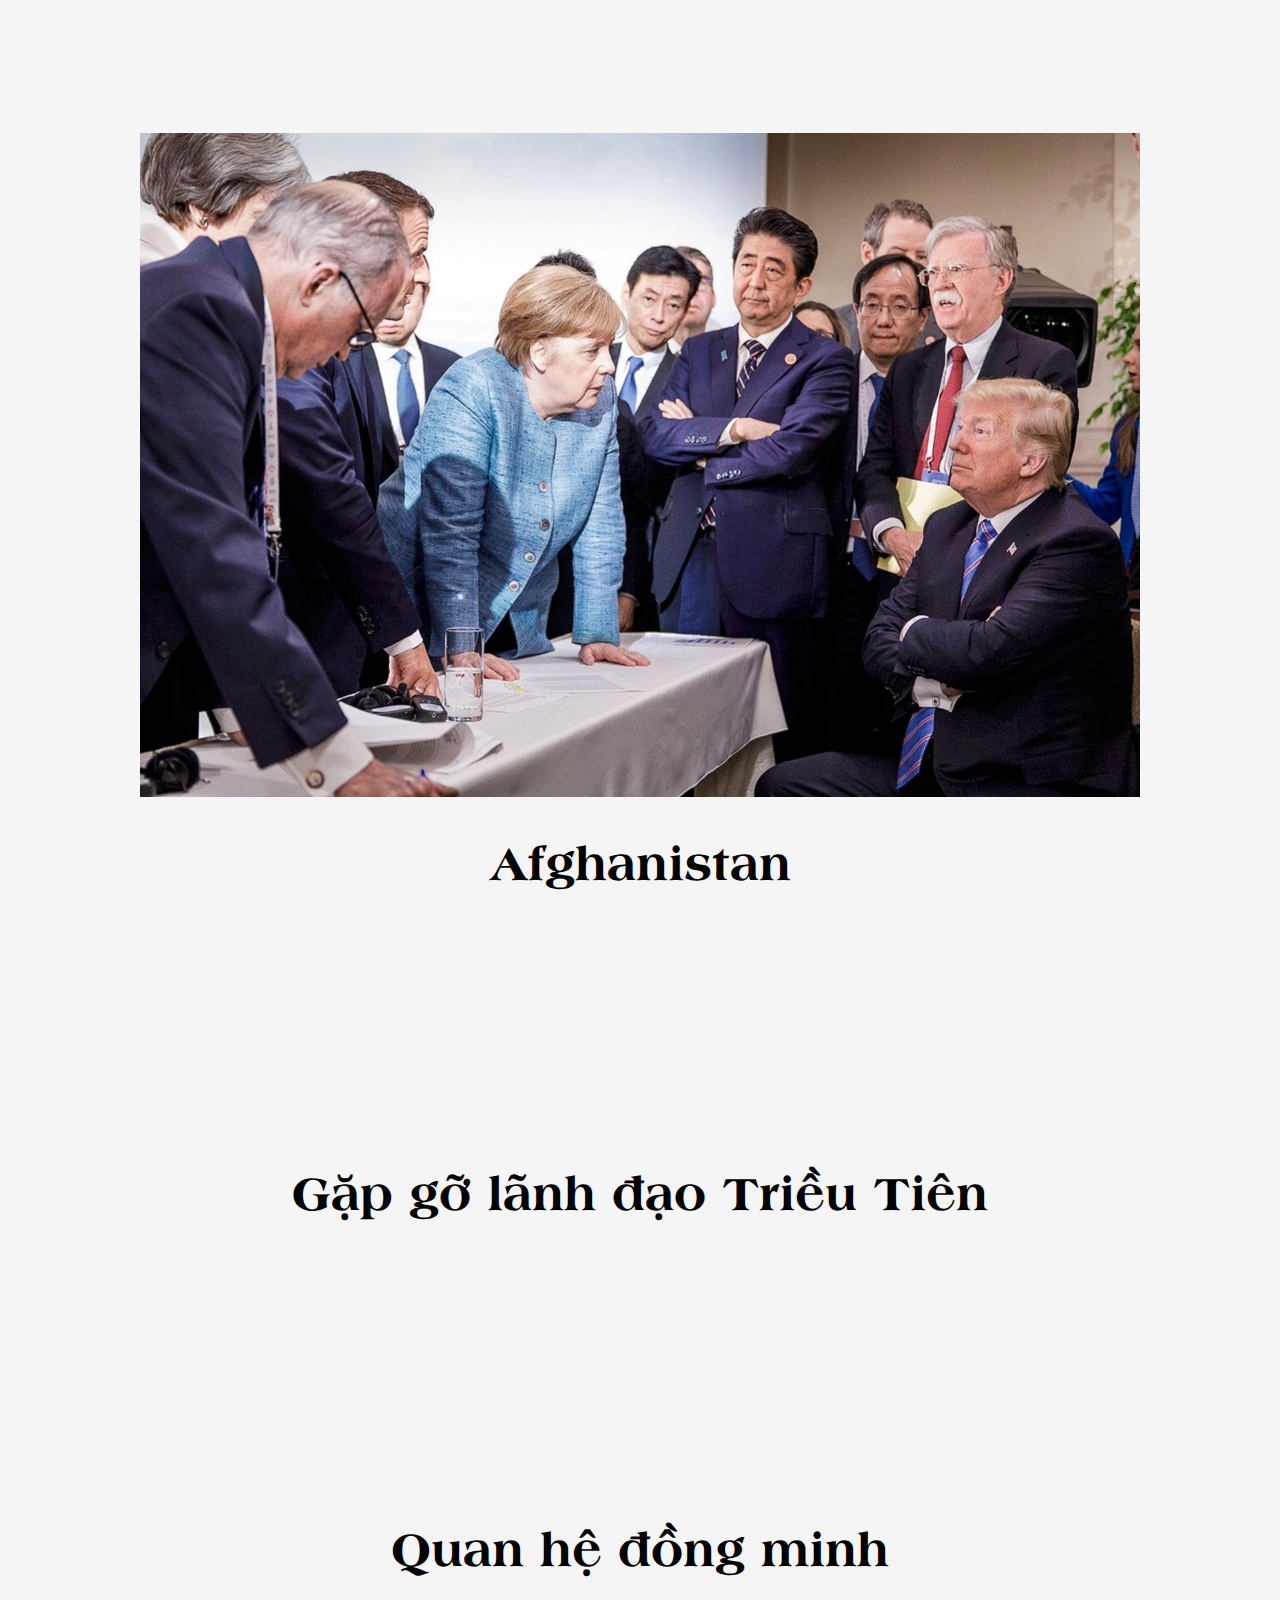
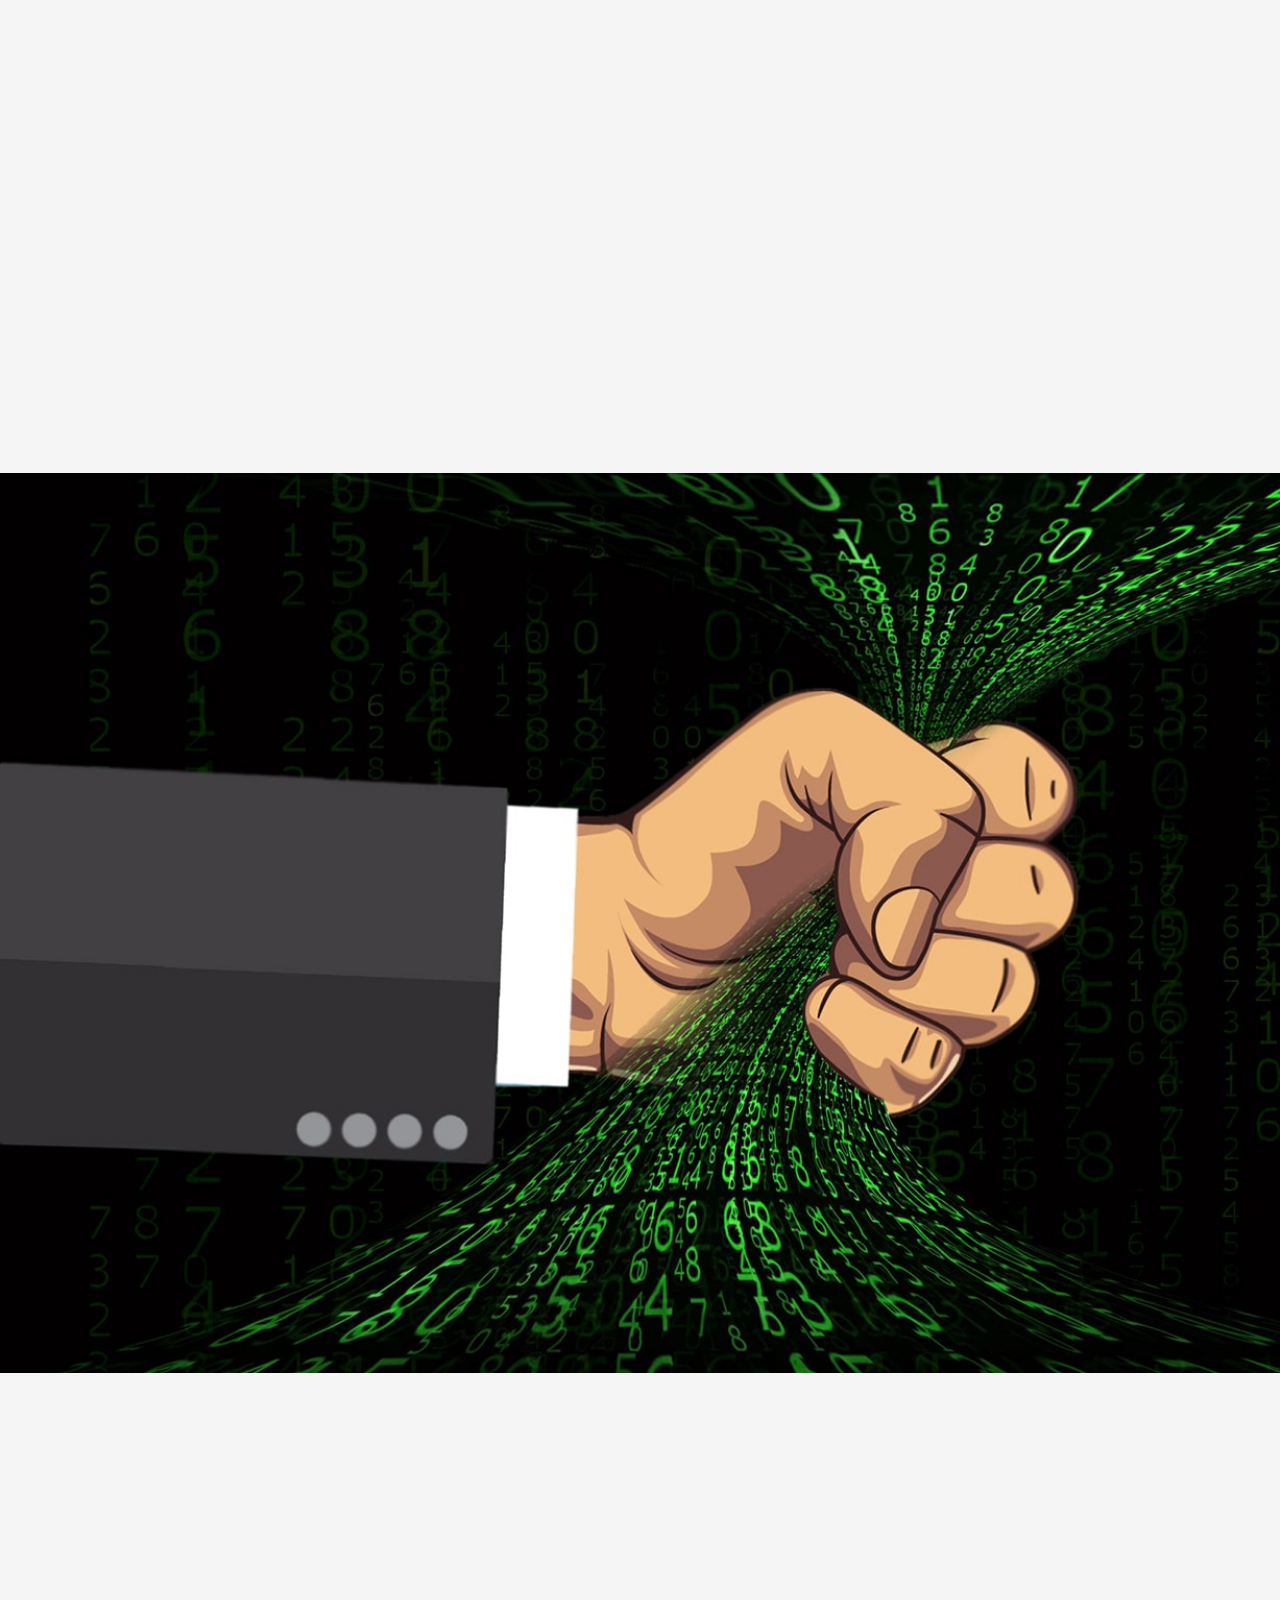
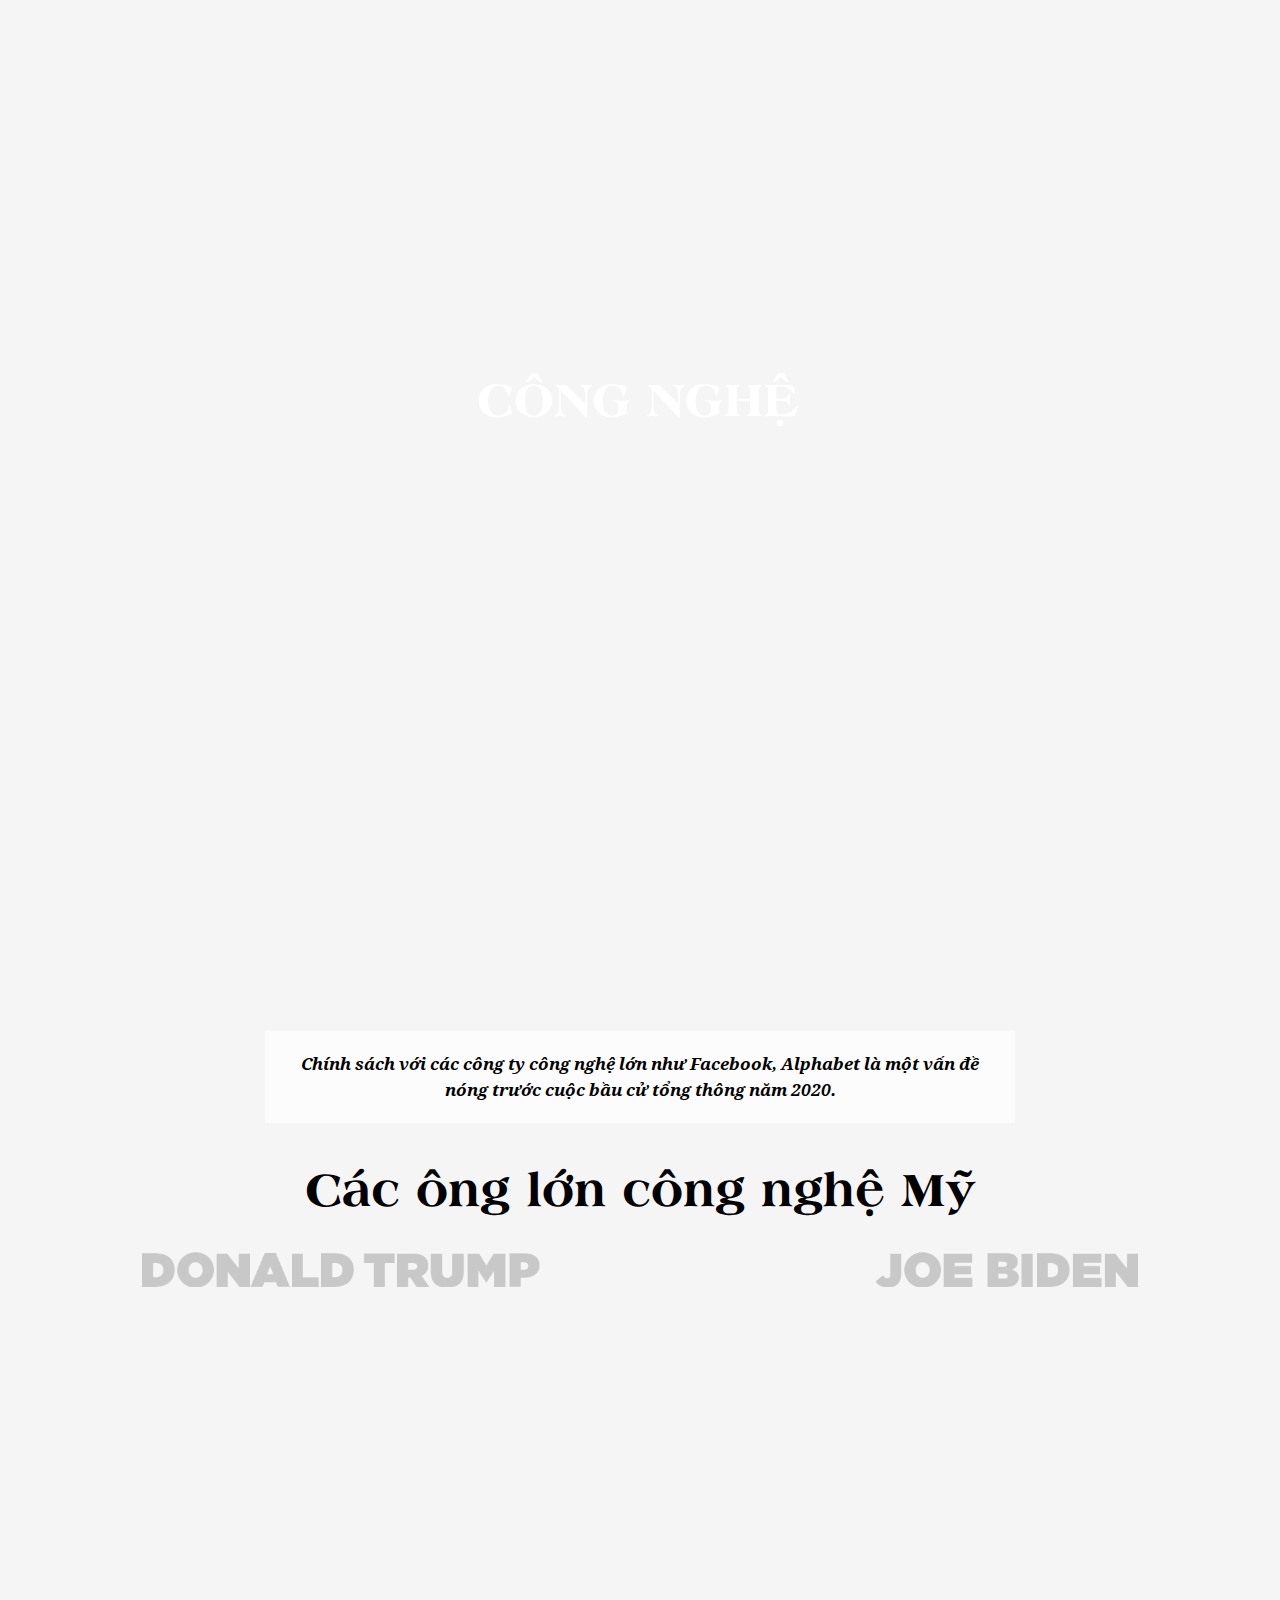
<file: web/index.html>
<!DOCTYPE html>
<html lang="en">
<head>
    <meta charset="UTF-8">
    <meta name="viewport" content="width=device-width, initial-scale=1.0">
    <title>"So găng" 2 ứng viên Tổng thống lớn tuổi nhất lịch sử chính trị Mỹ</title>
    <link rel="stylesheet" href="css/reset.css">
    <link rel="stylesheet" href="css/fonts.css">
    <link rel="stylesheet" href="css/animate.css">
    <link rel="stylesheet" href="css/styles.css">
    <script src="js/jquery-3.3.1.min.js"></script>
    <script src="js/wow.min.js"></script>
    <script>
        $.fn.equalHeights = function(){
            var max_height = 0;
            $(this).each(function(){
                max_height = Math.max($(this).outerHeight(), max_height);
            });
            $(this).each(function(){
                $(this).height(max_height);
            });
        };

        $(document).ready(function() {
            $('.emag-sec-cover').each(function() {
                var height = $(window).height();
                $(this).height(height * 2.5);
            })

            $('.emag-sec-row').each(function() {
                $(this).find('.emag-content').equalHeights()
            })

            new WOW().init();

            $(window).scroll(function() {
                var scrollTop = $(window).scrollTop();

                if(scrollTop > 0) {
                    $('.emag-cover-wrapper').addClass('fixed');
                } else {
                    $('.emag-cover-wrapper').removeClass('fixed');
                }

                if (scrollTop >= $('.emag-desc').offset().top) {
                    $('.emag-cover').addClass('opacity');
                    $('.emag-desc').addClass('opacity');
                    $('.emag-section.first').addClass('opacity');
                } else {
                    $('.emag-cover').removeClass('opacity');
                    $('.emag-desc').removeClass('opacity');
                    $('.emag-section.first').removeClass('opacity');
                }
                
                $('.emag-cover-title').css({
                    'transform': 'translate(0px, ' + (($(window).height() / 2) - scrollTop * 1.5) + 'px)'
                });

                $('.emag-sec-cover-desc').each(function() {
                    var parentHeight = $(this).parents('.emag-sec-cover').height()
                    var offsetParent = $(this).parents('.emag-sec-cover').offset().top - parentHeight

                    $(this).css({
                        'transform': 'translate(0px, ' + (offsetParent - scrollTop + parentHeight) / 2 + 'px)'
                    });
                })

                $('.emag-sec-cover').each(function() {
                    var image = $(this).find('img').eq(0);
                    var anchor = $(this).offset().top + image.height();
                    if(anchor - scrollTop <= $(window).height()) {
                        image.css({
                            'transform': 'translate(0px, ' + ($(window).height() - anchor + scrollTop) + 'px)'
                        });
                    } else {
                        image.removeAttr('style')
                    }
                })
            });
        })
    </script>
</head>
<body>
    <div class="emag-wrapper">
        <div class="emag-cover">
            <div class="emag-cover-wrapper">
                <img src="images/cover.jpg" alt="">
                <img src="images/title.png" alt="" class="emag-cover-title">
                <img src="images/bg.png" alt="" class="emag-bg">
            </div>
        </div>

        <div class="emag-desc">
            <div class="w660">
                <p>Cuộc bầu cử ngày 3/11, cử tri Mỹ sẽ phải lựa chọn giữa đương kim Tổng thống, ứng viên đảng Cộng hòa Donald Trump với đối thủ Joe Biden của đảng Dân chủ. Ông Trump, 74 tuổi và ông Biden, 77 tuổi mang những quan điểm trái ngược rõ rệt và cách tiếp cận khác nhau trong việc giải quyết một số vấn đề nổi cộm nhất mà nước Mỹ phải đối mặt, từ kinh tế tới địa chính trị….</p>

                <p>Dưới đây là cái nhìn chi tiết về chính sách và chương trình nghị sự của hai ứng viên tổng thống Mỹ trong 7 lĩnh vực chính.</p>
            </div>
        </div>

        <div class="emag-section first">
            <div class="emag-sec-cover">
                <img src="images/cover-1.jpg" alt="">

                <div class="emag-sec-cover-desc">
                    <img src="images/title-1.png" alt="" class="emag-sec-cover-title">

                    <div class="emag-sec-sapo">
                        <div class="w720">
                            Đại dịch Covid-19 khiến hàng chục triệu người Mỹ rơi vào cảnh mất việc làm, chấm dứt chuỗi tăng trưởng dài nhất từng được ghi nhận trong lịch sử và tác động mạnh tới cơ hội tái đắc cử của Tổng thống Trump.
                        </div>
                    </div>
                </div>
            </div>

            <div class="emag-sec-main">
                <div class="emag-sec-title">Tái mở cửa nền kinh tế</div>

                <img src="images/caption.png" alt="" class="emag-cation">

                <div class="emag-sec-row">
                    <div class="emag-sec-column wow fadeInLeft" data-wow-duration="0.6s" data-wow-delay="0.2s">
                        <div class="emag-sub">Thận trọng</div>

                        <div class="emag-content">
                            <p>Thận trọng trong việc mở cửa trở lại nền kinh tế khi chưa thể tăng cường các xét nghiệm Covid-19.</p>
                        </div>
                    </div>

                    <div class="emag-sec-column wow fadeInRight" data-wow-duration="0.6s" data-wow-delay="0.2s">
                        <div class="emag-sub">Mở cửa càng nhanh càng tốt</div>

                        <div class="emag-content">
                            <p>Thúc đẩy các bang mở cửa trở lại càng nhanh càng tốt mặc dù dịch bệnh hoành hành.</p>
                        </div>
                    </div>
                </div>

                <div class="emag-sec-title">Đưa nền kinh tế trở lại đúng hướng</div>

                <div class="emag-sec-row">
                    <div class="emag-sec-column wow fadeInLeft" data-wow-duration="0.6s" data-wow-delay="0.2s">
                        <div class="emag-sub">Chi thêm hàng nghìn tỷ</div>

                        <div class="emag-content">
                            <p>Đề xuất chi hàng nghìn tỷ USD để tạo việc làm mới trong lĩnh vực năng lượng sạch, sản xuất và chăm sóc sức khỏe đồng thời giảm bớt bất bình đẳng kinh tế chủng tộc.</p>

                            <p>Muốn Washington hỗ trợ nhiều hơn nữa cho các bang trong việc chi trả trợ cấp thất nghiệp và cho rằng các hộ gia đình cũng như chính quyền địa phương cần được hỗ trợ nhiều hơn nữa để vượt qua tình trạng đóng cửa.</p>
                        </div>
                    </div>

                    <div class="emag-sec-column wow fadeInRight" data-wow-duration="0.6s" data-wow-delay="0.2s">
                        <div class="emag-sub">Kích thích một lần</div>

                        <div class="emag-content">
                            <p>Kể từ khi Covid-19 bùng lên, Tổng thống Trump đã ký luật hỗ trợ nền kinh tế với hàng nghìn tỷ USD viện trợ một lần cho các doanh nghiệp, cá nhân và các chính quyền địa phương.</p>

                            <p>Để hỗ trợ các biện pháp kích thích này, ông Trump đưa ra nhiều giải pháp, bao gồm cả cắt giảm thuế.</p>
                        </div>
                    </div>
                </div>

                <div class="emag-sec-title">Thuế và lương</div>

                <div class="emag-sec-row">
                    <div class="emag-sec-column wow fadeInLeft" data-wow-duration="0.6s" data-wow-delay="0.2s">
                        <div class="emag-sub">Tăng lương tối thiểu</div>

                        <div class="emag-content">
                            <p>Đưa ra những chỉ trích, cho rằng việc cắt giảm thuế năm 2017 của Chính quyền Trump là mang lại quá nhiều lợi ích cho những người giàu có và các tập đoàn.</p>

                            <p>Cam kết đảo ngược một số quy định cắt giảm thuế năm 2017 của ông Trump bằng cách tăng thuế cận biên đối với người có thu nhập cao nhất về mức 39,6% so với 37% như hiện nay.</p>

                            <p>Hỗ trợ nâng mức lương tối thiểu quốc gia lên 15 USD/giờ từ mức 7,25 USD/giờ và gia tăng các khoản miễn thuế cho người lao động có thu nhập thấp hơn.  </p>
                        </div>
                    </div>

                    <div class="emag-sec-column wow fadeInRight" data-wow-duration="0.6s" data-wow-delay="0.2s">
                        <div class="emag-sub">Không tăng thuế</div>

                        <div class="emag-content">
                            <p>Việc cắt giảm thuế năm 2017 là ví dụ cho cách tiếp cận của ông Trump trong việc kích thích tăng trưởng kinh tế. Việc cắt giảm thuế tiền lương sẽ tăng thu nhập của hầu hết những người Mỹ đang làm việc.</p>

                            <p>Chiến dịch tranh cử của ông Trump đang công kích chính sách tăng thuế trong khi nền kinh tế chật vật phục hồi.</p>
                        </div>
                    </div>
                </div>

                <div class="emag-sec-title">Thương mại</div>

                <img src="images/img-1.jpg" alt="" class="emag-sec-img">

                <div class="emag-sec-row">
                    <div class="emag-sec-column wow fadeInLeft" data-wow-duration="0.6s" data-wow-delay="0.2s">
                        <div class="emag-sub">Thúc đẩy sản xuất trong nước</div>

                        <div class="emag-content">
                            <p>Đề xuất kế hoạch sản xuất tại Mỹ của riêng mình vào tháng 7, ông Biden cam kết chi 700 tỷ USD cho các sản phẩm mà Mỹ nghiên cứu và sản xuất.</p>

                            <p>Theo ông Biden, kế hoạch này có thể mang đến 5 triệu việc làm hoặc ít nhất là người lao động có thêm tiền lương trong đợt đại dịch chết người.</p>

                            <p>Chỉ trích cuộc chiến thuế quan của ông Trump với Trung Quốc là có hại cho người tiêu dùng và nông dân Mỹ.</p>

                            <p>Bỏ phiếu cho Hiệp định Thương mại Tự do Bắc Mỹ (NAFTA) khi còn là Thượng nghị sĩ.</p>
                        </div>
                    </div>

                    <div class="emag-sec-column wow fadeInRight" data-wow-duration="0.6s" data-wow-delay="0.2s">
                        <div class="emag-sub">Thúc đẩy sản xuất trong nước</div>

                        <div class="emag-content">
                            <p>Một trong những vấn đề cốt lõi được ông Trump nhắc tới khi chạy đua vào Nhà Trắng năm 2016 là thúc đẩy sản xuất ở chính nước Mỹ.</p>

                            <p>Cho rằng những khó khăn của Mỹ trong việc mua các trang thiết bị y tế cần thiết giữa đại dịch là lý do để khuyến khích các công ty Mỹ không đi ra bên ngoài.</p>
                        </div>
                    </div>
                </div>

                <div class="emag-sec-title">Đầu tư xanh</div>

                <div class="emag-sec-row">
                    <div class="emag-sec-column wow fadeInLeft" data-wow-duration="0.6s" data-wow-delay="0.2s">
                        <div class="emag-sub">2.000 tỷ USD cho 4 năm</div>

                        <div class="emag-content">
                            <p>Ông Biden tuyên bố sẽ chi 2.000 tỷ USD trong 4 năm để cải tiến cơ sở hạ tầng, xây dựng hệ thống vận tải công cộng không khí thải, xây dựng những ngôi nhà bền vững và tạo việc làm trong lĩnh vực năng lượng sạch.</p>
                        </div>
                    </div>

                    <div class="emag-sec-column wow fadeInRight" data-wow-duration="0.6s" data-wow-delay="0.2s">
                        <div class="emag-sub">Không đề cao</div>

                        <div class="emag-content">
                            <p>Ông Trump cũng ủng hộ chi tiêu nhiều hơn cho đường xá, cầu và sân bay của Mỹ nhưng không tỏ ra mặn mà với đầu tư “xanh”.</p>
                        </div>
                    </div>
                </div>
            </div>
        </div>

        <div class="emag-section">
            <div class="emag-sec-cover">
                <img src="images/cover-6.jpg" alt="">

                <div class="emag-sec-cover-desc">
                    <img src="images/title-6.png" alt="" class="emag-sec-cover-title">

                    <div class="emag-sec-sapo">
                        <div class="w720">
                            Ông Trump giành chiến thắng trong cuộc đua vào Nhà Trắng năm 2016 với lời hứa “nước Mỹ là trên hết”, lật ngược những gì ông tuyên bố là thỏa thuận thương mại không công bằng và buộc các đồng minh của Mỹ phải trả nhiều tiền hơn cho các biện pháp phòng thủ chung. Biden cam kết khôi phục lại vai trò lãnh đạo toàn cầu của Mỹ và đảo ngược nhiều hành động trong chính sách đối ngoại của ông Trump.
                        </div>
                    </div>
                </div>
            </div>

            <div class="emag-sec-main">
                <div class="emag-sec-title">Quan hệ Mỹ - Trung</div>

                <img src="images/caption.png" alt="" class="emag-cation">

                <div class="emag-sec-row">
                    <div class="emag-sec-column wow fadeInLeft" data-wow-duration="0.6s" data-wow-delay="0.2s">
                        <div class="emag-sub">Áp lực toàn cầu lên Trung Quốc</div>

                        <div class="emag-content">
                            <p>Ông Biden gọi cách ông Trump xử lý đại dịch Covid-19 ở Mỹ là một sai lầm lịch sử. Ngoài ra, ông Biden cũng cho rằng Trung Quốc thích một Chính quyền Trump hỗn loạn, xa lánh các đồng minh và từ bỏ vai trò lãnh đạo toàn cầu của Mỹ.</p>

                            <p>Ông Biden tuyên bố sẽ sửa chữa những điều này bằng cách gây áp lực đa phương lên Trung Quốc thông qua các mối quan hệ mới với các đồng minh của Mỹ.</p>
                        </div>
                    </div>

                    <div class="emag-sec-column wow fadeInRight" data-wow-duration="0.6s" data-wow-delay="0.2s">
                        <div class="emag-sub">Cứng rắn với Bắc Kinh</div>

                        <div class="emag-content">
                            <p>Khơi mào cuộc chiến thương mại với Trung Quốc trước khi đạt thỏa thuận giai đoạn 1 vào tháng Giêng, ông Trump đã đóng cánh cửa đàm phán giai đoạn 2 vì “không hài lòng với cách Bắc Kinh xử lý đại dịch”.</p>

                            <p>Vào tháng 7, ông Trump đã ban hành một lệnh hành pháp, chấm dứt đối xử thương mại đặc biệt với Đặc khu hành chính Hồng Kông sau khi Bắc Kinh áp đặt luật An ninh Quốc gia đối với thuộc địa cũ của Anh. Ông Trump cũng đột ngột yêu cầu Trung Quốc đóng cửa Tổng lãnh sự quán ở Houston vì cáo buộc làm gián điệp.</p>
                        </div>
                    </div>
                </div>

                <div class="emag-sec-title">Duy trì quân đội Mỹ ở Trung Đông</div>

                <div class="emag-sec-row">
                    <div class="emag-sec-column wow fadeInLeft" data-wow-duration="0.6s" data-wow-delay="0.2s">
                        <div class="emag-sub">Có nhưng thu hẹp dần</div>

                        <div class="emag-content">
                            <p>Đề xuất giảm sự hiện diện của quân đội Mỹ trong khu vực.</p>

                            <p>Vào tháng 1, sau khi lực lượng ủy nhiệm của Iran và quân đội Mỹ đụng độ ở Iraq, ông Trump đã ra lệnh tấn công sát hại chỉ huy quyền lực Qassem Soleimani của Iran. Ông Biden nói rằng cuộc tấn công đưa Mỹ và Iran vào nguy cơ đụng độ.</p>

                            <p>Ông Biden cũng muốn chấm dứt sự ủng hộ của Mỹ với cuộc chiến mà Ả rập Xê út dẫn đầu ở Yemen.</p>
                        </div>
                    </div>

                    <div class="emag-sec-column wow fadeInRight" data-wow-duration="0.6s" data-wow-delay="0.2s">
                        <div class="emag-sub">Không nhất quán</div>

                        <div class="emag-content">
                            <p>Ông Trump đặt câu hỏi về lợi ích của Mỹ khi can thiệp quân sự ở Trung Đông, đặc biệt là cuộc xâm lược Iraq năm 2003.</p>

                            <p>Tuy nhiên, ông Trump đã gửi thêm quân tới khu vực sau khi rút quân, động thái làm gia tăng căng thẳng với Iran. Ông Trump là người ra lệnh không kích sát hại tướng Qassem Soleimani và bị Iran đáp trả bằng tên lửa hành trình.</p>
                        </div>
                    </div>
                </div>

                <div class="emag-sec-title">Tiếp tục thỏa thuận hạt nhân Iran</div>

                <div class="emag-sec-row">
                    <div class="emag-sec-column wow fadeInLeft" data-wow-duration="0.6s" data-wow-delay="0.2s">
                        <div class="emag-sub">Có nhưng đi kèm điều kiện</div>

                        <div class="emag-content">
                            <p>Ông Biden tuyên bố sẽ đối phó với Iran thông qua ngoại giao và tái gia nhập thỏa thuận hạt nhân với nhà nước Cộng hòa Hồi giáo chỉ khi Tehran tuân thủ các hạn chế với chương trình hạt nhân của mình.</p>
                        </div>
                    </div>

                    <div class="emag-sec-column wow fadeInRight" data-wow-duration="0.6s" data-wow-delay="0.2s">
                        <div class="emag-sub">Không</div>

                        <div class="emag-content">
                            <p>Ông Trump đưa Mỹ khỏi thỏa thuận hạt nhân với Iran, một thành tựu của Chính quyền Obama.</p>
                        </div>
                    </div>
                </div>

                <img src="images/img-6.jpg" alt="" class="emag-sec-img">

                <div class="emag-sec-title">Afghanistan</div>

                <div class="emag-sec-row">
                    <div class="emag-sec-column wow fadeInLeft" data-wow-duration="0.6s" data-wow-delay="0.2s">
                        <div class="emag-sub">Đưa quân về nhà</div>

                        <div class="emag-content">
                            <p>Ông Biden tuyên bố sẽ đưa phần lớn quân đội Mỹ từ Afghanistan về nước và thu hẹp các hoạt động vào chống khủng bố.</p>
                        </div>
                    </div>

                    <div class="emag-sec-column wow fadeInRight" data-wow-duration="0.6s" data-wow-delay="0.2s">
                        <div class="emag-sub">Rút toàn bộ quân</div>

                        <div class="emag-content">
                            <p>Ông Trump tuyên bố muốn rút toàn bộ quân Mỹ khỏi Afghanistan để chấm dứt cuộc chiến dài nhất của Mỹ. Tuy nhiên, ông Trump chưa ấn định ngày.</p>
                        </div>
                    </div>
                </div>

                <div class="emag-sec-title">Gặp gỡ lãnh đạo Triều Tiên</div>

                <div class="emag-sec-row">
                    <div class="emag-sec-column wow fadeInLeft" data-wow-duration="0.6s" data-wow-delay="0.2s">
                        <div class="emag-sub">Không, trừ khi các điều kiện tiên quyết được đáp ứng</div>

                        <div class="emag-content">
                            <p>Ông Biden đã cáo buộc ông Trump từ bỏ những đòn bảy của Mỹ với vấn đề Triều Tiên để đổi lại rất ít thành tựu. Ông Biden tuyên bố sẽ không gặp ông Kim Jong Un nếu không có những điều kiện tiên quyết.</p>
                        </div>
                    </div>

                    <div class="emag-sec-column wow fadeInRight" data-wow-duration="0.6s" data-wow-delay="0.2s">
                        <div class="emag-sub">Có</div>

                        <div class="emag-content">
                            <p>Ông Trump đã gặp nhà lãnh đạo Triều Tiên Kim Jong Un 3 lần vào năm 2018 và 2019 nhưng những nỗ lực để Triều Tiên từ bỏ vũ khí hạt nhân của Chính quyền Trump vẫn đang bị đình trệ.</p>
                        </div>
                    </div>
                </div>

                <div class="emag-sec-title">Quan hệ đồng minh</div>

                <div class="emag-sec-row">
                    <div class="emag-sec-column wow fadeInLeft" data-wow-duration="0.6s" data-wow-delay="0.2s">
                        <div class="emag-sub">Nhiệt tình vun đắp</div>

                        <div class="emag-content">
                            <p>Ông Biden tuyên bố những đồng minh như NATO sẽ giúp Mỹ gỡ gạc lại những sự hủy hoại của ông Trump với vai trò lãnh đạo toàn cầu cũng như uy tín của nước Mỹ.</p>

                            <p>Ông Biden cũng cảnh báo Nga, Trung Quốc và những nước đang cố can thiệp bầu cử Tổng thống Mỹ phải đối mặt với những hậu quả nghiêm trọng nếu ông được bầu.</p>
                        </div>
                    </div>

                    <div class="emag-sec-column wow fadeInRight" data-wow-duration="0.6s" data-wow-delay="0.2s">
                        <div class="emag-sub">Thờ ơ lạnh nhạt</div>

                        <div class="emag-content">
                            <p>Ông Trump đã khiến NATO và các đồng minh khác của mình tức giận. Ông Trump cũng từ chối những chỉ trích nhằm vào Tổng thống Nga Vladimir Putin ngay cả khi các quan chức tình báo Mỹ kết luận Nga can thiệp vào cuộc bầu cử Tổng thống Mỹ năm 2016.</p>

                            <p>Vào tháng 6, ông Trump tuyên bố sẽ giảm số lượng quân Mỹ ở Đức xuống 9.500 người. Các trợ lý chiến dịch của ông Biden tuyên bố ông sẽ xem xét lại vấn đề này khi đắc cử.</p>
                        </div>
                    </div>
                </div>
            </div>
        </div>

        <div class="emag-section">
            <div class="emag-sec-cover">
                <img src="images/cover-7.jpg" alt="">

                <div class="emag-sec-cover-desc">
                    <img src="images/title-7.png" alt="" class="emag-sec-cover-title">

                    <div class="emag-sec-sapo">
                        <div class="w720">
                            Chính sách với các công ty công nghệ lớn như Facebook, Alphabet là một vấn đề nóng trước cuộc bầu cử tổng thông năm 2020.
                        </div>
                    </div>
                </div>
            </div>

            <div class="emag-sec-main">
                <div class="emag-sec-title">Các ông lớn công nghệ Mỹ</div>

                <img src="images/caption.png" alt="" class="emag-cation">

                <div class="emag-sec-row">
                    <div class="emag-sec-column wow fadeInLeft" data-wow-duration="0.6s" data-wow-delay="0.2s">
                        <div class="emag-sub">Đưa các gã khổng lồ vào tầm ngắm</div>

                        <div class="emag-content">
                            <p>Ông Biden, người từng là Phó tổng thống dưới Chính quyền Obama, khá thân thiện với Thung lũng Silicon. Tuy nhiên, ông gần đây đã chỉ trích Facebook và những gã khổng lồ công nghệ khác trong chiến dịch tranh cử của mình và đề xuất mức phí liên bang tối thiểu nhằm vào các công ty như Amazon.</p>

                            <p>Ông Biden nói rằng phá bỏ những thứ như Facebook là “điều mà chúng ta nên xem xét kỹ lưỡng”.</p>
                        </div>
                    </div>

                    <div class="emag-sec-column wow fadeInRight" data-wow-duration="0.6s" data-wow-delay="0.2s">
                        <div class="emag-sub">Chỉ trích người này, ủng hộ người kia</div>

                        <div class="emag-content">
                            <p>Ông Trump có một mối quan hệ phức tạp với các công ty công nghệ. Ông thường xuyên chỉ trích Amazon và CEO Jeff Bezos của nó nhưng lại gặp Tim Cook của Apple.</p>

                            <p>Chính quyền Trump đang tiến hành một cuộc điều tra chống độc quyền trên phạm vi rộng với các công ty công nghệ lớn nhưng cả ông và ông Biden đều đã ngừng kêu gọi phá bỏ những công ty này.</p>
                        </div>
                    </div>
                </div>

                <div class="emag-sec-title">Điều chỉnh mạng xã hội</div>

                <div class="emag-sec-row">
                    <div class="emag-sec-column wow fadeInLeft" data-wow-duration="0.6s" data-wow-delay="0.2s">
                        <div class="emag-sub">Ủng hộ</div>

                        <div class="emag-content">
                            <p>Ông Biden, người có xung đột với Facebook về các chính sách của họ về quảng cáo và thao túng chính trị, là ứng viên Tổng thống Dân chủ duy nhất kêu gọi thu hồi Mục 230 của Đạo luật Chuẩn mực giao tiếp, một luật quan trọng góp phần giúp các nền tảng trực tuyến như Facebook và Twitter không phải chịu trách nhiệm pháp lý với các bài viết mà người dùng đăng tải trên nền tảng của mình.</p>

                            <p>Ông Biden gần đây kêu gọi Facebook kiểm tra sự thực trong các quảng cáo của các chính trị gia.</p>
                        </div>
                    </div>

                    <div class="emag-sec-column wow fadeInRight" data-wow-duration="0.6s" data-wow-delay="0.2s">
                        <div class="emag-sub">Ủng hộ</div>

                        <div class="emag-content">
                            <p>Ông Trump, người chiến thắng năm 2016 với sự giúp đỡ mạnh mẽ của các nền tảng số, từ lâu đã cáo buộc các công ty này kiểm duyệt chống lại những người bảo thủ dù không đưa ra bằng chứng.</p>

                            <p>Sau khi bị Twitter dán nhãn không tin cậy trong các dòng thông điệp của mình lần đầu hồi tháng 5, ông Trump đã ký một quy định hành pháp giám sát sự kiểm duyệt của các công ty công nghệ. Ông Trump cũng muốn bỏ mục 230 trong Đạo luật Chuẩn mực giao tiếp như ông Biden.</p>
                        </div>
                    </div>
                </div>

                <div class="emag-sec-title">Tăng cường bảo vệ dữ liệu cá nhân</div>

                <div class="emag-sec-row">
                    <div class="emag-sec-column wow fadeInLeft" data-wow-duration="0.6s" data-wow-delay="0.2s">
                        <div class="emag-sub">Đúng</div>

                        <div class="emag-content">
                            <p>Ông Biden cho rằng Mỹ nên đặt ra các tiêu chuẩn như của châu Âu trong bảo vệ người dùng.</p>
                        </div>
                    </div>

                    <div class="emag-sec-column wow fadeInRight" data-wow-duration="0.6s" data-wow-delay="0.2s">
                        <div class="emag-sub">Không nhất quán</div>

                        <div class="emag-content">
                            <p>Ông Trump ủng hộ Quốc hội nhằm có luật về quyền riêng tư của người dùng và chỉ trích Apple khi không chịu mở khoá những chiếc điện thoại do tội phạm sử dụng.</p>

                            <p>Tuy nhiên, những người ủng hộ quyền riêng tư lại chỉ trích Chính quyền Trump có những hành động vi phạm quyền riêng tư của người nhập cư.</p>
                        </div>
                    </div>
                </div>

                <div class="emag-sec-title">Khắc phục khoảng cách số</div>

                <div class="emag-sec-row">
                    <div class="emag-sec-column wow fadeInLeft" data-wow-duration="0.6s" data-wow-delay="0.2s">
                        <div class="emag-sub">Ủng hộ</div>

                        <div class="emag-content">
                            <p>Lên kế hoạch đầu tư 20 tỷ USD vào cơ sở hạ tầng băng thông rộng ở các vùng nông thôn và tăng gấp 3 tài trợ để mở rộng khả năng tiếp cận công nghệ của các gia đình ở nông thôn. Tiền cho chương trình này được lấy từ việc tăng thuế với người giàu.</p>
                        </div>
                    </div>

                    <div class="emag-sec-column wow fadeInRight" data-wow-duration="0.6s" data-wow-delay="0.2s">
                        <div class="emag-sub">Ủng hộ</div>

                        <div class="emag-content">
                            <p>Đại dịch Covid-19 đã thúc đẩy giáo dục và làm việc trực tuyến, điều bộc lộ sự bất bình đẳng trong việc tiếp cận băng thông rộng tốc độ cao.</p>

                            <p>Ông Trump cho biết ông cam kết mọi công dân đều có thể truy cập Internet tốc độ cao. Hồi đầu năm, Ủy ban Truyền thông Liên bang đã phê duyệt khoản chi 20 tỷ USD để mở rộng băng thông Internet cho khu vực nông thôn.</p>
                        </div>
                    </div>
                </div>

                <img src="images/img-7.jpg" alt="" class="emag-sec-img">

                <img src="images/credit.png" alt="" class="emag-sec-img">
            </div>
        </div>

        <div class="emag-section">
            <div class="emag-sec-cover">
                <img src="images/cover-2.jpg" alt="">

                <div class="emag-sec-cover-desc">
                    <img src="images/title-2.png" alt="" class="emag-sec-cover-title">

                    <div class="emag-sec-sapo">
                        <div class="w720">
                            Ông Trump và ông Biden có quan điểm trái ngược nhau về tư pháp hình sự và phân biệt chủng tộc. Nổi lên trong cuộc bầu cử năm 2020, vấn đề vốn ít được để tâm này lại có thể đóng vai trò quan trọng cho các ứng viên trong cuộc đua vào Nhà Trắng.
                        </div>
                    </div>
                </div>
            </div>

            <div class="emag-sec-main">
                <div class="emag-sec-title">Đa dạng và hòa nhập</div>

                <img src="images/caption.png" alt="" class="emag-cation">

                <div class="emag-sec-row">
                    <div class="emag-sec-column wow fadeInLeft" data-wow-duration="0.6s" data-wow-delay="0.2s">
                        <div class="emag-sub">Hứa hẹn cho sự đa dạng</div>

                        <div class="emag-content">
                            <p>Ông Biden đã cam kết rằng nội các của ông cũng như các quyết định bổ nhiệm sau này và cả việc chọn Phó Tổng thống, đều phản ánh sự đa dạng chủng tộc của nước Mỹ.</p>
                        </div>
                    </div>

                    <div class="emag-sec-column wow fadeInRight" data-wow-duration="0.6s" data-wow-delay="0.2s">
                        <div class="emag-sub">Ít cố vấn da màu</div>

                        <div class="emag-content">
                            <p>Có rất ít người da đen trong số các cố vấn và nhân viên Nhà Trắng dưới thời ông Donald Trump.</p>
                        </div>
                    </div>
                </div>

                <div class="emag-sec-title">Chính sách</div>

                <div class="emag-sec-row">
                    <div class="emag-sec-column wow fadeInLeft" data-wow-duration="0.6s" data-wow-delay="0.2s">
                        <div class="emag-sub">Cải cách</div>

                        <div class="emag-content">
                            <p>Cáo buộc Chính quyền Trump giám sát lỏng lẻo hoạt động của các cảnh sát vi phạm quyền công dân. Thúc đẩy cải cách quyền miễn trừ theo hướng giảm đặc quyền dành cho cảnh sát, một quy định giúp bảo vệ các sĩ quan thực thi pháp luật khỏi các vụ kiện của nạn nhân. Người phát ngôn của ông Trump nói rằng ông chủ Nhà Trắng không ủng hộ việc tước bỏ quyền này của cảnh sát.</p>

                            <p>Chống lại lời kêu gọi của các nhà hoạt động để nhằm vào cảnh sát. Thay vào đó, hứa đầu tư 300 triệu USD vào một chương trình nhằm đa dạng hơn đội ngũ sĩ quan cũng như đào tạo họ để phát triển các mối quan hệ ít đối nghịch hơn với cộng đồng.</p>
                        </div>
                    </div>

                    <div class="emag-sec-column wow fadeInRight" data-wow-duration="0.6s" data-wow-delay="0.2s">
                        <div class="emag-sub">Pháp luật và mệnh lệnh</div>

                        <div class="emag-content">
                            <p>Đáp lại các cuộc biểu tình trên toàn nước Mỹ về cái chết của George Floyd, một công dân da màu bị cảnh sát giết hại trong lúc bắt giữ, ông Trump ra lệnh cho quân đội vào dẹp loạn và thúc giục các bang làm tương tự.</p>

                            <p>Đã ký một lệnh hành pháp để thực hiện cải cách trong hệ thống cảnh sát. Khuyến khích cảnh sát sử dụng các tiêu chuẩn mới nhất về sử dụng vũ lực, cấm ghì cổ nghi phạm trừ khi tính mạng của một sĩ quan bị đe dọa và kêu gọi thực hiện nhiều điều khác.</p>

                            <p>Người Dân chủ thì lên tiếng phê bình việc cho phép cảnh sát sử dụng biện pháp ghì cổ với một số ngoại lệ cũng như không đặt ra hạn chế với cảnh sát khi xông vào nhà nghi phạm mà không cần báo trước.</p>
                        </div>
                    </div>
                </div>

                <div class="emag-sec-title">Cải cách tư pháp hình sự</div>

                <div class="emag-sec-row">
                    <div class="emag-sec-column wow fadeInLeft" data-wow-duration="0.6s" data-wow-delay="0.2s">
                        <div class="emag-sub">Ủng hộ</div>

                        <div class="emag-content">
                            <p>Muốn loại bỏ án tử hình, biệt giam và bỏ tù những người bị cáo buộc cho tới khi họ nộp tiền bảo lãnh. Đã cam kết tài trợ 200 tỷ USD cho các tiểu bang để giảm các tệ nạn xã hội như mù chữ, lạm dụng trẻ em để đổi lấy việc giảm mức án bắt buộc tối thiểu.</p>

                            <p>Với tư cách là Thượng nghị sĩ, ông Biden đã bỏ phiếu cho luật hình sự năm 1994, điều bị các nhà phê bình cáo buộc là góp phần tống giam hàng loạt người da màu.</p>
                        </div>
                    </div>

                    <div class="emag-sec-column wow fadeInRight" data-wow-duration="0.6s" data-wow-delay="0.2s">
                        <div class="emag-sub">Ủng hộ</div>

                        <div class="emag-content">
                            <p>Vào năm 2018, Đạo luật First Step đã được ông Trump đặt bút ký thông qua. Nó cho phép giảm mức án tối thiểu hoặc bắt buộc, mở rộng các chương trình cai nghiện ma túy cho tù nhân và cho phép một số tù nhân được ra tù sớm nếu có hành vi tốt.</p>

                            <p>Ông Trump cũng ủng hộ một số chính sách “cứng rắn với tội phạm”, bao gồm tìm cách tái khởi động hình phạt tử hình.</p>
                        </div>
                    </div>
                </div>

                <img src="images/img-2.jpg" alt="" class="emag-sec-img">

                <div class="emag-sec-title">Giải quyết chênh lệch kinh tế chủng tộc</div>

                <div class="emag-sec-row">
                    <div class="emag-sec-column wow fadeInLeft" data-wow-duration="0.6s" data-wow-delay="0.2s">
                        <div class="emag-sub">Đúng</div>

                        <div class="emag-content">
                            <p>Kêu gọi luật pháp đơn giản hóa trong việc kiện tụng về phân biệt đối xử khi trả lương. Tuyên bố tạo ra các biện pháp mới để cho vay và bảo vệ tài sản một cách công bằng hơn, cung cấp 300 triệu USD để tài trợ cho các thành phố trong việc giảm bớt các quy định phân biệt đối xử và tạo ra một lực lượng đặc trách để đi tìm nguyên nhân vì sao số người da màu chết vì Covid-19 cao hơn hẳn so với phần còn lại.</p>

                            <p>Ông Biden cũng cho biết sẽ yêu cầu một nhóm nghiên cứu tính toán tính khả thi của việc chi trả một khoản bồi hoàn bằng tiền mặt cho người da đen vì hậu quả của chế độ nô lệ và phân biệt chủng tộc.</p>
                        </div>
                    </div>

                    <div class="emag-sec-column wow fadeInRight" data-wow-duration="0.6s" data-wow-delay="0.2s">
                        <div class="emag-sub">Tăng trưởng kinh tế cho tất cả</div>

                        <div class="emag-content">
                            <p>Ông Trump thường ca ngợi tỷ lệ thất nghiệp của người da đen, vốn đạt mức thấp kỷ lục trước khi đại dịch Covid-19 xảy ra, để nói về thành tựu của mình trong việc giải quyết chênh lệch kinh tế chủng tộc.</p>
                        </div>
                    </div>
                </div>
            </div>
        </div>

        <div class="emag-section">
            <div class="emag-sec-cover">
                <img src="images/cover-3.jpg" alt="">

                <div class="emag-sec-cover-desc">
                    <img src="images/title-3.png" alt="" class="emag-sec-cover-title">

                    <div class="emag-sec-sapo">
                        <div class="w720">
                            Chăm sóc sức khỏe là mối quan tâm hàng đầu của các cử tri Mỹ ngay cả trước khi đại dịch Covid-19 làm hơn 190.000 người Mỹ thiệt mạng. Cuộc khủng hoảng có thể làm sáng tỏ hơn nữa sự khác biệt lớn về chính sách chăm sóc sức khỏe giữa 2 ứng viên.
                        </div>
                    </div>
                </div>
            </div>

            <div class="emag-sec-main">
                <div class="emag-sec-title">Obamacare</div>

                <img src="images/caption.png" alt="" class="emag-cation">

                <div class="emag-sec-row">
                    <div class="emag-sec-column wow fadeInLeft" data-wow-duration="0.6s" data-wow-delay="0.2s">
                        <div class="emag-sub">Ủng hộ</div>

                        <div class="emag-content">
                            <p>Thề hỗ trợ Đạo luật Bảo vệ Bệnh nhân và Chăm sóc Sức khỏe Hợp túi tiền, hay còn được gọi là Obamacare. Đề xuất kế hoạch chăm sóc sức khỏe tiêu tốn 750 tỷ USD trong 10 năm và số tiền này được lấy từ việc tăng thuế người giàu.</p>

                            <p>Phản đối cách thức vận hành của đạo luật chăm sóc sức khỏe Medicare for All.</p>
                        </div>
                    </div>

                    <div class="emag-sec-column wow fadeInRight" data-wow-duration="0.6s" data-wow-delay="0.2s">
                        <div class="emag-sub">Không ủng hộ</div>

                        <div class="emag-content">
                            <p>Ông Trump đã sử dụng quyền hành pháp cũng như các quyết định của Tòa án để phá hủy Obamacare khi đắc cử Tổng thống Mỹ. Nhiều người Cộng hòa cũng đã cố gắng phá bỏ đạo luật này.</p>

                            <p>Ông Trump chưa đề xuất một sự thay thế toàn diện cho Obamacare dù hứa sẽ xây dựng một hệ thống chăm sóc sức khỏe tốt hơn, ít tốn kém hơn.</p>
                        </div>
                    </div>
                </div>

                <div class="emag-sec-title">Hạ giá thuốc</div>

                <div class="emag-sec-row">
                    <div class="emag-sec-column wow fadeInLeft" data-wow-duration="0.6s" data-wow-delay="0.2s">
                        <div class="emag-sub">Ủng hộ</div>

                        <div class="emag-content">
                            <p>Ủng hộ một dự luật được Hạ viện, do người Dân chủ kiểm soát, thông qua vào năm ngoái cho phép chương trình bảo hiểm y tế Medicare thương lượng giá thuốc như các công ty bảo hiểm tư nhân đã làm. Chính quyền Trump tuyên bố sẽ phủ quyết dự luật và cho rằng nó sẽ khiến các nhà sản xuất thuốc dành ít tiền hơn cho nghiên cứu và phát triển.</p>

                            <p>Hỗ trợ một số hình thức nhập thuốc theo đơn từ nước ngoài để hạ giá thành.</p>
                        </div>
                    </div>

                    <div class="emag-sec-column wow fadeInRight" data-wow-duration="0.6s" data-wow-delay="0.2s">
                        <div class="emag-sub">Ủng hộ</div>

                        <div class="emag-content">
                            <p>Đề xuất giá dựa trên giá thành một số loại dược phẩm ở nước ngoài, nơi thuốc thường rẻ hơn ở Mỹ, để hạ giá. Tuy nhiên, nỗ lực này đã bị đình trệ.</p>

                            <p>Hỗ trợ một số hình thức nhập thuốc theo đơn từ nước ngoài để hạ giá thành.</p>
                        </div>
                    </div>
                </div>

                <div class="emag-sec-title">Mở rộng các gói chăm sóc sức khỏe</div>

                <div class="emag-sec-row">
                    <div class="emag-sec-column wow fadeInLeft" data-wow-duration="0.6s" data-wow-delay="0.2s">
                        <div class="emag-sub">Đúng</div>

                        <div class="emag-content">
                            <p>Đề xuất giảm độ tuổi đủ điều kiện tham gia Medicare từ 65 xuống 60. Một sự thay đổi như vậy có thể giúp 20 triệu người Mỹ có bảo hiểm.</p>
                        </div>
                    </div>

                    <div class="emag-sec-column wow fadeInRight" data-wow-duration="0.6s" data-wow-delay="0.2s">
                        <div class="emag-sub">Không</div>

                        <div class="emag-content">
                            <p>Áp đặt các điều kiện khác, bao gồm cả yêu cầu công việc và nhiều biện pháp khác, để nâng cao tiêu chuẩn hưởng bảo hiểm của một người. Các chuyên gia cho rằng nó sẽ khiến ít người được hưởng bảo hiểm hơn.</p>
                        </div>
                    </div>
                </div>
            </div>
        </div>

        <div class="emag-section">
            <div class="emag-sec-cover">
                <img src="images/cover-4.jpg" alt="">

                <div class="emag-sec-cover-desc">
                    <img src="images/title-4.png" alt="" class="emag-sec-cover-title">

                    <div class="emag-sec-sapo">
                        <div class="w720">
                            Cam kết gia tăng ngăn chặn nhập cư bất hợp pháp là trọng tâm chiến dịch tranh cử năm 2016 của ông Trump và nó vẫn là ưu tiên hàng đầu trong chương trình nghị sự của ông tại Nhà Trắng. Ông Biden thì hứa hẹn sẽ loại bỏ hầu hết các chính sách đó và đưa ra cách làm của riêng mình nếu trở thành Tổng thống Mỹ.
                        </div>
                    </div>
                </div>
            </div>

            <div class="emag-sec-main">
                <div class="emag-sec-title">Hạn chế nhập cư trong đại dịch Covid-19</div>

                <img src="images/caption.png" alt="" class="emag-cation">

                <div class="emag-sec-row">
                    <div class="emag-sec-column wow fadeInLeft" data-wow-duration="0.6s" data-wow-delay="0.2s">
                        <div class="emag-sub">Phản đối</div>

                        <div class="emag-content">
                            <p>Trong khi ông Trump hạn chế nhập cư với một số người đang tìm kiếm “thẻ xanh” để trở thành thường trú nhân của nước Mỹ, ông Biden đã đăng đàn nói rằng Tổng thống đang mượn đại dịch để cấm người nhập cư. Bản thân ông Biden khẳng định rằng những người nhập cư giúp nền kinh tế Mỹ phát triển và tạo ra việc làm.</p>

                            <p>Ông Biden cũng tuyên bố sẽ tạm ngừng những chính sách trục xuất người nhập cư của Chính quyền Trump trong 100 ngày kể từ sau khi nhậm chức. Tuy nhiên, ông Biden không đề cập tới các quy tắc về qua lại biên giới trong đại dịch Covid-19.</p>
                        </div>
                    </div>

                    <div class="emag-sec-column wow fadeInRight" data-wow-duration="0.6s" data-wow-delay="0.2s">
                        <div class="emag-sub">Đang thực hiện</div>

                        <div class="emag-content">
                            <p>Ông Trump đang giảm đáng kể người nhập cư và du lịch vào Mỹ trong đại dịch Covid-19, lập luận rằng đó là những bước đi cần thiết vì sức khỏe cộng đồng và bảo vệ việc làm cho người lao động Mỹ.</p>

                            <p>Ông Trump đã hạn chế nhiều lao động nước ngoài nhập cảnh vào Mỹ cũng như những người tìm kiếm thẻ xanh. Dịch bệnh khiến ông Trump trục xuất nhanh chóng những người bị bắt vì nhập cư bất hợp pháp ở biên giới Mỹ - Mexico khỏi lãnh thổ nước Mỹ.</p>
                        </div>
                    </div>
                </div>

                <div class="emag-sec-title">Giấc mơ miền đất hứa</div>

                <div class="emag-sec-row">
                    <div class="emag-sec-column wow fadeInLeft" data-wow-duration="0.6s" data-wow-delay="0.2s">
                        <div class="emag-sub">Bảo vệ trẻ nhập cư</div>

                        <div class="emag-content">
                            <p>Ông Biden là người phản đối kịch liệt nhất những quyết định “tàn nhẫn” của Chính quyền Trump trong việc chấm dứt DACA - chương trình bảo vệ trẻ đến Mỹ bất hợp pháp vốn được gọi với cái tên “những kẻ mộng mơ”.</p>

                            <p>Thậm chí, ông Biden còn cam kết giúp những người vị thành niên nhập cư bất hợp pháp đủ điều kiện được học đại học và mở đường cho việc trở thành công dân Mỹ.</p>

                            <p>Đó là một phần của nỗ lực giúp những người nhập cư bất hợp pháp đang sống ở Mỹ, bao gồm cả những người vượt biên khi đã trưởng thành, cơ hội được thừa nhận.</p>
                        </div>
                    </div>

                    <div class="emag-sec-column wow fadeInRight" data-wow-duration="0.6s" data-wow-delay="0.2s">
                        <div class="emag-sub">Mạnh tay trục xuất</div>

                        <div class="emag-content">
                            <p>Hồi tháng 6, Tòa Tối cao Mỹ đã ra phán quyết chống lại quyết định năm 2017 của ông Trump về việc chấm dứt DACA.</p>

                            <p>Phán quyết của Tòa Tối cao cho thấy quyết định chấm dứt chương trình của ông Trump là “tùy tiện và bất thường”, khiến Nhà Trắng phải tiếp tục cố gắng nếu muốn đạt được mục đích.</p>
                        </div>
                    </div>
                </div>

                <div class="emag-sec-title">Bức tường biên giới Mỹ - Mexico</div>

                <div class="emag-sec-row">
                    <div class="emag-sec-column wow fadeInLeft" data-wow-duration="0.6s" data-wow-delay="0.2s">
                        <div class="emag-sub">Phản đối</div>

                        <div class="emag-content">
                            <p>Hồi tháng 8, ông Biden nói rằng ông sẽ không phá bỏ bức tường biên giới được xây dựng dưới thời ông Trump nhưng sẽ ngừng xây thêm. Kế hoạch của ông Biden là chấm dứt việc dùng tiền của quân đội để xây dựng bức tường. Thay vào đó, tiền sẽ được dùng cho các mục đích khác, bao gồm cải thiện hệ thống sàng lọc tại các trung tâm nhập cảnh.</p>
                        </div>
                    </div>

                    <div class="emag-sec-column wow fadeInRight" data-wow-duration="0.6s" data-wow-delay="0.2s">
                        <div class="emag-sub">Ủng hộ</div>

                        <div class="emag-content">
                            <p>Chính quyền Trump đã hoàn thành 265 dặm của bức tường biên giới và dự kiến sẽ hoàn thành 450 dặm vào cuối năm nay. Mexico từ chối trả tiền và Mỹ phải chịu tất cả chi phí. Hàng tỷ USD trong số đó được lấy từ quỹ của Lầu Năm Góc.</p>
                        </div>
                    </div>
                </div>

                <img src="images/img-4.jpg" alt="" class="emag-sec-img">

                <div class="emag-sec-title">Tách trẻ em khỏi bố mẹ vì nhập cư bất hợp pháp</div>

                <div class="emag-sec-row">
                    <div class="emag-sec-column wow fadeInLeft" data-wow-duration="0.6s" data-wow-delay="0.2s">
                        <div class="emag-sub">Thúc đẩy đoàn tụ gia đình</div>

                        <div class="emag-content">
                            <p>Ông Biden tuyên bố sẽ chấm dứt việc truy tố cha mẹ vì cho con nhập cư bất hợp pháp, cái mà ông mô tả là chiến thuật đe dọa, cũng như ưu tiên cho việc để trẻ em đoàn tụ với cha mẹ.</p>
                        </div>
                    </div>

                    <div class="emag-sec-column wow fadeInRight" data-wow-duration="0.6s" data-wow-delay="0.2s">
                        <div class="emag-sub">Chia cắt hàng nghìn gia đình</div>

                        <div class="emag-content">
                            <p>Với chính sách “không khoan nhượng” được đưa ra năm 2018, ông Trump tuyên bố truy tố những vụ vượt biên trái phép dẫn tới hàng nghìn trẻ em bị buộc tách khỏi cha mẹ và những người giám hộ hợp pháp khi họ bị giam giữ ở biên giới Mexico.</p>
                            
                            <p>Chính sách này được Chính quyền Tổng thống Trump mô tả là một biện pháp ngăn chặn người nhập cư trái phép. Tuy nhiên, sự phẫn nộ và phản ứng dữ dội khiến ông Trump phải ký sắc lệnh hành pháp chấm dứt nó. Dẫu vậy, chính quyền tiếp tục tách hàng nghìn trẻ em khỏi người thân sau khi vượt biên vào nước Mỹ.</p>
                        </div>
                    </div>
                </div>

                <div class="emag-sec-title">Cấm đi lại</div>

                <div class="emag-sec-row">
                    <div class="emag-sec-column wow fadeInLeft" data-wow-duration="0.6s" data-wow-delay="0.2s">
                        <div class="emag-sub">Phản đối</div>

                        <div class="emag-content">
                            <p>Hứa sẽ hủy bỏ các lệnh cấm và gọi chúng là hành vi lạm quyền được tạo ra để phân biệt đối xử với người nhập cư và người da màu.</p>
                        </div>
                    </div>

                    <div class="emag-sec-column wow fadeInRight" data-wow-duration="0.6s" data-wow-delay="0.2s">
                        <div class="emag-sub">Đang tiến hành</div>

                        <div class="emag-content">
                            <p>Ký sắc lệnh ban hành cấm nhập cư từ 7 quốc gia theo đạo Hồi, một động thái mà ông Biden và những người khác chỉ trích là phân biệt đối xử với người Hồi giáo.</p>
                            
                            <p>Một tòa án liên bang đã ngăn chặn lệnh cấm ban đầu nhưng năm 2018, Tòa Tối cao đã chấp nhận sau khi chúng được sửa đổi.</p>
                        </div>
                    </div>
                </div>
            </div>
        </div>

        <div class="emag-section">
            <div class="emag-sec-cover">
                <img src="images/cover-5.jpg" alt="">

                <div class="emag-sec-cover-desc">
                    <img src="images/title-5.png" alt="" class="emag-sec-cover-title">

                    <div class="emag-sec-sapo">
                        <div class="w720">
                            Cuộc chạy đua vào Nhà Trắng là thuốc thử của cử tri Mỹ với ông Biden, người ủng hộ các quy định về môi trường và ngoại giao để chống biến đổi khí hậu với ông Trump, người quyết tâm loại bỏ các chính sách đó.
                        </div>
                    </div>
                </div>
            </div>

            <div class="emag-sec-main">
                <div class="emag-sec-title">Kế hoạch chống biến đổi khí hậu</div>

                <img src="images/caption.png" alt="" class="emag-cation">

                <div class="emag-sec-row">
                    <div class="emag-sec-column wow fadeInLeft" data-wow-duration="0.6s" data-wow-delay="0.2s">
                        <div class="emag-sub">Có</div>

                        <div class="emag-content">
                            <p>Đề xuất chi 2.000 tỷ USD trong nhiệm kỳ 4 năm đầu tiên của mình cho chống biến đổi khí hậu và đạt mục tiêu 100% điện sạch vào năm 2035. Chú ý tới những lời kêu gọi từ đảng Dân chủ trong việc chuyển đổi nhanh hơn việc sử dụng nhiên liệu hóa thạch sang các loại nhiên liệu sạch.</p>

                            <p>Đây là kế hoạch tham vọng hơn so với ban đầu, khi ông Biden đặt mục tiêu chi 1,7 nghìn tỷ USD để đạt được mức phát thải ròng bằng 0 trong năm 2050.</p>

                            <p>Hỗ trợ các nghiên cứu năng lượng hạt nhân tiên tiến.</p>
                        </div>
                    </div>

                    <div class="emag-sec-column wow fadeInRight" data-wow-duration="0.6s" data-wow-delay="0.2s">
                        <div class="emag-sub">Không</div>

                        <div class="emag-content">
                            <p>Không có kế hoạch chống biến đổi khí hậu trên trang web chiến dịch tranh cử của ông Trump nhưng phần năng lượng và môi trường nêu bật chính quyền của ông đã loại bỏ những chính sách của người tiền nhiệm Obama.</p>

                            <p>Ông Trump từ chối các bằng chứng khoa học về khí hậu và đưa ra những tuyên bố sai lệch. Tuy nhiên, giống với ông Biden, ông Trump cũng ủng hộ phát triển các công nghệ năng lượng hạt nhân tiên tiến.</p>
                        </div>
                    </div>
                </div>

                <div class="emag-sec-title">Cứng rắn hơn với khí thải ô tô</div>

                <div class="emag-sec-row">
                    <div class="emag-sec-column wow fadeInLeft" data-wow-duration="0.6s" data-wow-delay="0.2s">
                        <div class="emag-sub">Ủng hộ</div>

                        <div class="emag-content">
                            <p>Muốn tăng cường các tiêu chuẩn với khí thải ô tô được tạo ra dưới thời Chính quyền Obama. Đề xuất khuyến khích các nhà sản xuất ô tô làm xe không phát thải, thúc đẩy một chương trình mua sắm liên bang cho phương tiện sạch và đặt mục tiêu tất cả xe buýt được sản xuất ở Mỹ không phát thải vào năm 2030.</p>
                        </div>
                    </div>

                    <div class="emag-sec-column wow fadeInRight" data-wow-duration="0.6s" data-wow-delay="0.2s">
                        <div class="emag-sub">Phản đối</div>

                        <div class="emag-content">
                            <p>Ông Trump gọi các tiêu chuẩn khí thải ô tô của Chính quyền Obama là “giết chết ngành” và thay thế chúng bằng những tiêu chuẩn thấp hơn.</p>
                        </div>
                    </div>
                </div>

                <div class="emag-sec-title">Cấm than đá, dầu đá phiến</div>

                <div class="emag-sec-row">
                    <div class="emag-sec-column wow fadeInLeft" data-wow-duration="0.6s" data-wow-delay="0.2s">
                        <div class="emag-sub">Dè dặt</div>

                        <div class="emag-content">
                            <p>Ông Biden chống lại sự thúc đẩy của một bộ phận người Dân chủ muốn áp đặt lệnh cấm trên toàn quốc với dầu đá phiến. Dầu đá phiến làm tăng lượng khí thải có liên quan tới biến đổi khí hậu nhưng tạo ra nhiều việc làm và cho phép Mỹ trở thành nhà xuất khẩu dầu và khí đốt hàng đầu thế giới.</p>

                            <p>Hỗ trợ đầu tư vào các cộng đồng than bằng cách cung cấp các giải pháp thay thế cho công việc khai thác.</p>
                        </div>
                    </div>

                    <div class="emag-sec-column wow fadeInRight" data-wow-duration="0.6s" data-wow-delay="0.2s">
                        <div class="emag-sub">Không</div>

                        <div class="emag-content">
                            <p>Tuyên bố sẽ không đóng cửa các nhà máy than trong nhiệm kỳ của mình.</p>
                        </div>
                    </div>
                </div>

                <img src="images/img-5.jpg" alt="" class="emag-sec-img">

                <div class="emag-sec-title">Ngoại giao khí hậu</div>

                <div class="emag-sec-row">
                    <div class="emag-sec-column wow fadeInLeft" data-wow-duration="0.6s" data-wow-delay="0.2s">
                        <div class="emag-sub">Ủng hộ</div>

                        <div class="emag-content">
                            <p>Ông Biden tuyên bố sẽ đưa Mỹ trở lại vai trò lãnh đạo toàn cầu về biến đổi khí hậu, đưa Mỹ trở lại các cuộc đàm phán và thúc đẩy các mục tiêu của Hiệp định Paris năm 2015, đưa các nước lại gần nhau để giảm thiểu nóng lên toàn cầu.</p>
                        </div>
                    </div>

                    <div class="emag-sec-column wow fadeInRight" data-wow-duration="0.6s" data-wow-delay="0.2s">
                        <div class="emag-sub">Quay lưng</div>

                        <div class="emag-content">
                            <p>Đưa ra quá trình để Mỹ, quốc gia phát thải khí nhà kính số 2 thế giới sau Trung Quốc, rời khỏi Hiệp định Paris vì “chúng quá tốn kém”.</p>
                        </div>
                    </div>
                </div>
            </div>
        </div>
    </div>
</body>
</html>
</file>
<file: mobile/css/fonts.css>
@font-face {
    font-family: 'NotoSerif';
    src: url('../fonts/NotoSerif-Regular.ttf') format('truetype');
    font-weight: 400;
}
@font-face {
    font-family: 'NotoSerif';
    src: url('../fonts/NotoSerif-Italic.ttf') format('truetype');
    font-weight: 400;
    font-style: italic;
}
@font-face {
    font-family: 'NotoSerif';
    src: url('../fonts/NotoSerif-Bold.ttf') format('truetype');
    font-weight: 700;
}
@font-face {
    font-family: 'NotoSerif';
    src: url('../fonts/NotoSerif-BoldItalic.ttf') format('truetype');
    font-weight: 700;
    font-style: italic;
}
@font-face {
    font-family: 'Gotham';
    src: url('../fonts/Gotham.ttf') format('truetype');
    font-weight: 400;
}
@font-face {
    font-family: 'Americana';
    src: url('../fonts/UTM\ AmericanaBEx.ttf') format('truetype');
    font-weight: 400;
}
@font-face {
    font-family: 'Gotham';
    src: url('../fonts/Gotham.otf') format('opentype');
}
</file>
<file: mobile/css/styles.css>
* {
    margin: 0;
    padding: 0;
    box-sizing: border-box;
}
img {
    vertical-align: middle;
}
.emag-cover {
    margin-bottom: 30px;
}
.emag-cover img {
    width: 100%;
}
.emag-img {
    width: 100%;
    margin-bottom: 15px;
}
.emag-content > p {
    font-family: 'NotoSerif', serif;
    font-size: 16px;
    line-height: 24px;
    padding: 0 15px;
    margin-bottom: 30px;
}
.emag-sapo {
    font-weight: 700;
    font-style: italic;
    text-align: center;
    margin-bottom: 15px!important;
}
.emag-title {
    font-family: 'Americana'!important;
    font-size: 20px!important;
    text-align: center;
    margin: 5px 0!important;
    color: #fff;
    padding: 5px 0!important;
}
.emag-title.red {
    background-color: #dc0101;
}
.emag-title.blue {
    background-color: #344e88;
}
.trump {
    background-color: #f9ece7;
    padding: 15px;
    margin-bottom: 5px;
}
.biden {
    background-color: #e7eff9;
    padding: 15px;
    margin-bottom: 5px;
}
.trump img {
    width: 80px;
    float: left;
    margin-right: 15px;
}
.biden img {
    width: 80px;
    float: right;
    margin-left: 15px;
}
.trump .sub-title,
.biden .sub-title {
    font-style: 18px;
    font-family: 'Americana';
    margin-bottom: 5px!important;
}
.trump p,
.biden p {
    font-family: 'NotoSerif', serif;
    font-size: 16px;
    line-height: 24px;
}
.trump p:not(:last-child),
.biden p:not(:last-child) {
    margin-bottom: 30px;
}
.emag-image {
    width: 100%;
    margin-bottom: 5px;
}
.emag-image + .emag-title {
    margin-top: 0!important;
}
.emag-credit {
    margin-top: 30px;
    margin-bottom: 60px;
    padding: 0 15px;
    font-family: 'Gotham';
    font-size: 15px;
    line-height: 24px;
}
.emag-lg-title {
    font-family: 'Americana'!important;
    font-size: 24px!important;
    line-height: 30px!important;
    text-transform: uppercase;
    margin-bottom: 15px!important;
    margin-top: 15px;
    text-align: center;
    padding: 0!important;
}
</file>
<file: web/css/fonts.css>
@font-face {
    font-family: 'NotoSerif';
    src: url('../fonts/NotoSerif-Regular.ttf') format('truetype');
    font-weight: 400;
}
@font-face {
    font-family: 'NotoSerif';
    src: url('../fonts/NotoSerif-Italic.ttf') format('truetype');
    font-weight: 400;
    font-style: italic;
}
@font-face {
    font-family: 'NotoSerif';
    src: url('../fonts/NotoSerif-Bold.ttf') format('truetype');
    font-weight: 700;
}
@font-face {
    font-family: 'NotoSerif';
    src: url('../fonts/NotoSerif-BoldItalic.ttf') format('truetype');
    font-weight: 700;
    font-style: italic;
}
@font-face {
    font-family: 'Gotham';
    src: url('../fonts/Gotham.ttf') format('truetype');
    font-weight: 400;
}
@font-face {
    font-family: 'Americana';
    src: url('../fonts/UTM\ AmericanaBEx.ttf') format('truetype');
    font-weight: 400;
}
</file>
<file: web/css/styles.css>
* {
    margin: 0;
    padding: 0;
    box-sizing: border-box;
}
img {
    vertical-align: middle;
    max-width: 100%;
}
.w660 {
    width: 660px;
    margin: 0 auto;
}
.w720 {
    width: 720px;
    margin: 0 auto;
}
.emag-cover {
    width: 100%;
    height: 200vh;
    max-height: 200vh;
    background-color: #000;
    transition: all 1.4s;
}
.emag-cover.opacity {
    opacity: 0;
}
.emag-cover-wrapper {
    width: 100%;
    height: 100vh;
}
.emag-cover-wrapper.fixed {
    position: fixed;
    top: 0;
}
.emag-cover img {
    width: 100%;
    height: 100%;
    max-width: 100%;
    max-height: 100%;
    object-fit: cover;
    object-position: center;
}
.emag-cover-title {
    position: absolute;
    top: 0;
    left: 0;
    z-index: 0;
    transform: translate(0, 50vh);
    transition: all 0.6s;
    z-index: 1;
}
.emag-bg {
    position: absolute;
    bottom: 0;
    left: 0;
    object-position: top!important;
    /* z-index: 1; */
    opacity: 1;
    transition: all 0.3s;
}
.emag-bg.fixed {
    opacity: .5;
}
.emag-desc {
    height: 100vh;
    padding: 60px 0;
    /* background-color: #000; */
    color: #f5f5f5;
    position: relative;
    z-index: 0;
    mix-blend-mode: exclusion;
    opacity: 1;
    transition: all 1s;
}
.emag-desc.opacity {
    opacity: .3;
}
.emag-desc p {
    font-family: 'NotoSerif', serif;
    font-size: 17px;
    line-height: 26px;
}
.emag-desc p:not(:last-child) {
    margin-bottom: 30px;
}
.emag-section {
    background-color: #f5f5f5;
    background-image: url('../images/bg-1.png');
    background-repeat: no-repeat;
    background-size: 100% auto;
    background-attachment: fixed;
    padding-bottom: 100px;
    z-index: 1;
    position: relative;
}
.emag-section.first {
    margin-top: -50vh;
    opacity: 0;
    transition: all 1s;
}
.emag-section.first.opacity {
    opacity: 1;
}
.emag-sec-cover {
    position: relative;
    overflow: hidden;
}
.emag-sec-cover img {
    width: 100%;
}
.emag-sec-cover-desc {
    display: flex;
    flex-direction: column;
    justify-content: space-between;
    align-items: center;
    position: absolute;
    bottom: 0;
    left: 0;
    width: 100%;
    height: calc(100% / 3);
    transform: translate(0, 0);
    transition: all 0.1s;
}
.emag-sec-sapo {
    line-height: 26px;
    margin: 0 auto;
    font-family: 'NotoSerif', serif;
    font-weight: 700;
    font-style: italic;
    font-size: 17px;
    text-align: center;
    width: 750px;
    background-color: rgba(255, 255, 255, .7);
    padding: 20px 0;
}
.emag-sec-title {
    font-family: 'Americana';
    font-size: 48px;
    text-align: center;
    margin: 40px auto;
}
.emag-sec-row {
    display: flex;
    flex-direction: row-reverse;
    justify-content: space-between;
    align-items: flex-start;
    margin: 0 auto;
    width: 78.125%;
}
.emag-sec-column {
    width: calc(50% - 15px);
    height: 100%;
}
.emag-sub {
    color: #fff;
    font-family: 'Americana';
    font-size: 1.2vw;
    line-height: 44px;
    padding: 0 20px;
}
.emag-sec-column:first-child .emag-sub {
    background-color: #344e88;
    border-top-left-radius: 8px;
    border-top-right-radius: 8px;
}
.emag-sec-column:last-child .emag-sub {
    background-color: #dc0101;
    border-top-left-radius: 8px;
    border-top-right-radius: 8px;
}
.emag-content {
    background-color: #fff;
    padding: 20px;
}
.emag-content p {
    font-family: 'NotoSerif', serif;
    font-size: 17px;
    line-height: 26px;
}
.emag-content p:not(:last-child) {
    margin-bottom: 30px;
}
.emag-sec-img {
    display: block;
    width: 78.125%;
    margin: 0 auto;
    margin-top: 40px;
    margin-bottom: 40px;
}
.emag-cation {
    display: block;
    margin: 0 auto;
    width: 78.125%;
}
@media screen and (max-width: 1280px) and (max-height: 1024px) {
    .emag-sec-cover > img {
        height: 100vh;
        width: auto;
        max-width: none;
    }
}
</file>
